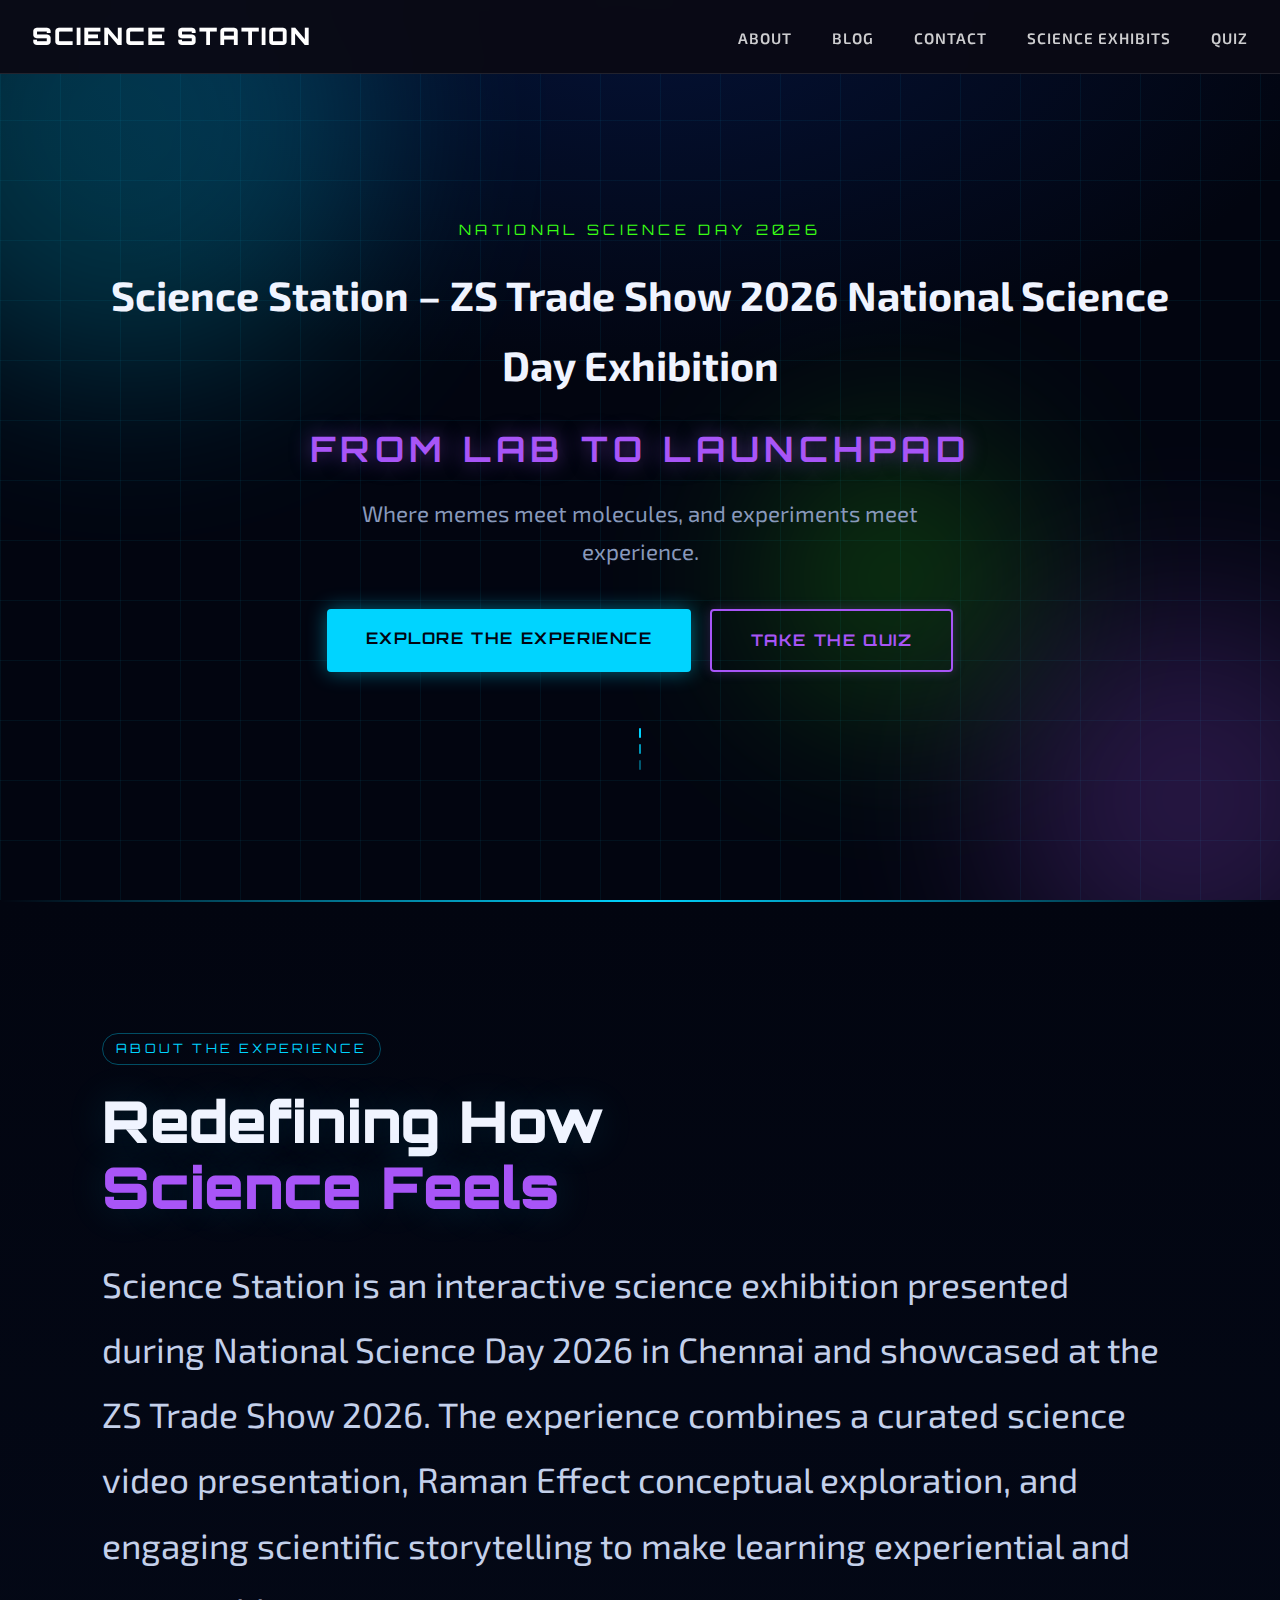
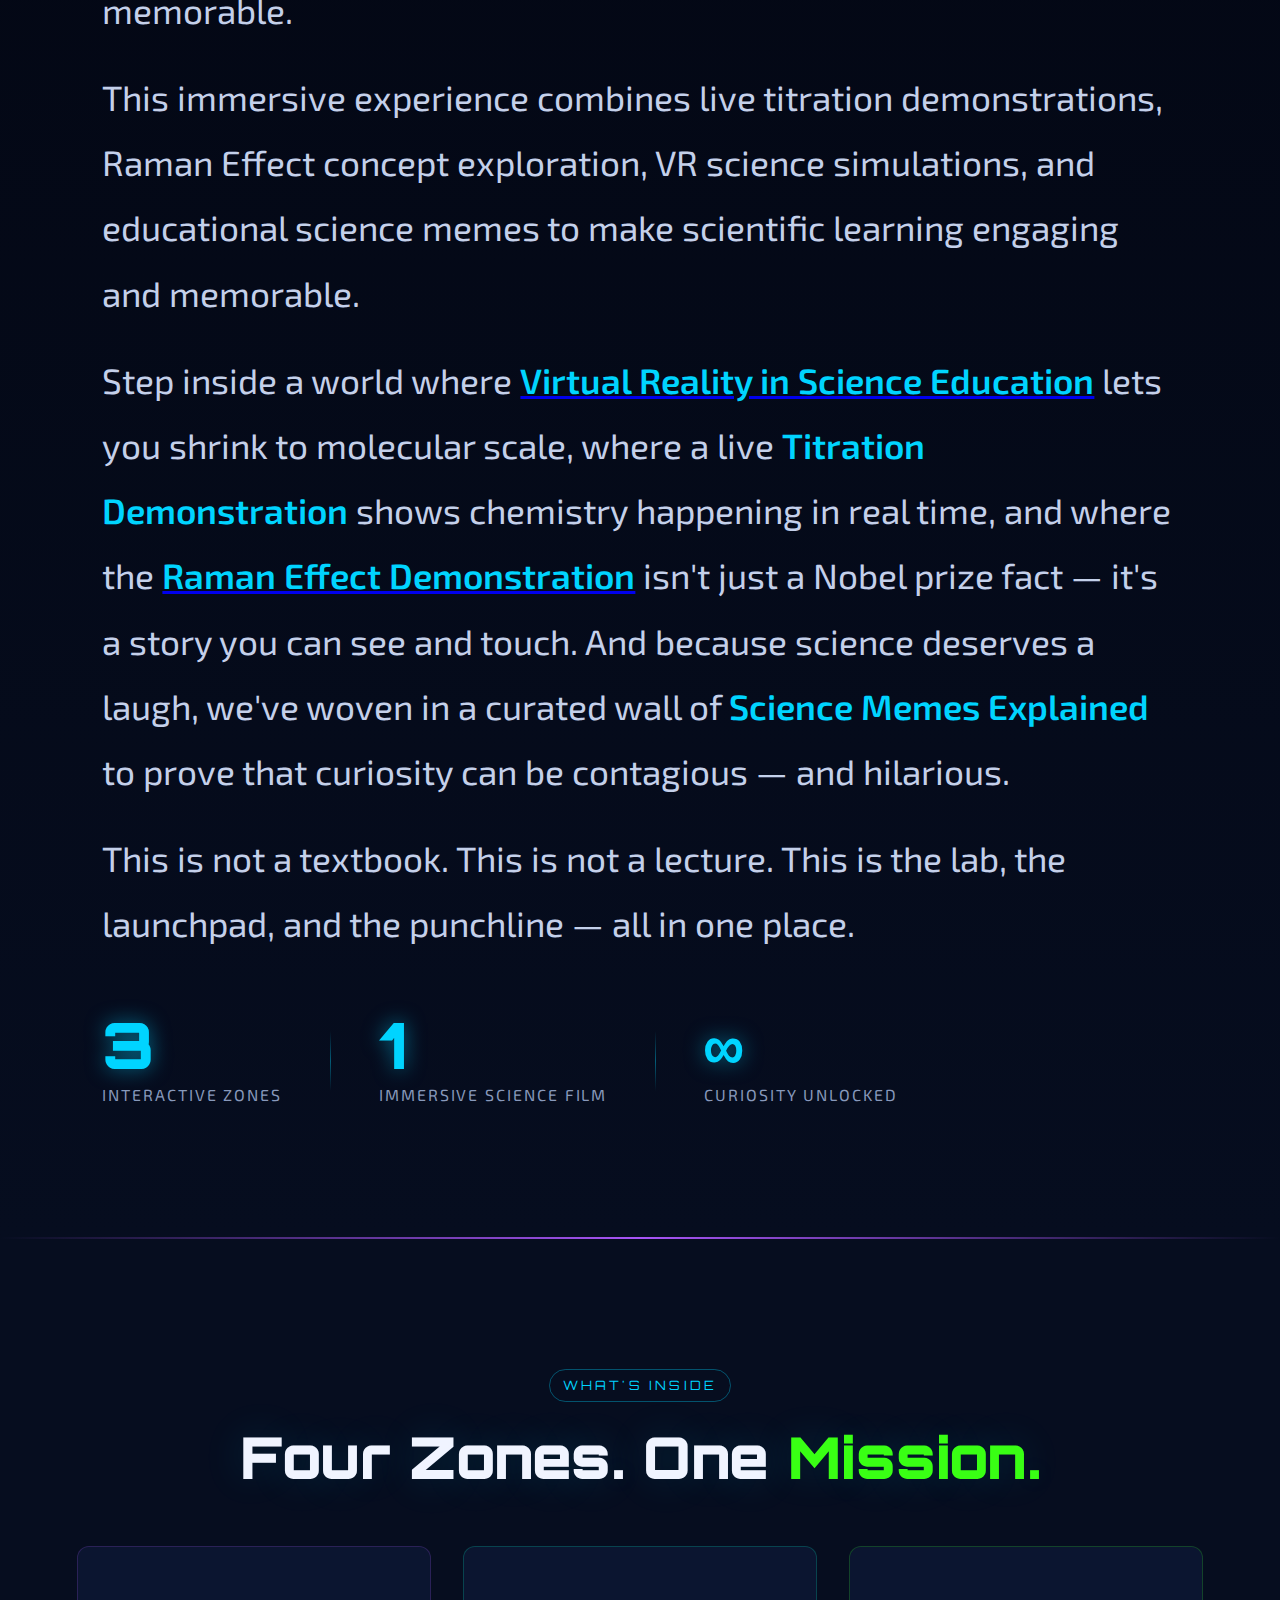
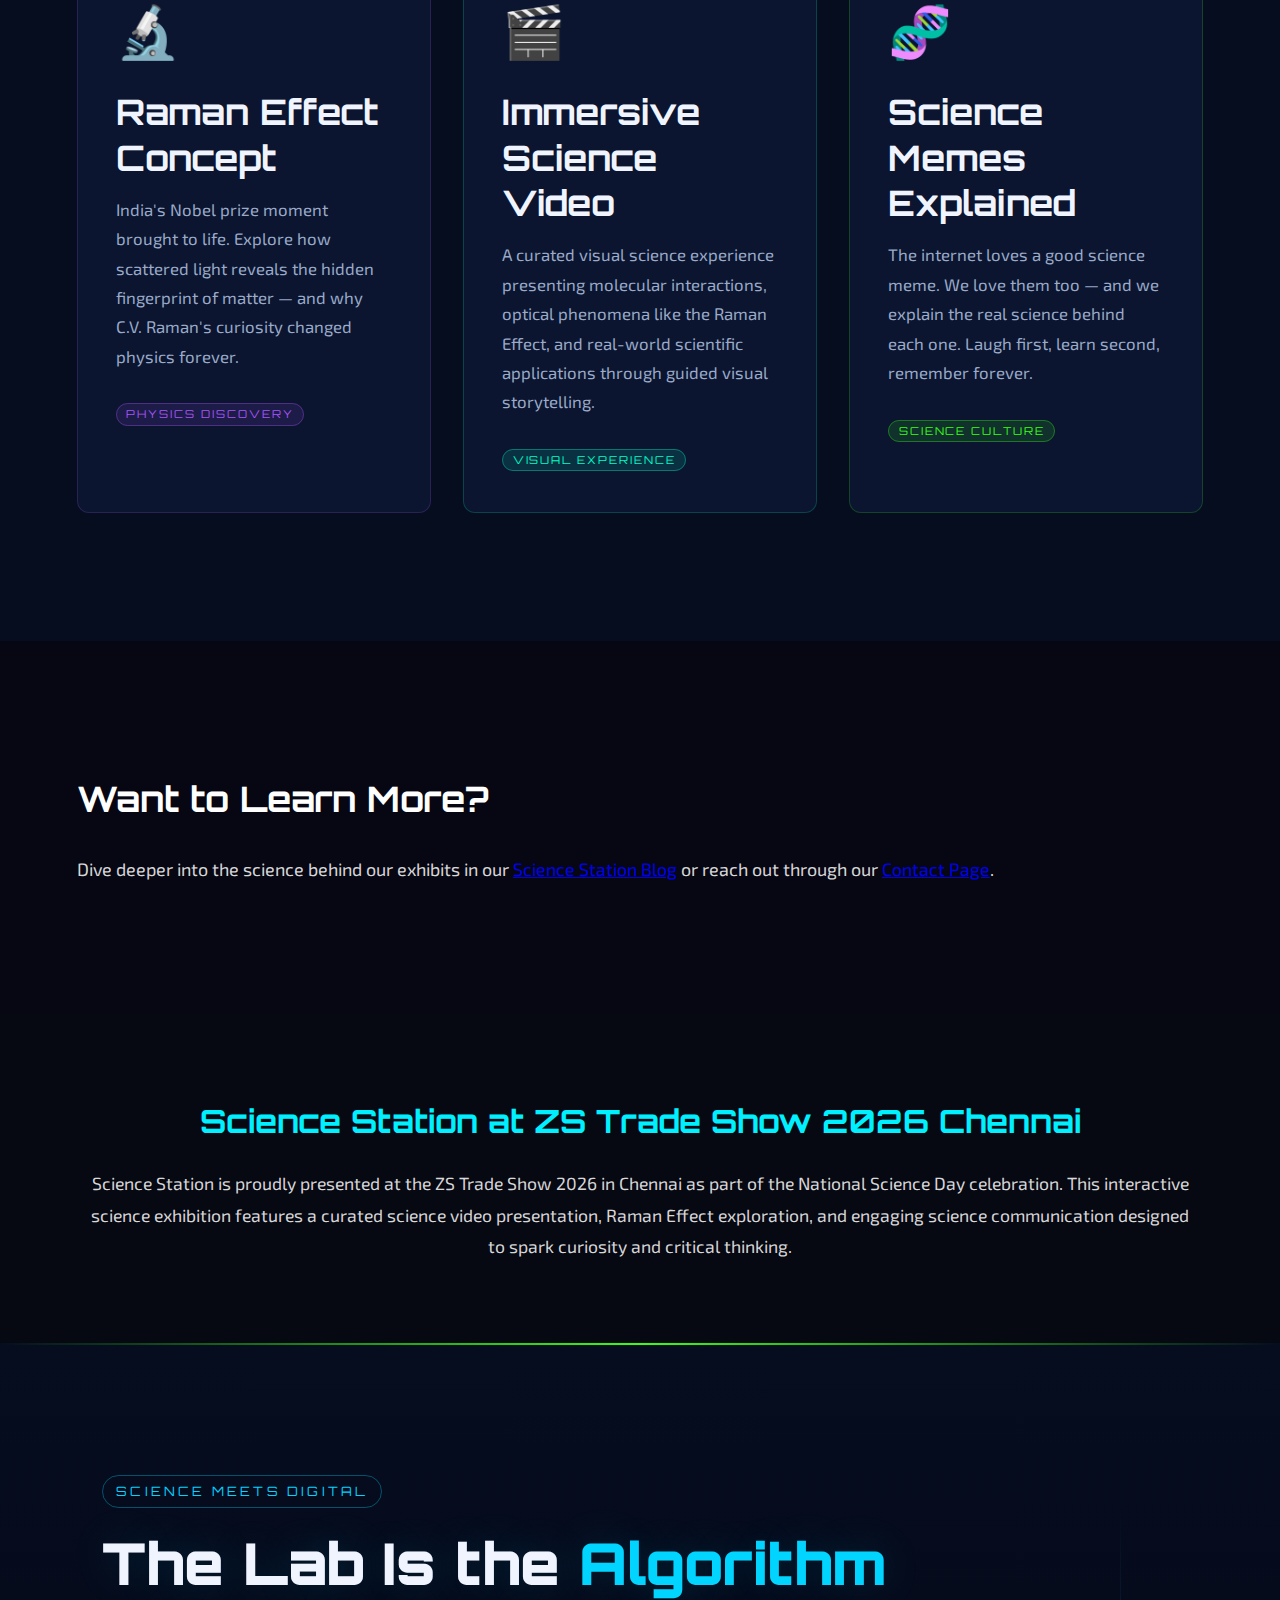
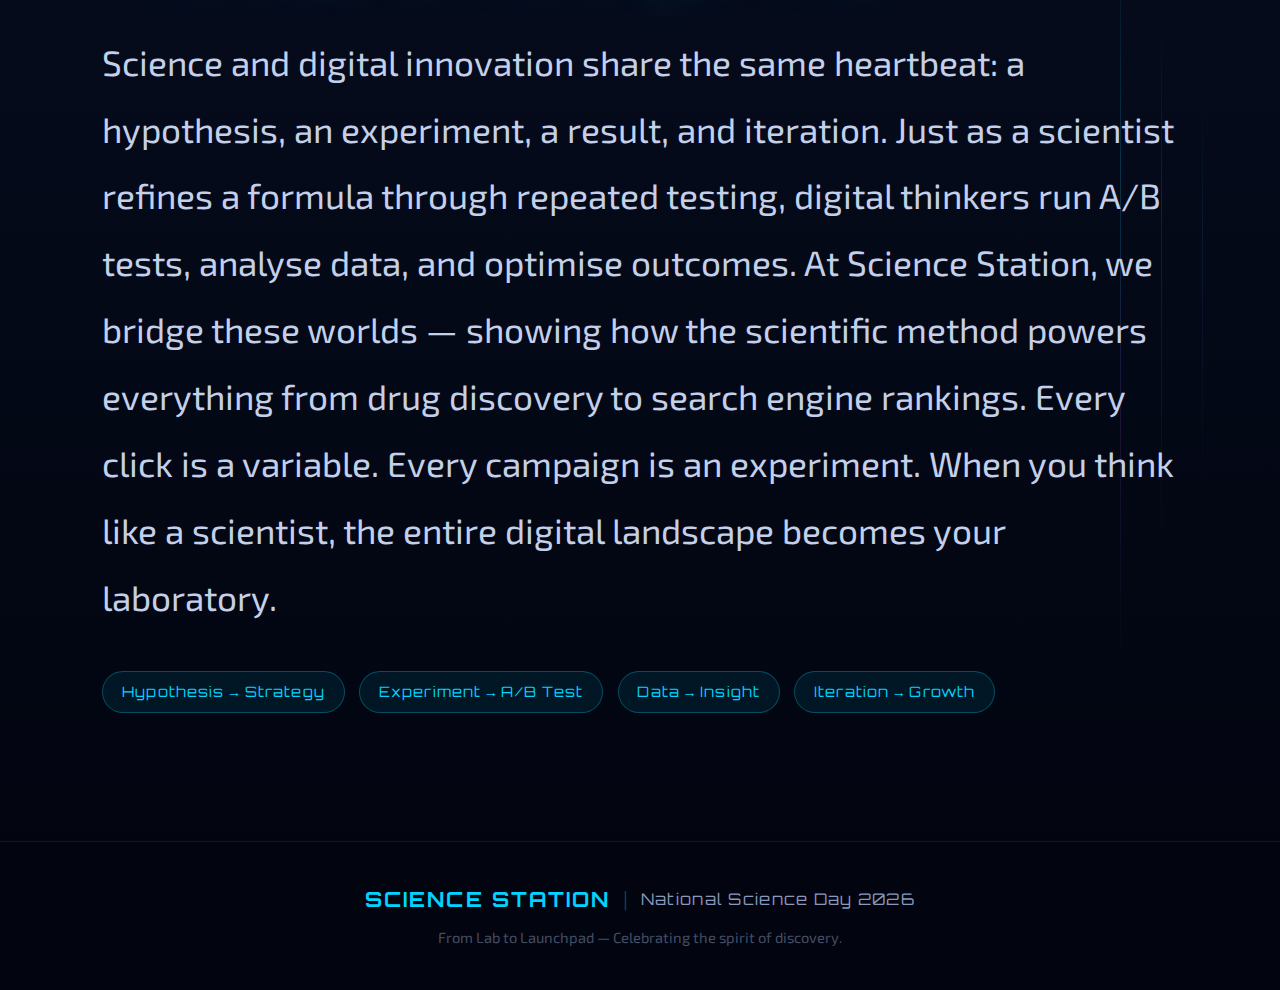
<file: index.html>
<!DOCTYPE html>
<html lang="en">
<head>
  <!-- =============================================
       Science Station | National Science Day 2026
       ============================================= -->
  <meta charset="UTF-8" />
  <meta name="viewport" content="width=device-width, initial-scale=1.0" />
 <title>
Science Station – National Science Day 2026 Chennai | ZS Trade Show 
</title>
 <meta name="description" content="Experience Science Station at National Science Day 2026 Chennai – an interactive
   science exhibition booth featuring a visual science experience, Raman Effect exploration, and educational science memes
   at ZS Trade Show 2026." />
  <meta name="google-site-verification" content="2whmG4C4TLPjBYQ-kxrLXzUNFqwLRfiEMMRJXEBq3P8" />
  <meta name="google-site-verification" content="wxtNDGMtQQc3NZcBytH3ipyzdHbHmURha-dZsEk5GqA" />

  <script type="application/ld+json">
{
  "@context": "https://schema.org",
  "@type": "Event",
  "name": "Science Station – National Science Day 2026",
  "description": ""An interactive science exhibition booth featuring a visual science experience,
    Raman Effect exploration and science communication displays."",
  "eventStatus": "https://schema.org/EventScheduled",
  "eventAttendanceMode": "https://schema.org/OfflineEventAttendanceMode"
}

</script>

 <script type="application/ld+json">
{
 "@context": "https://schema.org",
 "@type": "BreadcrumbList",
 "itemListElement": [{
   "@type": "ListItem",
   "position": 1,
   "name": "Science Station",
   "item": "https://science-station.vercel.app/"
 }]
}
</script>
  <!-- Preconnect for Google Fonts -->
  <link rel="preconnect" href="https://fonts.googleapis.com" />
  <link rel="preconnect" href="https://fonts.gstatic.com" crossorigin />
  <link href="https://fonts.googleapis.com/css2?family=Orbitron:wght@400;700;900&family=Exo+2:wght@300;400;600;700&display=swap" rel="stylesheet" />

  <link rel="stylesheet" href="index.css"/>
 <link rel="canonical" href="https://science-station.vercel.app/" />
  
  <meta property="og:title" content="Science Station – National Science Day 2026">
<meta property="og:description" content="Interactive science exhibition booth featuring a visual science experience,
  Raman Effect exploration, and science communication at ZS Trade Show 2026 Chennai.">
 <meta property="og:url" content="https://science-station.vercel.app/">
<meta property="og:image" content="https://science-station.vercel.app/favicon.png">
<meta property="og:type" content="website">

  <link rel="icon" type="image/png" href="favicon.png">

   <style>
    /* Navigation Styles */
    .navbar {
      position: fixed;
      top: 0;
      left: 0;
      right: 0;
      z-index: 9999;
      background: rgba(10, 10, 20, 0.95);
      backdrop-filter: blur(10px);
      border-bottom: 1px solid rgba(255, 255, 255, 0.1);
      padding: 1rem 2rem;
      transition: all 0.3s ease;
    }

    .navbar.scrolled {
      background: rgba(10, 10, 20, 0.98);
      box-shadow: 0 4px 20px rgba(0, 0, 0, 0.5);
    }

    .nav-container {
      max-width: 1400px;
      margin: 0 auto;
      display: flex;
      justify-content: space-between;
      align-items: center;
    }

    .nav-logo {
      font-family: 'Orbitron', sans-serif;
      font-size: 1.5rem;
      font-weight: 900;
      color: #fff;
      text-decoration: none;
      letter-spacing: 2px;
      transition: all 0.3s ease;
    }

    .nav-logo:hover {
      color: #00f0ff;
      text-shadow: 0 0 20px rgba(0, 240, 255, 0.5);
    }

    .nav-menu {
      display: flex;
      gap: 2.5rem;
      list-style: none;
      margin: 0;
      padding: 0;
    }

    .nav-link {
      color: rgba(255, 255, 255, 0.8);
      text-decoration: none;
      font-family: 'Exo 2', sans-serif;
      font-weight: 600;
      font-size: 0.95rem;
      text-transform: uppercase;
      letter-spacing: 1px;
      position: relative;
      transition: all 0.3s ease;
      padding: 0.5rem 0;
    }

    .nav-link::after {
      content: '';
      position: absolute;
      bottom: 0;
      left: 0;
      width: 0;
      height: 2px;
      background: linear-gradient(90deg, #00f0ff, #a855f7);
      transition: width 0.3s ease;
    }

    .nav-link:hover {
      color: #fff;
    }

    .nav-link:hover::after {
      width: 100%;
    }

    .nav-link.active {
      color: #00f0ff;
    }

    .nav-link.active::after {
      width: 100%;
    }

    /* Mobile Menu Toggle */
    .nav-toggle {
      display: none;
      flex-direction: column;
      gap: 5px;
      background: none;
      border: none;
      cursor: pointer;
      padding: 5px;
    }

    .nav-toggle span {
      width: 25px;
      height: 3px;
      background: #fff;
      border-radius: 2px;
      transition: all 0.3s ease;
    }

    .nav-toggle.active span:nth-child(1) {
      transform: rotate(45deg) translate(8px, 8px);
    }

    .nav-toggle.active span:nth-child(2) {
      opacity: 0;
    }

    .nav-toggle.active span:nth-child(3) {
      transform: rotate(-45deg) translate(7px, -7px);
    }

    /* Mobile Responsive */
    @media (max-width: 768px) {
      .nav-toggle {
        display: flex;
      }

      .nav-menu {
        position: fixed;
        top: 70px;
        left: -100%;
        width: 100%;
        height: calc(100vh - 70px);
        background: rgba(10, 10, 20, 0.98);
        flex-direction: column;
        gap: 0;
        padding: 2rem;
        transition: left 0.3s ease;
      }

      .nav-menu.active {
        left: 0;
      }

      .nav-menu li {
        width: 100%;
        border-bottom: 1px solid rgba(255, 255, 255, 0.1);
      }

      .nav-link {
        display: block;
        padding: 1rem 0;
        font-size: 1.1rem;
      }
    }

    /* Adjust hero section for navbar */
    .hero {
      padding-top: 80px;
    }

     .explore-more {
  padding: var(--section-pad) clamp(2rem, 6vw, 8rem);
  background: rgba(10, 10, 20, 0.5);
  text-align: left;
}

.explore-inner {
  max-width: 1200px;
  margin: 0 auto;
}

.explore-more h2 {
  font-family: var(--font-display);
  font-size: clamp(1.8rem, 3vw, 2.2rem);
  color: #fff;
  margin-bottom: 1.5rem;
  font-weight: 700;
}

.explore-more p {
  font-family: var(--font-body);
  font-size: clamp(1rem, 1.4vw, 1.15rem);
  color: rgba(255, 255, 255, 0.85);
  line-height: 1.8;
}

     /* Local SEO Section */
.local-seo {
  padding: 80px 20px;
  background: rgba(10, 10, 20, 0.6);
}

.local-seo-inner {
  max-width: 1100px;
  margin: 0 auto;
  text-align: center;
}

.local-seo h2 {
  font-family: 'Orbitron', sans-serif;
  font-size: clamp(1.6rem, 3vw, 2rem);
  color: #00f0ff;
  margin-bottom: 20px;
  font-weight: 700;
}

.local-seo p {
  font-family: 'Exo 2', sans-serif;
  font-size: clamp(1rem, 1.4vw, 1.1rem);
  color: rgba(255, 255, 255, 0.85);
  line-height: 1.8;
}
  </style>
  
</head>
<body>

  <!-- =============================================
       NAVIGATION MENU
       ============================================= -->
  <nav class="navbar" role="navigation">
    <div class="nav-container">
    <a href="/" class="nav-logo">SCIENCE STATION</a>
      
      <button class="nav-toggle" aria-label="Toggle navigation" onclick="toggleMenu()">
        <span></span>
        <span></span>
        <span></span>
      </button>

      <ul class="nav-menu" id="navMenu">
        <li><a href="about.html" class="nav-link">About</a></li>
        <li><a href="blog/." class="nav-link">Blog</a></li>
        <li><a href="contact.html" class="nav-link">Contact</a></li>
        <li><a href="#features" class="nav-link">Science Exhibits</a></li>
        <li><a href="#quiz" class="nav-link">Quiz</a></li>
      </ul>
    </div>
  </nav>

  <!-- =============================================
       HERO SECTION
       ============================================= -->
  <header class="hero" role="banner">
    <!-- Animated background grid -->
    <div class="hero-grid" aria-hidden="true"></div>
    <!-- Floating orbs for depth -->
    <div class="orb orb-1" aria-hidden="true"></div>
    <div class="orb orb-2" aria-hidden="true"></div>
    <div class="orb orb-3" aria-hidden="true"></div>

    <div class="hero-content">
      <!-- Eyebrow label -->
      <span class="hero-eyebrow">National Science Day 2026</span>

      <!-- ONE H1 on the entire page -->
   <!-- ONE H1 on the entire page -->
   <h1>
Science Station – ZS Trade Show 2026 National Science Day Exhibition
</h1>
      
      <p class="hero-sub">From Lab to Launchpad</p>
      <p class="hero-tagline">
        Where memes meet molecules, and experiments meet experience.
      </p>

      <div class="hero-cta">
        <a href="#features" class="btn btn-primary">Explore the Experience</a>
        <a href="#quiz" class="btn btn-outline">Take the Quiz</a>
      </div>



      <!-- Scroll indicator -->
      <div class="scroll-hint" aria-hidden="true">
        <span></span>
        <span></span>
        <span></span>
      </div>
    </div>
  </header>

  <!-- =============================================
       ABOUT SECTION
       ============================================= -->
  <section class="about" id="about" aria-labelledby="about-heading">
    <div class="about-inner">
      <div class="section-tag">About the Experience</div>
      <h2 id="about-heading" class="section-title">
        Redefining How<br /><span class="accent-purple">Science Feels</span>
      </h2>
     <p class="about-text">
Science Station is an interactive science exhibition presented during National Science Day 2026 in Chennai 
       and showcased at the ZS Trade Show 2026. The experience combines a curated science video presentation, Raman Effect
       conceptual exploration, and engaging scientific storytelling to make learning experiential and memorable.
</p>
        <p class="about-text">
 This immersive experience combines live titration demonstrations, 
          Raman Effect concept exploration, VR science simulations, and educational science memes to make scientific learning engaging and memorable.
</p>
       <p class="about-text">
        Step inside a world where <a href="blog.html#vr-science" class="inline-link"><strong>Virtual Reality in Science Education</strong></a> lets you shrink
        to molecular scale, where a live <strong>Titration Demonstration</strong>
        shows chemistry happening in real time, and where the
       <a href="blog.html#raman-effect" class="inline-link"><strong>Raman Effect Demonstration</strong></a>  isn't just a Nobel prize fact — it's a
        story you can see and touch. And because science deserves a laugh,
        we've woven in a curated wall of <strong>Science Memes Explained</strong>
        to prove that curiosity can be contagious — and hilarious.
      </p>
      <p class="about-text">
        This is not a textbook. This is not a lecture. This is the lab,
        the launchpad, and the punchline — all in one place.
      </p>

      <!-- Stats row -->
      <div class="stats-row">
        <div class="stat">
          <span class="stat-num">3</span>
          <span class="stat-label">Interactive Zones</span>
        </div>
        <div class="stat-divider" aria-hidden="true"></div>
        <div class="stat">
          <span class="stat-num">1</span>
          <span class="stat-label">Immersive Science Film</span>
        </div>
        <div class="stat-divider" aria-hidden="true"></div>
        <div class="stat">
          <span class="stat-num">∞</span>
          <span class="stat-label">Curiosity Unlocked</span>
        </div>
      </div>
    </div>
  </section>

  <!-- =============================================
       FEATURES SECTION
       ============================================= -->
  <section class="features" id="features" aria-labelledby="features-heading">
    <div class="section-tag">What's Inside</div>
    <h2 id="features-heading" class="section-title">
      Four Zones. One <span class="accent-green">Mission.</span>
    </h2>

    <div class="cards-grid">

      <!-- Card 1 -->
      <!-- Card 2 -->
      <article class="card card--purple">
        <div class="card-icon" aria-hidden="true">🔬</div>
        <h3 class="card-title">Raman Effect Concept</h3>
        <p class="card-desc">
          India's Nobel prize moment brought to life. Explore how scattered
          light reveals the hidden fingerprint of matter — and why C.V. Raman's
          curiosity changed physics forever.
        </p>
        <span class="card-tag">Physics Discovery</span>
      </article>

      <!-- Card 3 -->
      <article class="card card--teal">
  <div class="card-icon" aria-hidden="true">🎬</div>
  <h3 class="card-title">Immersive Science Video</h3>
  <p class="card-desc">
    A curated visual science experience presenting molecular interactions,
    optical phenomena like the Raman Effect, and real-world scientific
    applications through guided visual storytelling.
  </p>
  <span class="card-tag">Visual Experience</span>
</article>

      <!-- Card 4 -->
      <article class="card card--green">
        <div class="card-icon" aria-hidden="true">🧬</div>
        <h3 class="card-title">Science Memes Explained</h3>
        <p class="card-desc">
          The internet loves a good science meme. We love them too — and we
          explain the real science behind each one. Laugh first, learn second,
          remember forever.
        </p>
        <span class="card-tag">Science Culture</span>
      </article>

    </div>
  </section>

         <section class="explore-more">
  <div class="explore-inner">
    <h2>Want to Learn More?</h2>
    <p>
      Dive deeper into the science behind our exhibits in our 
      <a href="blog.html" class="inline-link">Science Station Blog</a> 
      or reach out through our 
      <a href="contact.html" class="inline-link">Contact Page</a>.
    </p>
  </div>
</section>
  
  <section class="local-seo">
  <div class="local-seo-inner">
    <h2>Science Station at ZS Trade Show 2026 Chennai</h2>
    <p>
  Science Station is proudly presented at the ZS Trade Show 2026 in Chennai as part of the National Science Day celebration. This interactive science exhibition features a curated science video presentation, Raman Effect exploration, and engaging science communication designed to spark curiosity and critical thinking.
</p>
  </div>
</section>
  <!-- =============================================
       SCIENCE + DIGITAL SECTION
       ============================================= -->
  <section class="digital" id="digital" aria-labelledby="digital-heading">
    <div class="digital-inner">
      <div class="section-tag">Science Meets Digital</div>
      <h2 id="digital-heading" class="section-title">
        The Lab Is the <span class="accent-neon">Algorithm</span>
      </h2>
      <p class="digital-text">
        Science and digital innovation share the same heartbeat: a hypothesis,
        an experiment, a result, and iteration. Just as a scientist refines a
        formula through repeated testing, digital thinkers run A/B tests,
        analyse data, and optimise outcomes. At Science Station, we bridge
        these worlds — showing how the scientific method powers everything from
        drug discovery to search engine rankings. Every click is a variable.
        Every campaign is an experiment. When you think like a scientist, the
        entire digital landscape becomes your laboratory.
      </p>
      <div class="digital-pills">
        <span class="pill">Hypothesis → Strategy</span>
        <span class="pill">Experiment → A/B Test</span>
        <span class="pill">Data → Insight</span>
        <span class="pill">Iteration → Growth</span>
      </div>
    </div>

    <!-- Decorative lines -->
    <div class="deco-lines" aria-hidden="true">
      <div class="dline"></div>
      <div class="dline"></div>
      <div class="dline"></div>
    </div>
  </section>

  <!-- =============================================
       FOOTER
       ============================================= -->
  <footer class="footer" role="contentinfo">
    <div class="footer-inner">
      <span class="footer-brand">Science Station</span>
      <span class="footer-sep" aria-hidden="true">|</span>
      <span class="footer-copy">National Science Day 2026</span>
    </div>
    <p class="footer-sub">From Lab to Launchpad — Celebrating the spirit of discovery.</p>
  </footer>

  <script defer>
    // Mobile menu toggle
    function toggleMenu() {
      const navMenu = document.getElementById('navMenu');
      const navToggle = document.querySelector('.nav-toggle');
      navMenu.classList.toggle('active');
      navToggle.classList.toggle('active');
    }

    // Navbar scroll effect
    window.addEventListener('scroll', function() {
      const navbar = document.querySelector('.navbar');
      if (window.scrollY > 50) {
        navbar.classList.add('scrolled');
      } else {
        navbar.classList.remove('scrolled');
      }
    });

    // Close mobile menu when clicking a link
    document.querySelectorAll('.nav-link').forEach(link => {
      link.addEventListener('click', function() {
        const navMenu = document.getElementById('navMenu');
        const navToggle = document.querySelector('.nav-toggle');
        navMenu.classList.remove('active');
        navToggle.classList.remove('active');
      });
    });

    // Active link on scroll
    window.addEventListener('scroll', function() {
      const sections = document.querySelectorAll('section[id]');
      const scrollY = window.pageYOffset;

      sections.forEach(section => {
        const sectionHeight = section.offsetHeight;
        const sectionTop = section.offsetTop - 100;
        const sectionId = section.getAttribute('id');
        const navLink = document.querySelector(`.nav-link[href="#${sectionId}"]`);

        if (scrollY > sectionTop && scrollY <= sectionTop + sectionHeight) {
          document.querySelectorAll('.nav-link').forEach(link => {
            link.classList.remove('active');
          });
          if (navLink) {
            navLink.classList.add('active');
          }
        }
      });
    });
  </script>

</body>
</html>
</file>
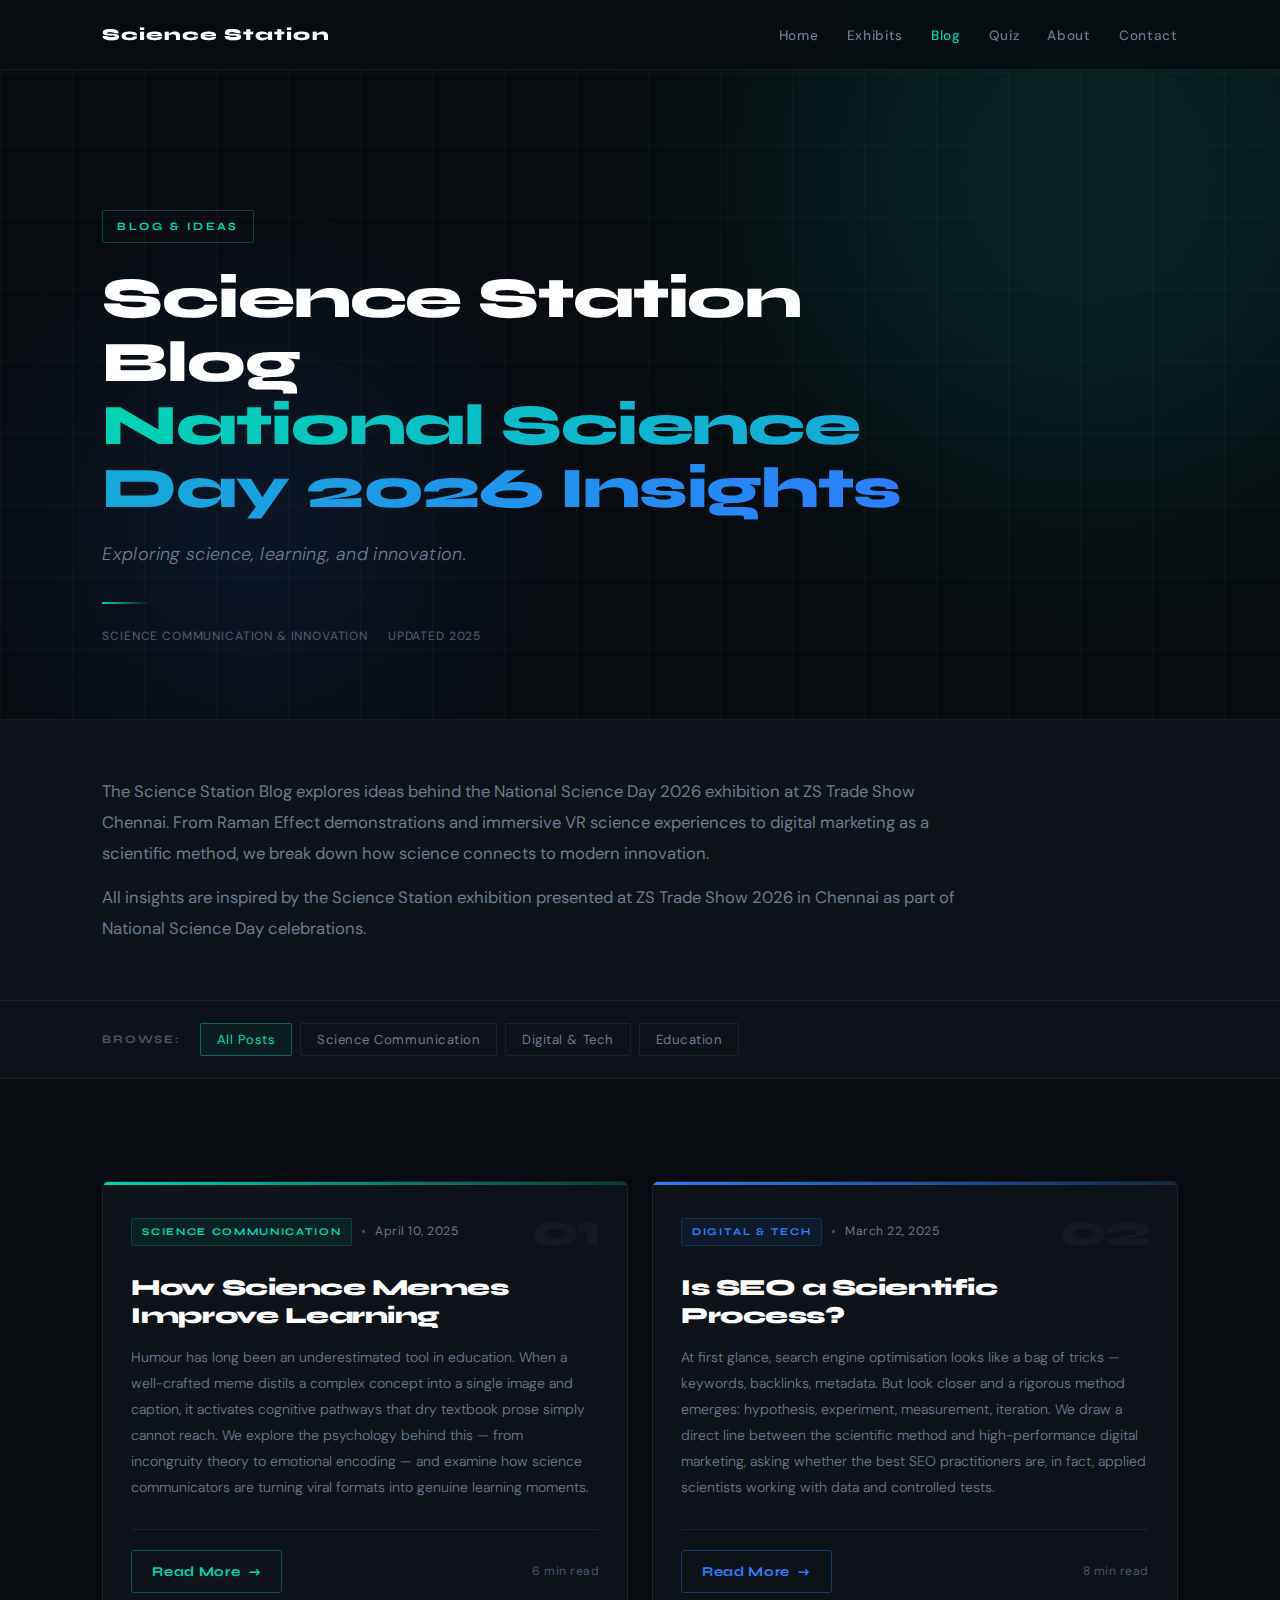
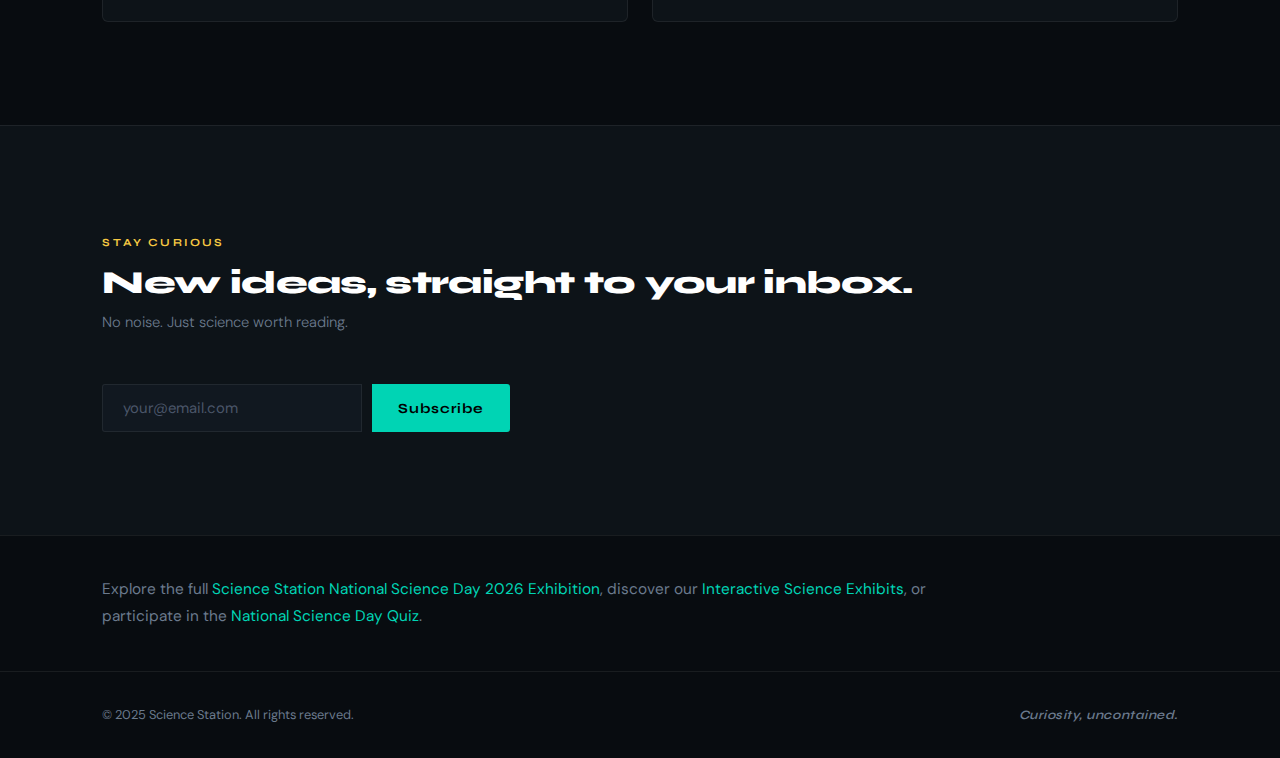
<file: blog/index.html>
<!DOCTYPE html>
<html lang="en">
<head>
  <meta charset="UTF-8" />
  <meta name="viewport" content="width=device-width, initial-scale=1.0" />
  <title>Science Station Blog | National Science Day 2026 Chennai – ZS Trade Show</title>

  <meta name="description" content="Explore Science Station blog articles on science communication, VR learning, Raman Effect demonstrations, SEO as a scientific process, and National Science Day 2026 insights from ZS Trade Show Chennai." />
  <link rel="canonical" href="https://science-station.vercel.app/blog.html" />
  <meta property="og:title" content="Science Station Blog – National Science Day 2026 Chennai">
  <meta property="og:description" content="Insights on science communication, VR education, Raman Effect, and digital innovation from Science Station at ZS Trade Show 2026 Chennai.">
  <meta property="og:type" content="website">
  <meta property="og:url" content="https://science-station.vercel.app/blog.html">
  <meta property="og:image" content="https://science-station.vercel.app/favicon.png">

  <link rel="preconnect" href="https://fonts.googleapis.com" />
  <link rel="preconnect" href="https://fonts.gstatic.com" crossorigin />
  <link href="https://fonts.googleapis.com/css2?family=Syne:wght@400;600;700;800&family=DM+Sans:ital,opsz,wght@0,9..40,300;0,9..40,400;0,9..40,500;1,9..40,300&display=swap" rel="stylesheet" />

  <script type="application/ld+json">
  {
    "@context": "https://schema.org",
    "@type": "Blog",
    "name": "Science Station Blog",
    "url": "https://science-station.vercel.app/blog.html",
    "description": "Insights on science communication, VR education, Raman Effect, and National Science Day 2026 exhibition at ZS Trade Show Chennai."
  }
  </script>

  <style>
    /* ── Reset ── */
    *, *::before, *::after { box-sizing: border-box; margin: 0; padding: 0; }

    :root {
      --bg:           #080c10;
      --surface:      #0d1318;
      --surface-2:    #111820;
      --surface-3:    #161e28;
      --border:       rgba(255,255,255,0.07);
      --border-hover: rgba(255,255,255,0.14);
      --text:         #e8edf2;
      --muted:        #6b7a8d;
      --muted-2:      #4a5568;

      --accent-teal:  #00d4b4;
      --accent-blue:  #2d7dff;
      --accent-gold:  #f5c842;

      --font-display: 'Syne', sans-serif;
      --font-body:    'DM Sans', sans-serif;

      --pad-x:        8vw;
      --section-pad:  clamp(60px, 8vw, 110px);
    }

    html { scroll-behavior: smooth; }

    body {
      background: var(--bg);
      color: var(--text);
      font-family: var(--font-body);
      font-size: clamp(15px, 1.05vw, 17px);
      line-height: 1.75;
      -webkit-font-smoothing: antialiased;
      overflow-x: hidden;
    }

    .sr-only {
      position: absolute;
      width: 1px; height: 1px;
      padding: 0; margin: -1px;
      overflow: hidden;
      clip: rect(0,0,0,0);
      white-space: nowrap;
      border: 0;
    }

    /* ── NAV ── */
    .nav {
      position: fixed;
      top: 0; left: 0; right: 0;
      z-index: 100;
      display: flex;
      align-items: center;
      justify-content: space-between;
      padding: 20px var(--pad-x);
      background: rgba(8,12,16,0.88);
      backdrop-filter: blur(16px);
      border-bottom: 1px solid var(--border);
    }

    .nav__logo {
      font-family: var(--font-display);
      font-weight: 800;
      font-size: 1.05rem;
      letter-spacing: 0.06em;
      color: #fff;
      text-decoration: none;
    }

    .nav__links {
      list-style: none;
      display: flex;
      gap: 28px;
    }
    .nav__links a {
      text-decoration: none;
      color: var(--muted);
      font-size: 0.85rem;
      letter-spacing: 0.05em;
      font-weight: 500;
      transition: color 0.2s;
    }
    .nav__links a:hover,
    .nav__links a.active { color: var(--accent-teal); }

    /* ── HERO ── */
    .hero {
      position: relative;
      min-height: 80vh;
      display: flex;
      align-items: flex-end;
      padding: 130px var(--pad-x) 72px;
      overflow: hidden;
      border-bottom: 1px solid var(--border);
    }

    .hero__bg-lines {
      position: absolute;
      inset: 0;
      background-image:
        linear-gradient(rgba(255,255,255,0.022) 1px, transparent 1px),
        linear-gradient(90deg, rgba(255,255,255,0.022) 1px, transparent 1px);
      background-size: 72px 72px;
      pointer-events: none;
    }

    .hero__orb {
      position: absolute;
      border-radius: 50%;
      filter: blur(110px);
      pointer-events: none;
    }
    .hero__orb--1 {
      width: 50vw; height: 50vw;
      background: var(--accent-teal);
      opacity: 0.10;
      top: -20%; right: -10%;
      animation: orb-float 16s ease-in-out infinite alternate;
    }
    .hero__orb--2 {
      width: 30vw; height: 30vw;
      background: var(--accent-blue);
      opacity: 0.10;
      bottom: 0; left: 5%;
      animation: orb-float 12s ease-in-out infinite alternate-reverse;
    }

    @keyframes orb-float {
      from { transform: translate(0, 0) scale(1); }
      to   { transform: translate(4%, 6%) scale(1.1); }
    }

    .hero__content {
      position: relative;
      z-index: 2;
      max-width: 820px;
    }

    .hero__eyebrow {
      display: inline-block;
      font-family: var(--font-display);
      font-size: 0.7rem;
      font-weight: 700;
      letter-spacing: 0.22em;
      text-transform: uppercase;
      color: var(--accent-teal);
      border: 1px solid rgba(0,212,180,0.3);
      padding: 6px 14px;
      border-radius: 2px;
      margin-bottom: 24px;
    }

    .hero__h1 {
      font-family: var(--font-display);
      font-size: clamp(2.2rem, 4.5vw, 4rem);
      font-weight: 800;
      line-height: 1.1;
      letter-spacing: -0.02em;
      color: #fff;
      margin-bottom: 18px;
    }
    .hero__h1 em {
      font-style: normal;
      background: linear-gradient(130deg, var(--accent-teal) 0%, var(--accent-blue) 100%);
      -webkit-background-clip: text;
      -webkit-text-fill-color: transparent;
      background-clip: text;
    }

    .hero__sub {
      font-size: clamp(0.95rem, 1.4vw, 1.15rem);
      color: var(--muted);
      font-weight: 300;
      font-style: italic;
      letter-spacing: 0.02em;
      margin-bottom: 32px;
    }

    .hero__divider {
      width: 48px;
      height: 2px;
      background: linear-gradient(90deg, var(--accent-teal), transparent);
      margin-bottom: 22px;
    }

    .hero__meta {
      display: flex;
      gap: 20px;
      flex-wrap: wrap;
    }
    .hero__meta span {
      font-size: 0.75rem;
      letter-spacing: 0.07em;
      text-transform: uppercase;
      color: var(--muted-2);
      font-weight: 500;
    }

    /* ── BLOG INTRO ── */
    .blog-intro {
      padding: 56px var(--pad-x);
      border-bottom: 1px solid var(--border);
      background: var(--surface);
      max-width: 100%;
    }

    .blog-intro p {
      max-width: 860px;
      font-size: clamp(0.95rem, 1.3vw, 1.1rem);
      color: var(--muted);
      line-height: 1.85;
      margin-bottom: 14px;
    }
    .blog-intro p:last-child { margin-bottom: 0; }

    /* ── FILTER BAR ── */
    .filter-bar {
      display: flex;
      align-items: center;
      gap: 20px;
      padding: 22px var(--pad-x);
      border-bottom: 1px solid var(--border);
      background: var(--surface);
      flex-wrap: wrap;
    }

    .filter-bar__label {
      font-family: var(--font-display);
      font-size: 0.72rem;
      font-weight: 700;
      letter-spacing: 0.15em;
      text-transform: uppercase;
      color: var(--muted-2);
      flex-shrink: 0;
    }

    .filter-bar__list {
      list-style: none;
      display: flex;
      gap: 8px;
      flex-wrap: wrap;
    }

    .filter-btn {
      background: transparent;
      border: 1px solid var(--border);
      color: var(--muted);
      font-family: var(--font-body);
      font-size: 0.82rem;
      letter-spacing: 0.04em;
      padding: 7px 16px;
      border-radius: 2px;
      cursor: pointer;
      transition: color 0.2s, border-color 0.2s, background 0.2s;
    }
    .filter-btn:hover {
      color: var(--text);
      border-color: var(--border-hover);
      background: rgba(255,255,255,0.04);
    }
    .filter-btn--active {
      color: var(--accent-teal);
      border-color: rgba(0,212,180,0.4);
      background: rgba(0,212,180,0.06);
    }

    /* ── POSTS GRID ── */
    .posts {
      padding: var(--section-pad) var(--pad-x);
    }

    .posts__grid {
      display: grid;
      grid-template-columns: repeat(2, 1fr);
      gap: 24px;
      max-width: 1200px;
    }

    /* ── BLOG CARD ── */
    .card {
      position: relative;
      background: var(--surface);
      border: 1px solid var(--border);
      border-radius: 6px;
      overflow: hidden;
      display: flex;
      flex-direction: column;
      transition: border-color 0.3s, transform 0.3s, box-shadow 0.3s;
    }
    .card:hover {
      border-color: var(--border-hover);
      transform: translateY(-5px);
      box-shadow: 0 20px 50px rgba(0,0,0,0.4);
    }

    .card__accent {
      height: 3px;
      width: 100%;
      flex-shrink: 0;
    }
    .card__accent--teal {
      background: linear-gradient(90deg, var(--accent-teal), rgba(0,212,180,0.2));
    }
    .card__accent--blue {
      background: linear-gradient(90deg, var(--accent-blue), rgba(45,125,255,0.2));
    }

    .card__header {
      display: flex;
      align-items: center;
      justify-content: space-between;
      padding: 24px 28px 0;
    }

    .card__meta {
      display: flex;
      align-items: center;
      gap: 10px;
      flex-wrap: wrap;
    }

    .card__tag {
      font-family: var(--font-display);
      font-size: 0.65rem;
      font-weight: 700;
      letter-spacing: 0.16em;
      text-transform: uppercase;
      color: var(--accent-teal);
      background: rgba(0,212,180,0.08);
      border: 1px solid rgba(0,212,180,0.2);
      padding: 4px 10px;
      border-radius: 2px;
    }
    .card__tag--blue {
      color: var(--accent-blue);
      background: rgba(45,125,255,0.08);
      border-color: rgba(45,125,255,0.2);
    }

    .card__dot {
      width: 3px; height: 3px;
      border-radius: 50%;
      background: var(--muted-2);
      flex-shrink: 0;
    }

    .card__date {
      font-size: 0.76rem;
      color: var(--muted);
      letter-spacing: 0.04em;
    }

    .card__num {
      font-family: var(--font-display);
      font-size: 2.8rem;
      font-weight: 800;
      color: rgba(255,255,255,0.04);
      line-height: 1;
      letter-spacing: -0.04em;
      user-select: none;
      flex-shrink: 0;
    }

    .card__body {
      padding: 20px 28px 28px;
      display: flex;
      flex-direction: column;
      flex: 1;
    }

    .card__title {
      font-family: var(--font-display);
      font-size: clamp(1.2rem, 1.8vw, 1.55rem);
      font-weight: 800;
      line-height: 1.22;
      letter-spacing: -0.02em;
      color: #fff;
      margin-bottom: 14px;
    }

    .card__desc {
      color: var(--muted);
      font-size: clamp(0.88rem, 1vw, 0.97rem);
      line-height: 1.85;
      font-weight: 300;
      flex: 1;
      margin-bottom: 28px;
    }

    .card__footer {
      display: flex;
      align-items: center;
      justify-content: space-between;
      border-top: 1px solid var(--border);
      padding-top: 20px;
      margin-top: auto;
    }

    .card__btn {
      display: inline-flex;
      align-items: center;
      gap: 8px;
      font-family: var(--font-display);
      font-weight: 700;
      font-size: 0.85rem;
      letter-spacing: 0.05em;
      text-decoration: none;
      color: var(--accent-teal);
      border: 1.5px solid rgba(0,212,180,0.35);
      padding: 9px 20px;
      border-radius: 3px;
      transition: background 0.25s, border-color 0.25s, transform 0.2s;
    }
    .card__btn:hover {
      background: rgba(0,212,180,0.1);
      border-color: rgba(0,212,180,0.7);
      transform: translateX(3px);
    }
    .card__btn--blue {
      color: var(--accent-blue);
      border-color: rgba(45,125,255,0.35);
    }
    .card__btn--blue:hover {
      background: rgba(45,125,255,0.1);
      border-color: rgba(45,125,255,0.7);
    }

    .card__btn-arrow {
      transition: transform 0.2s;
      display: inline-block;
    }
    .card__btn:hover .card__btn-arrow { transform: translateX(4px); }

    .card__read-time {
      font-size: 0.76rem;
      color: var(--muted-2);
      letter-spacing: 0.04em;
    }

    /* ── NEWSLETTER ── */
    .newsletter {
      padding: var(--section-pad) var(--pad-x);
      border-top: 1px solid var(--border);
      background: var(--surface);
    }

    .newsletter__inner {
      display: flex;
      align-items: center;
      justify-content: space-between;
      gap: 48px;
      flex-wrap: wrap;
      max-width: 1200px;
    }

    .newsletter__eyebrow {
      display: inline-block;
      font-family: var(--font-display);
      font-size: 0.68rem;
      font-weight: 700;
      letter-spacing: 0.2em;
      text-transform: uppercase;
      color: var(--accent-gold);
      margin-bottom: 12px;
    }

    .newsletter__title {
      font-family: var(--font-display);
      font-size: clamp(1.4rem, 2.5vw, 2.1rem);
      font-weight: 800;
      line-height: 1.2;
      letter-spacing: -0.02em;
      color: #fff;
      margin-bottom: 8px;
    }

    .newsletter__sub {
      color: var(--muted);
      font-size: 0.92rem;
      font-weight: 300;
    }

    .newsletter__form {
      display: flex;
      gap: 0;
      flex-shrink: 0;
      flex-wrap: wrap;
      gap: 10px;
    }

    .newsletter__input {
      background: var(--surface-2);
      border: 1px solid var(--border);
      color: var(--text);
      font-family: var(--font-body);
      font-size: 0.93rem;
      padding: 13px 20px;
      border-radius: 3px 0 0 3px;
      outline: none;
      width: 260px;
      transition: border-color 0.2s;
    }
    .newsletter__input::placeholder { color: var(--muted-2); }
    .newsletter__input:focus { border-color: rgba(0,212,180,0.5); }

    .newsletter__btn {
      background: var(--accent-teal);
      color: #000;
      font-family: var(--font-display);
      font-weight: 700;
      font-size: 0.88rem;
      letter-spacing: 0.06em;
      padding: 13px 26px;
      border: none;
      border-radius: 0 3px 3px 0;
      cursor: pointer;
      transition: background 0.25s, transform 0.2s;
      white-space: nowrap;
    }
    .newsletter__btn:hover {
      background: #00ffe6;
      transform: translateX(2px);
    }

    /* ── BLOG LINKS ── */
    .blog-links {
      padding: 40px var(--pad-x);
      border-top: 1px solid var(--border);
      background: var(--bg);
    }

    .blog-links p {
      max-width: 860px;
      font-size: clamp(0.9rem, 1.2vw, 1rem);
      color: var(--muted);
      line-height: 1.8;
    }

    .blog-links a {
      color: var(--accent-teal);
      text-decoration: none;
      transition: opacity 0.2s;
    }
    .blog-links a:hover {
      opacity: 0.75;
      text-decoration: underline;
    }

    /* ── FOOTER ── */
    .footer {
      padding: 32px var(--pad-x);
      border-top: 1px solid var(--border);
      display: flex;
      align-items: center;
      justify-content: space-between;
      flex-wrap: wrap;
      gap: 8px;
      font-size: 0.8rem;
      color: var(--muted);
    }
    .footer__tagline {
      font-family: var(--font-display);
      font-style: italic;
      font-weight: 600;
      letter-spacing: 0.04em;
    }

    /* ── RESPONSIVE ── */
    @media (max-width: 860px) {
      .posts__grid { grid-template-columns: 1fr; }
      .newsletter__inner { flex-direction: column; align-items: flex-start; }
      .newsletter__input { width: 100%; border-radius: 3px; }
      .newsletter__btn { border-radius: 3px; }
      .newsletter__form { width: 100%; flex-direction: column; }
    }

    @media (max-width: 600px) {
      :root { --pad-x: 6vw; }
      .nav__links { display: none; }
      .hero { min-height: 60vh; }
      .card__header { padding: 20px 20px 0; }
      .card__body { padding: 18px 20px 24px; }
      .footer { flex-direction: column; text-align: center; }
    }
  </style>
</head>
<body>

  <!-- ── NAV ── -->
  <nav class="nav" aria-label="Site navigation">
    <div class="nav__logo">Science Station</div>
    <ul class="nav__links">
      <li><a href="index.html">Home</a></li>
      <li><a href="exhibits.html">Exhibits</a></li>
      <li><a href="blog.html" class="active">Blog</a></li>
      <li><a href="quiz.html">Quiz</a></li>
      <li><a href="about.html">About</a></li>
      <li><a href="contact.html">Contact</a></li>
    </ul>
  </nav>

  <main>

    <!-- ── HERO ── -->
    <section class="hero" aria-labelledby="blog-hero-heading">
      <div class="hero__bg-lines" aria-hidden="true"></div>
      <div class="hero__content">
        <span class="hero__eyebrow">Blog &amp; Ideas</span>
        <h1 id="blog-hero-heading" class="hero__h1">
          Science Station Blog<br />
          <em>National Science Day 2026 Insights</em>
        </h1>
        <p class="hero__sub">Exploring science, learning, and innovation.</p>
        <div class="hero__divider" aria-hidden="true"></div>
        <div class="hero__meta">
          <span>Science Communication & Innovation</span>
          <span>Updated 2025</span>
        </div>
      </div>
      <div class="hero__orb hero__orb--1" aria-hidden="true"></div>
      <div class="hero__orb hero__orb--2" aria-hidden="true"></div>
    </section>

    <!-- ── BLOG INTRO ── -->
    <section class="blog-intro">
      <p>
        The Science Station Blog explores ideas behind the National Science Day 2026 exhibition at
        ZS Trade Show Chennai. From Raman Effect demonstrations and immersive VR science experiences
        to digital marketing as a scientific method, we break down how science connects to modern innovation.
      </p>
      <p>
        All insights are inspired by the Science Station exhibition presented at ZS Trade Show 2026 in Chennai
        as part of National Science Day celebrations.
      </p>
    </section>

    <!-- ── FILTER BAR ── -->
    <div class="filter-bar" role="navigation" aria-label="Blog categories">
      <span class="filter-bar__label">Browse:</span>
      <ul class="filter-bar__list">
        <li><button class="filter-btn filter-btn--active">All Posts</button></li>
        <li><button class="filter-btn">Science Communication</button></li>
        <li><button class="filter-btn">Digital &amp; Tech</button></li>
        <li><button class="filter-btn">Education</button></li>
      </ul>
    </div>

    <!-- ── BLOG CARDS ── -->
    <section class="posts" aria-labelledby="posts-heading">
      <h2 id="posts-heading" class="sr-only">Blog Posts</h2>
      <div class="posts__grid">

        <!-- Card 1 -->
        <article class="card" aria-labelledby="post1-title">
          <div class="card__accent card__accent--teal" aria-hidden="true"></div>
          <div class="card__header">
            <div class="card__meta">
              <span class="card__tag">Science Communication</span>
              <span class="card__dot" aria-hidden="true"></span>
              <time class="card__date" datetime="2025-04-10">April 10, 2025</time>
            </div>
            <div class="card__num" aria-hidden="true">01</div>
          </div>
          <div class="card__body">
            <h3 id="post1-title" class="card__title">
              How Science Memes Improve Learning
            </h3>
            <p class="card__desc">
              Humour has long been an underestimated tool in education. When a well-crafted meme
              distils a complex concept into a single image and caption, it activates cognitive
              pathways that dry textbook prose simply cannot reach. We explore the psychology
              behind this — from incongruity theory to emotional encoding — and examine how
              science communicators are turning viral formats into genuine learning moments.
            </p>
            <div class="card__footer">
              <a href="blog/how-science-memes-improve-learning.html" class="card__btn" aria-label="Read more about How Science Memes Improve Learning">
                Read More
                <span class="card__btn-arrow" aria-hidden="true">→</span>
              </a>
              <div class="card__read-time">6 min read</div>
            </div>
          </div>
        </article>

        <!-- Card 2 -->
        <article class="card" aria-labelledby="post2-title">
          <div class="card__accent card__accent--blue" aria-hidden="true"></div>
          <div class="card__header">
            <div class="card__meta">
              <span class="card__tag card__tag--blue">Digital &amp; Tech</span>
              <span class="card__dot" aria-hidden="true"></span>
              <time class="card__date" datetime="2025-03-22">March 22, 2025</time>
            </div>
            <div class="card__num" aria-hidden="true">02</div>
          </div>
          <div class="card__body">
            <h3 id="post2-title" class="card__title">
              Is SEO a Scientific Process?
            </h3>
            <p class="card__desc">
              At first glance, search engine optimisation looks like a bag of tricks — keywords,
              backlinks, metadata. But look closer and a rigorous method emerges: hypothesis,
              experiment, measurement, iteration. We draw a direct line between the scientific
              method and high-performance digital marketing, asking whether the best SEO
              practitioners are, in fact, applied scientists working with data and controlled tests.
            </p>
            <div class="card__footer">
              <a href="blog/is-seo-a-scientific-process.html" class="card__btn card__btn--blue" aria-label="Read more about Is SEO a Scientific Process?">
                Read More
                <span class="card__btn-arrow" aria-hidden="true">→</span>
              </a>
              <div class="card__read-time">8 min read</div>
            </div>
          </div>
        </article>

      </div>
    </section>

    <!-- ── NEWSLETTER ── -->
    <section class="newsletter" aria-labelledby="newsletter-heading">
      <div class="newsletter__inner">
        <div class="newsletter__text">
          <span class="newsletter__eyebrow">Stay Curious</span>
          <h2 id="newsletter-heading" class="newsletter__title">New ideas, straight to your inbox.</h2>
          <p class="newsletter__sub">No noise. Just science worth reading.</p>
        </div>
        <form action="#" method="post" class="newsletter__form" role="form" aria-label="Newsletter signup">
          <label for="email-input" class="sr-only">Email address</label>
          <input
            id="email-input"
            class="newsletter__input"
            type="email"
            placeholder="your@email.com"
            autocomplete="email"
            required
          />
          <button type="submit" class="newsletter__btn">Subscribe</button>
        </form>
      </div>
    </section>

    <!-- ── BLOG LINKS ── -->
    <section class="blog-links">
      <p>
        Explore the full <a href="index.html">Science Station National Science Day 2026 Exhibition</a>, 
        discover our <a href="exhibits.html">Interactive Science Exhibits</a>, 
        or participate in the <a href="quiz.html">National Science Day Quiz</a>.
      </p>
    </section>

  </main>

  <!-- ── FOOTER ── -->
  <footer class="footer">
    <p>© 2025 Science Station. All rights reserved.</p>
    <p class="footer__tagline">Curiosity, uncontained.</p>
  </footer>

</body>
</html>
</file>
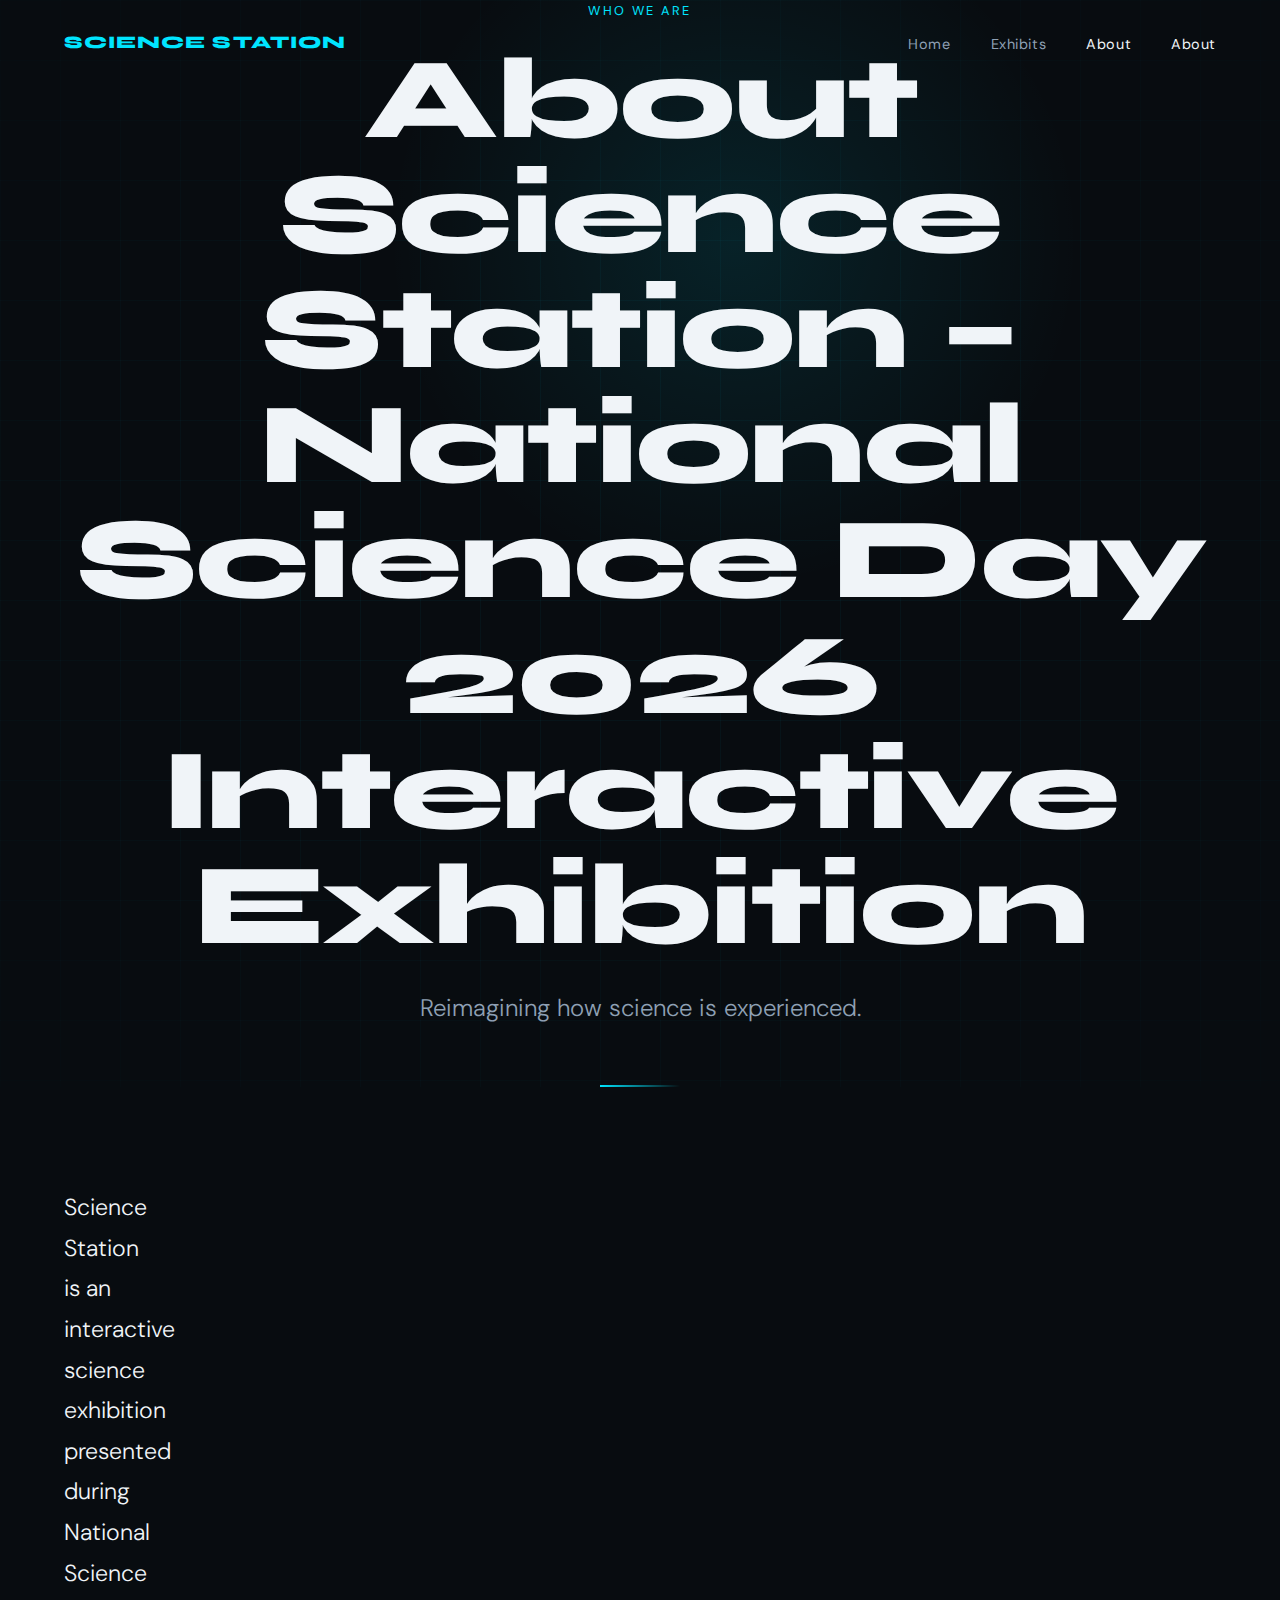
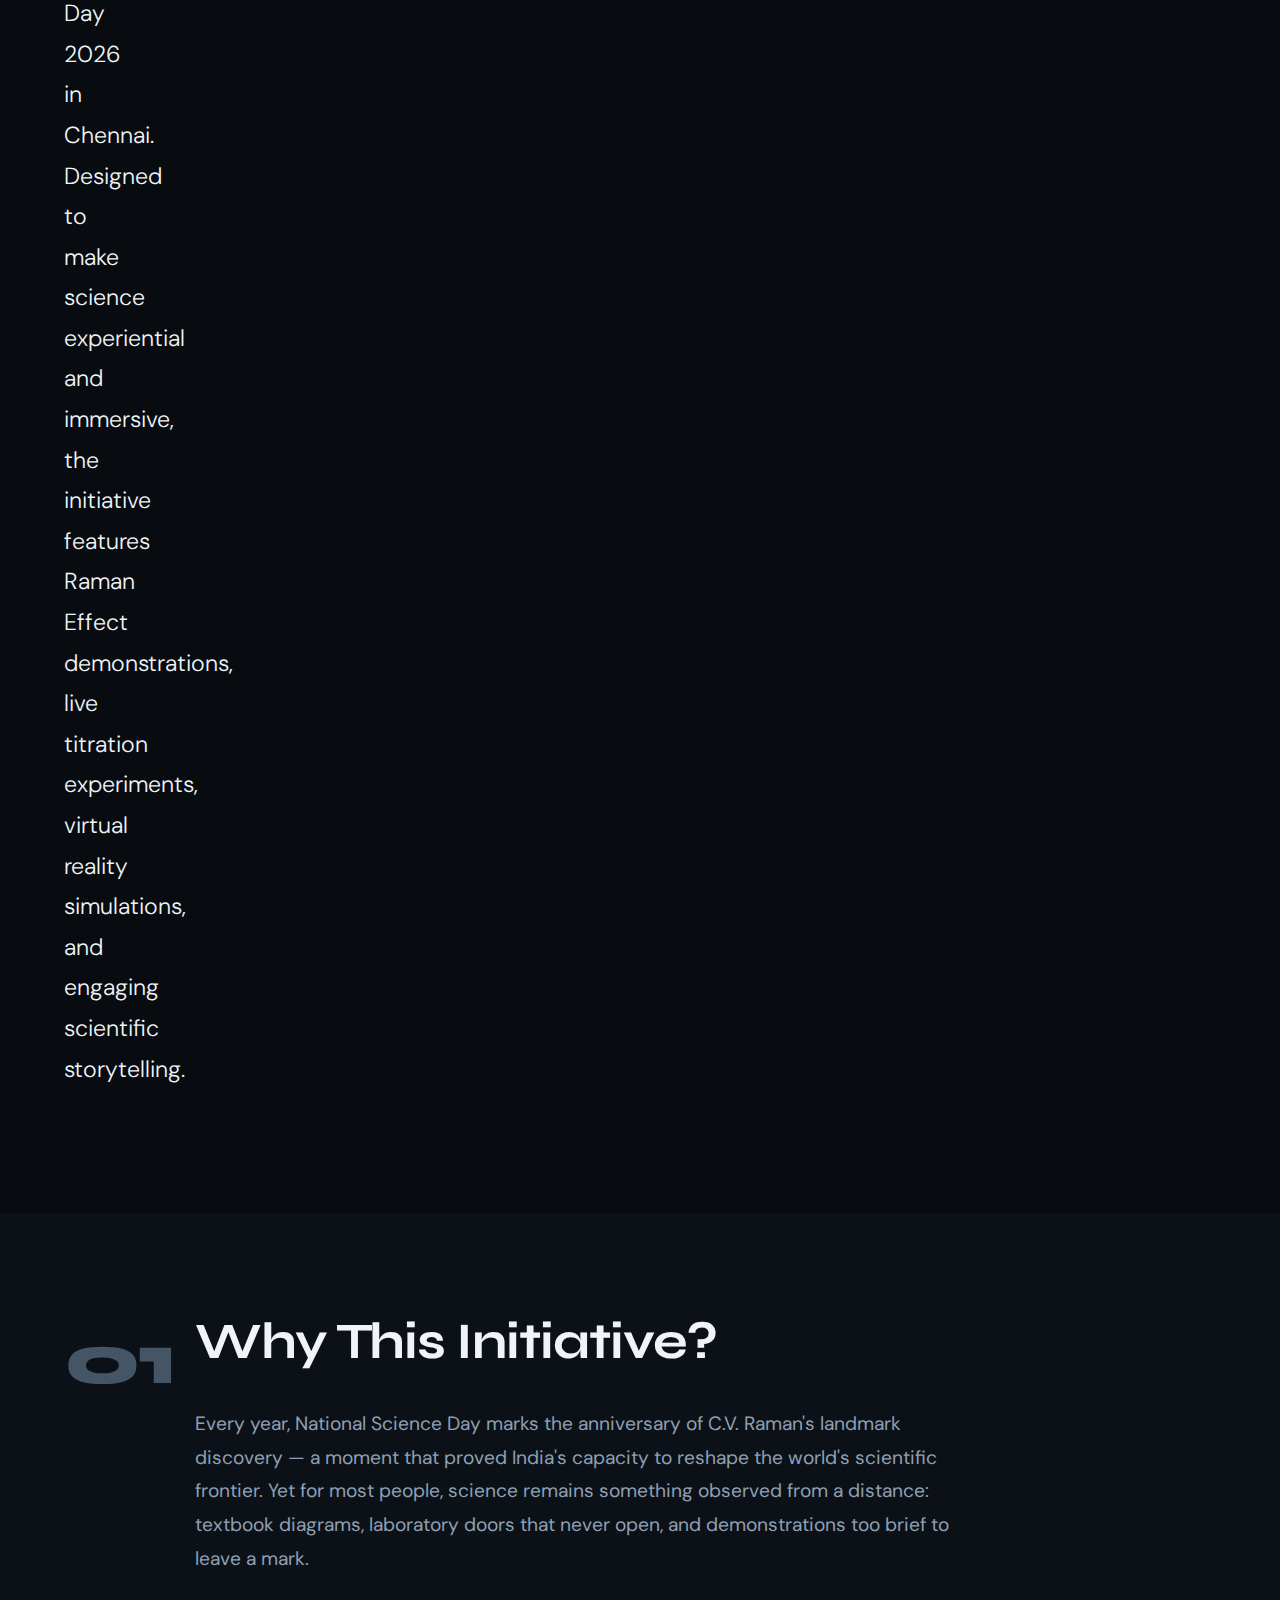
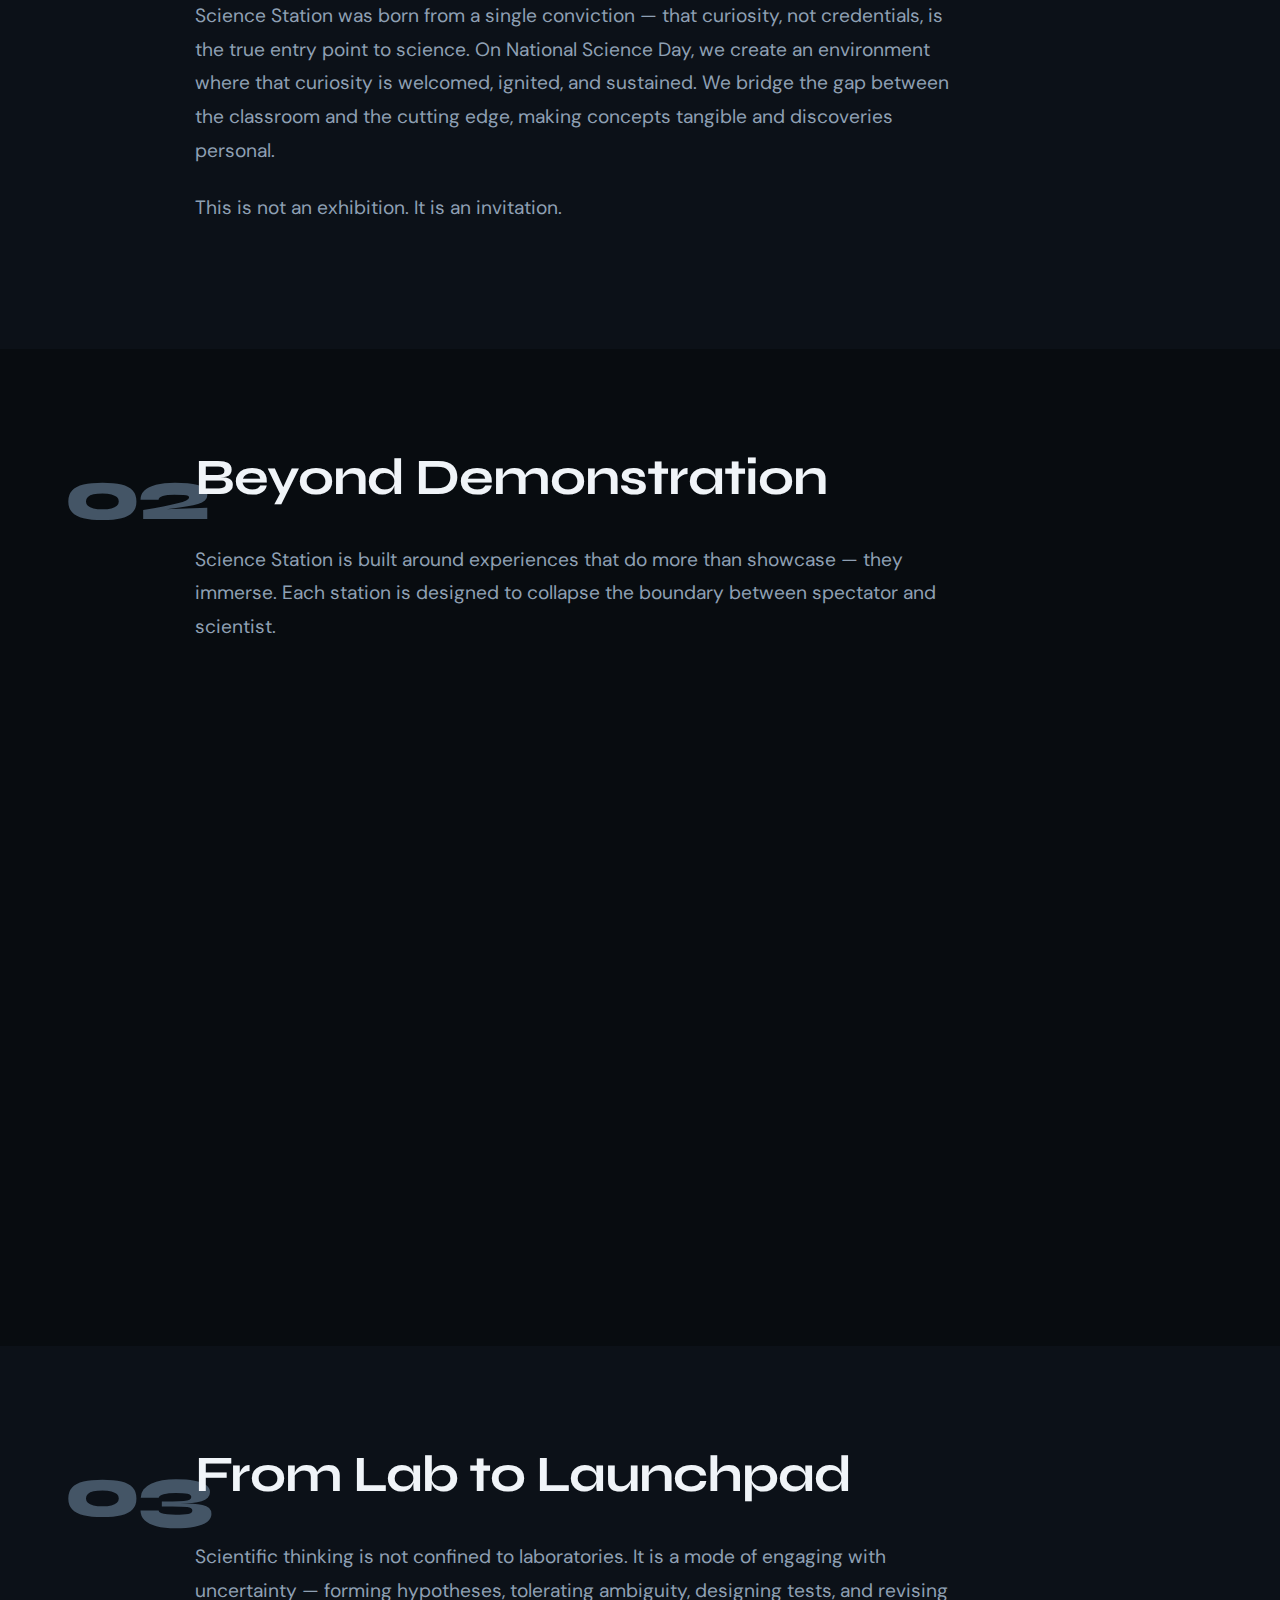
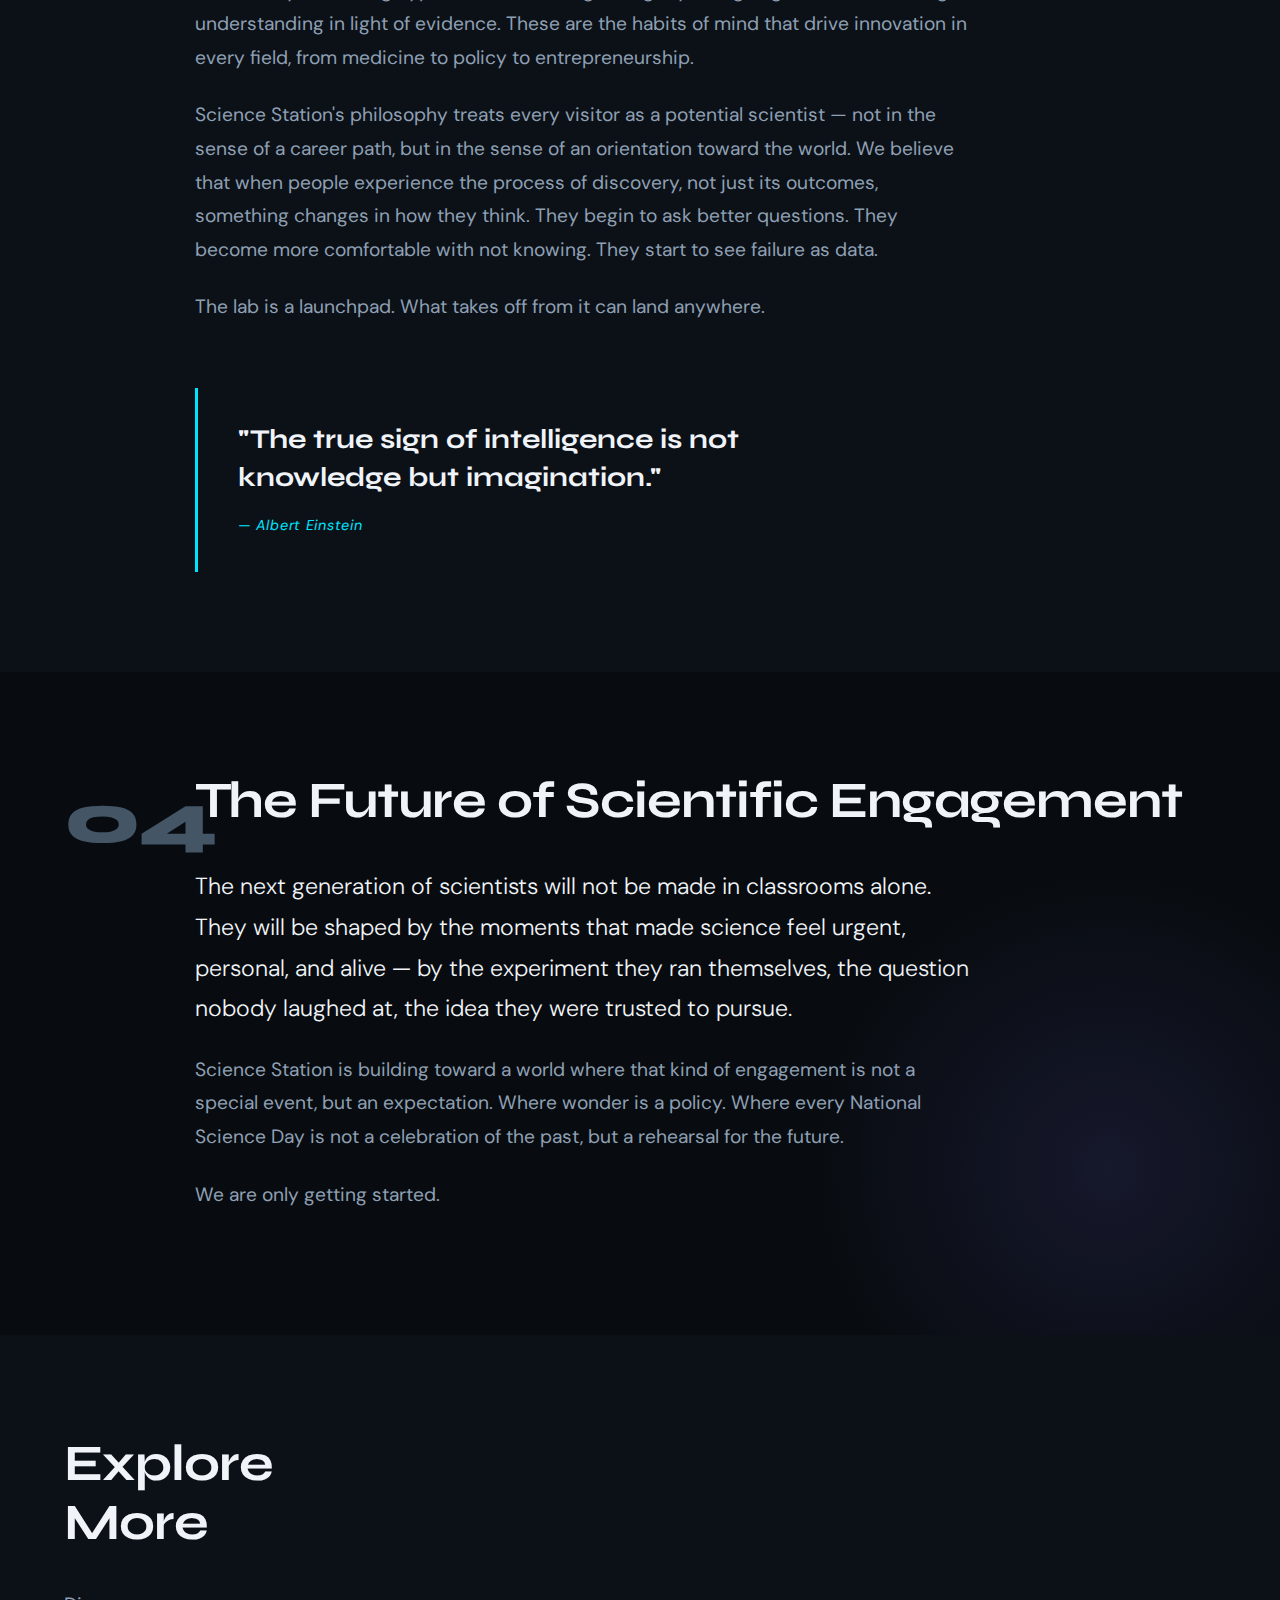
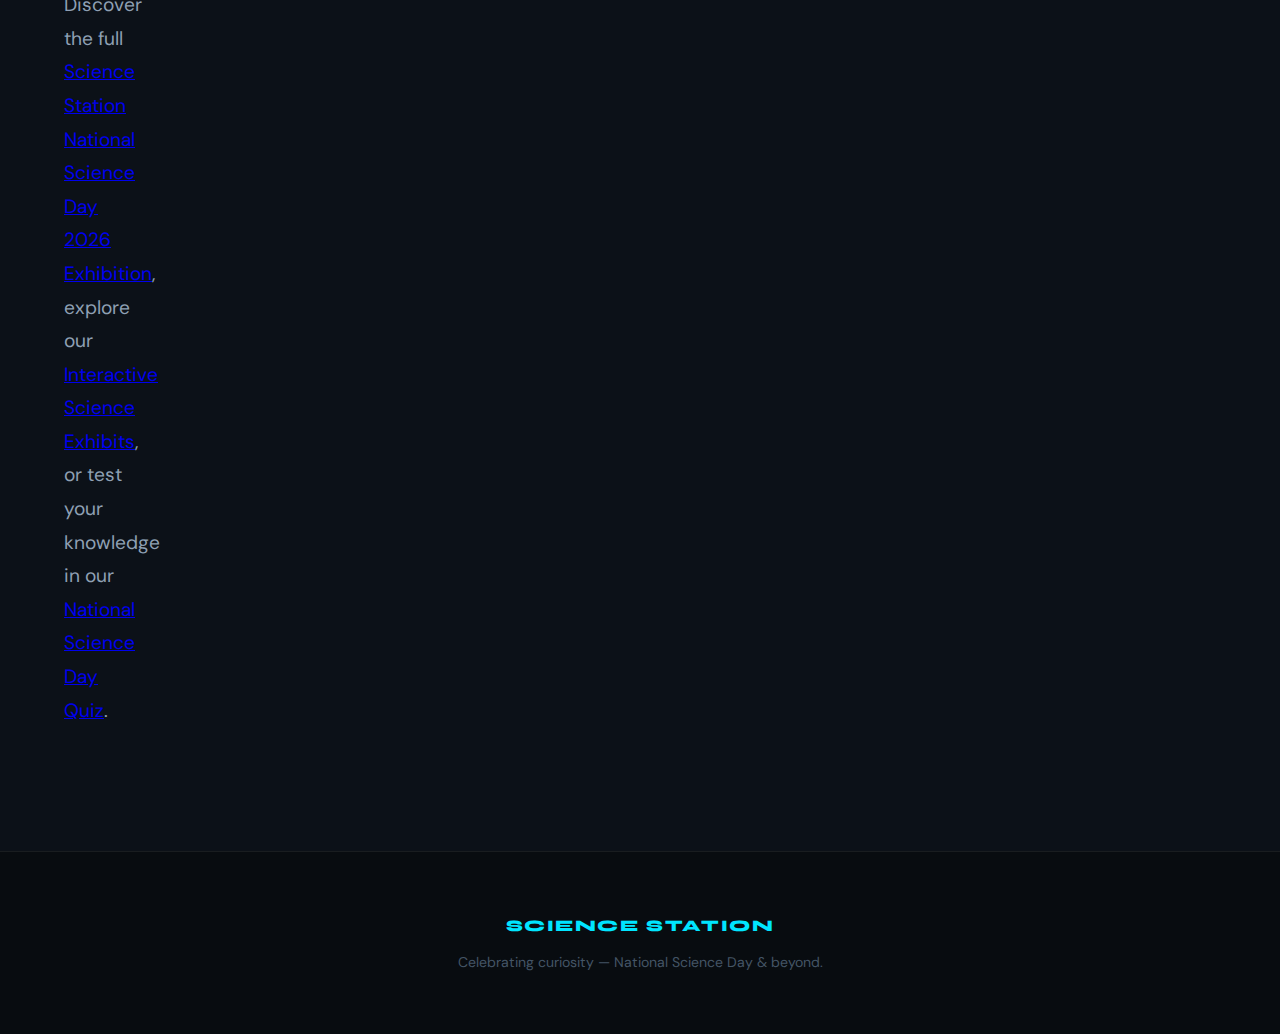
<file: about.html>
<!DOCTYPE html>
<html lang="en">
<head>
  <meta charset="UTF-8" />
  <meta name="viewport" content="width=device-width, initial-scale=1.0" />
  <title>About Science Station | National Science Day 2026 Interactive Science Exhibition Chennai</title>

  <meta name="description" content="Learn about Science Station, an interactive science exhibition presented at National Science Day 2026 in Chennai.
    Featuring Raman Effect demonstrations, live titration experiments, VR science experiences, and hands-on exhibits.">
  
  <link rel="stylesheet" href="about.css" />
  <link rel="preconnect" href="https://fonts.googleapis.com" />
  <link href="https://fonts.googleapis.com/css2?family=Syne:wght@400;700;800&family=DM+Sans:ital,wght@0,300;0,400;1,300&display=swap" rel="stylesheet" />
  <link rel="canonical" href="https://science-station.vercel.app/about.html" />
</head>
<body>

  <!-- ═══════════════════════════════════════════
       HERO
  ════════════════════════════════════════════════ -->
  <header class="hero">
    <div class="hero__grid-overlay" aria-hidden="true"></div>
    <div class="hero__glow" aria-hidden="true"></div>

    <nav class="nav">
      <span class="nav__brand">Science Station</span>
      <ul class="nav__links">
       <li><a href="index.html">Home</a></li>
       <li><a href="exhibits.html">Exhibits</a></li>
        <li><a href="about.html" class="nav__active">About</a></li>
        <li><a href="#" class="nav__active">About</a></li>
      </ul>
    </nav>

    <div class="hero__content">
      <p class="hero__eyebrow">Who We Are</p>
      <h1 class="hero__title">
About Science Station – National Science Day 2026 Interactive Exhibition
</h1>
      <p class="hero__sub">Reimagining how science is experienced.</p>
      <div class="hero__line" aria-hidden="true"></div>
    </div>

  </header>

  <main>

    <!-- ═══════════════════════════════════════════
         WHY THIS INITIATIVE?
    ════════════════════════════════════════════════ -->

    <section class="section">
  <div class="section__inner">
    <div class="section__body">
      <p class="section__text section__text--large">
        Science Station is an interactive science exhibition presented during National Science Day 2026 in Chennai. Designed to make science experiential and immersive, the initiative features Raman Effect demonstrations, live titration experiments, virtual reality simulations, and engaging scientific storytelling.
      </p>
    </div>
  </div>
</section>
    
    <section class="section section--alt" id="why">
      <div class="section__inner">
        <div class="section__label">01</div>
        <div class="section__body">
          <h2 class="section__title">Why This Initiative?</h2>
          <p class="section__text">
            Every year, National Science Day marks the anniversary of C.V. Raman's landmark discovery — a moment that proved India's capacity to reshape the world's scientific frontier. Yet for most people, science remains something observed from a distance: textbook diagrams, laboratory doors that never open, and demonstrations too brief to leave a mark.
          </p>
          <p class="section__text">
            Science Station was born from a single conviction — that curiosity, not credentials, is the true entry point to science. On National Science Day, we create an environment where that curiosity is welcomed, ignited, and sustained. We bridge the gap between the classroom and the cutting edge, making concepts tangible and discoveries personal.
          </p>
          <p class="section__text">
            This is not an exhibition. It is an invitation.
          </p>
        </div>
      </div>
    </section>

    <!-- ═══════════════════════════════════════════
         BEYOND DEMONSTRATION
    ════════════════════════════════════════════════ -->
    <section class="section" id="beyond">
      <div class="section__inner">
        <div class="section__label">02</div>
        <div class="section__body">
          <h2 class="section__title">Beyond Demonstration</h2>
          <p class="section__text">
            Science Station is built around experiences that do more than showcase — they immerse. Each station is designed to collapse the boundary between spectator and scientist.
          </p>

          <div class="cards">

            <article class="card fade-in">
              <div class="card__icon">⚗</div>
              <h3 class="card__title">Titration Live</h3>
              <p class="card__desc">Visitors take control of a real burette, watching a colour change unfold in real time as acid meets base. The moment of equivalence — that precise, irreversible shift — teaches equilibrium better than any equation.</p>
            </article>

            <article class="card fade-in" style="animation-delay:.12s">
              <div class="card__icon">🔬</div>
              <h3 class="card__title">Raman Setup</h3>
              <p class="card__desc">A live demonstration of Raman spectroscopy honours the discovery it is named for. Visitors scatter light through samples and witness how molecular fingerprints are revealed — the same technique now used to identify cancer cells and authenticate gemstones.</p>
            </article>

            <article class="card fade-in" style="animation-delay:.24s">
              <div class="card__icon">🥽</div>
              <h3 class="card__title">VR Experience</h3>
              <p class="card__desc">Step inside a virtual laboratory without walls. Our VR environments transport participants to the surface of Mars, the nucleus of a cell, or the interior of a particle accelerator — places where conventional physics education cannot reach.</p>
            </article>

            <article class="card fade-in" style="animation-delay:.36s">
              <div class="card__icon">🧠</div>
              <h3 class="card__title">Meme Breakdown</h3>
              <p class="card__desc">Science communicates through culture too. We deconstruct viral science memes and pop-science myths, separating accurate intuition from entertaining exaggeration — and showing how humour can be a surprisingly precise pedagogical tool.</p>
            </article>

          </div>
        </div>
      </div>
    </section>

    <!-- ═══════════════════════════════════════════
         FROM LAB TO LAUNCHPAD
    ════════════════════════════════════════════════ -->
    <section class="section section--alt" id="philosophy">
      <div class="section__inner">
        <div class="section__label">03</div>
        <div class="section__body">
          <h2 class="section__title">From Lab to Launchpad</h2>
          <p class="section__text">
            Scientific thinking is not confined to laboratories. It is a mode of engaging with uncertainty — forming hypotheses, tolerating ambiguity, designing tests, and revising understanding in light of evidence. These are the habits of mind that drive innovation in every field, from medicine to policy to entrepreneurship.
          </p>
          <p class="section__text">
            Science Station's philosophy treats every visitor as a potential scientist — not in the sense of a career path, but in the sense of an orientation toward the world. We believe that when people experience the process of discovery, not just its outcomes, something changes in how they think. They begin to ask better questions. They become more comfortable with not knowing. They start to see failure as data.
          </p>
          <p class="section__text">
            The lab is a launchpad. What takes off from it can land anywhere.
          </p>

          <div class="pull-quote">
            <blockquote>"The true sign of intelligence is not knowledge but imagination."</blockquote>
            <cite>— Albert Einstein</cite>
          </div>
        </div>
      </div>
    </section>

    <!-- ═══════════════════════════════════════════
         THE FUTURE OF SCIENTIFIC ENGAGEMENT
    ════════════════════════════════════════════════ -->
    <section class="section section--vision" id="future">
      <div class="vision__glow" aria-hidden="true"></div>
      <div class="section__inner">
        <div class="section__label">04</div>
        <div class="section__body">
          <h2 class="section__title">The Future of Scientific Engagement</h2>
          <p class="section__text section__text--large">
            The next generation of scientists will not be made in classrooms alone. They will be shaped by the moments that made science feel urgent, personal, and alive — by the experiment they ran themselves, the question nobody laughed at, the idea they were trusted to pursue.
          </p>
          <p class="section__text">
            Science Station is building toward a world where that kind of engagement is not a special event, but an expectation. Where wonder is a policy. Where every National Science Day is not a celebration of the past, but a rehearsal for the future.
          </p>
          <p class="section__text">
            We are only getting started.
          </p>
        </div>
      </div>
    </section>
    <!-- Explore More Section -->
  <section class="section section--alt">
    <div class="section__inner">
      <div class="section__body">
        <h2 class="section__title">Explore More</h2>
        <p class="section__text">
          Discover the full <a href="index.html">Science Station National Science Day 2026 Exhibition</a>, explore our <a href="exhibits.html">Interactive Science Exhibits</a>, or test your knowledge in our <a href="quiz.html">National Science Day Quiz</a>.
        </p>
      </div>
    </div>
  </section>

  </main>
  

  <!-- ═══════════════════════════════════════════
       FOOTER
  ════════════════════════════════════════════════ -->
  <footer class="footer">
    <p class="footer__brand">Science Station</p>
    <p class="footer__copy">Celebrating curiosity — National Science Day &amp; beyond.</p>
  </footer>

</body>
</html>
</file>
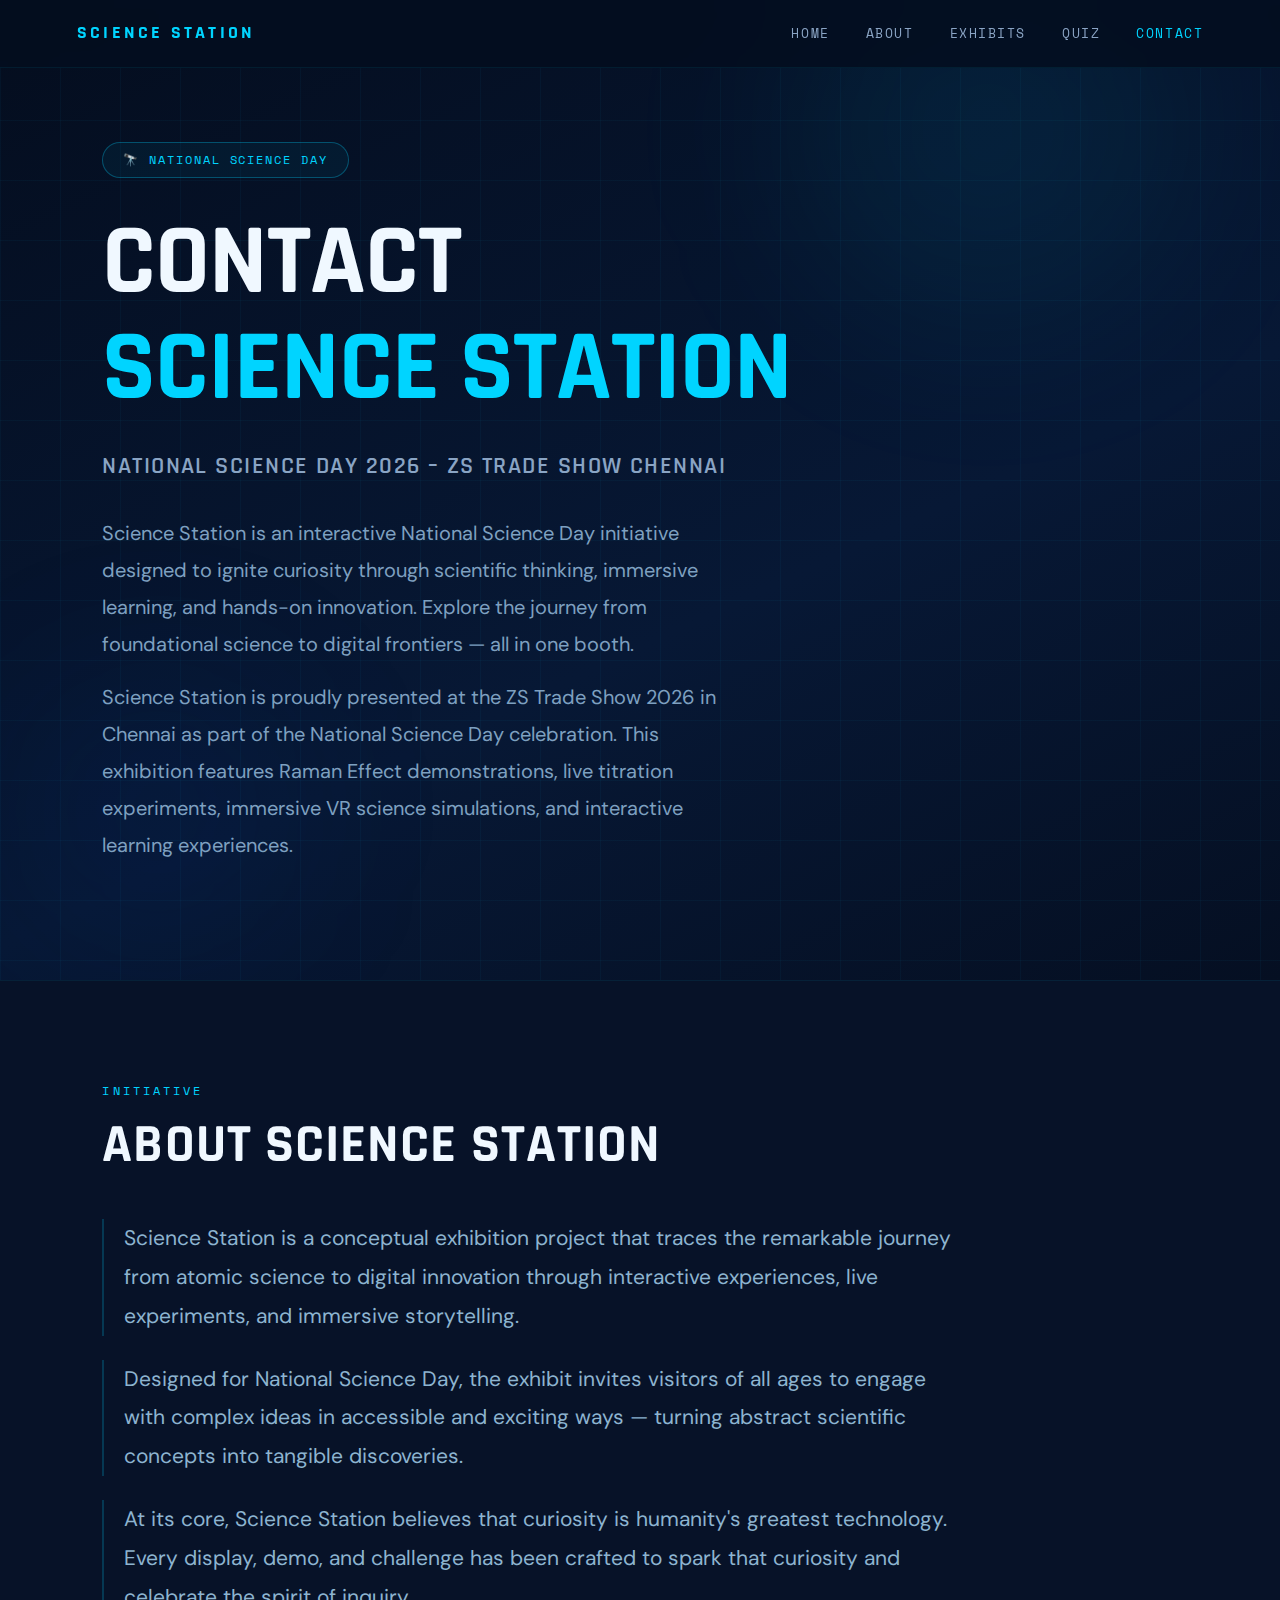
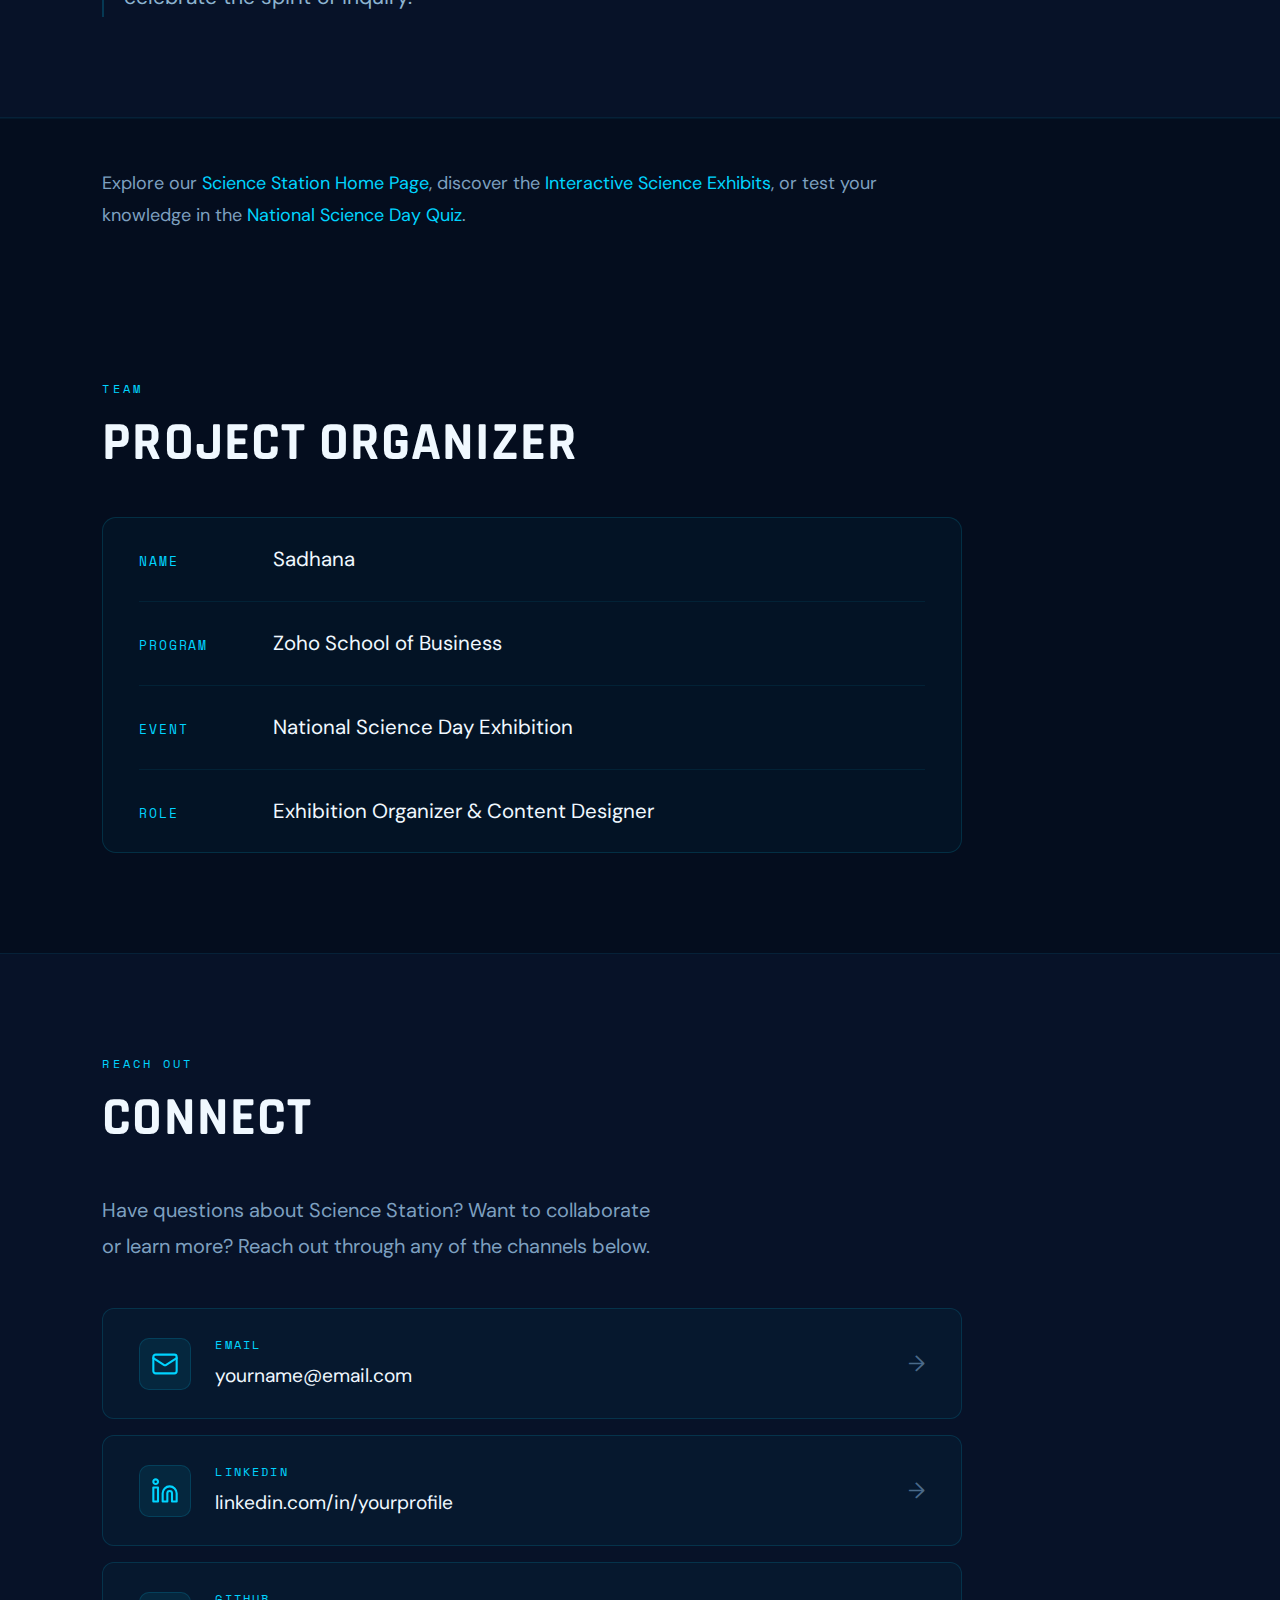
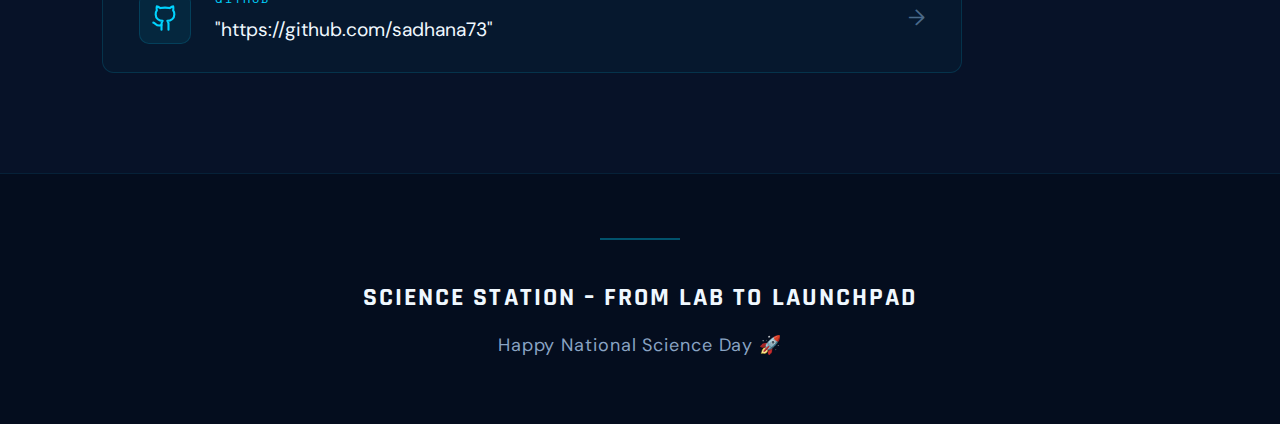
<file: contact.html>
<!DOCTYPE html>
<html lang="en">
<head>
  <meta charset="UTF-8" />
  <meta name="viewport" content="width=device-width, initial-scale=1.0" />
  <title>
Contact Science Station | ZS Trade Show 2026 Chennai – National Science Day Exhibition
</title>

  <meta name="description" content="Contact Science Station regarding the National Science Day 2026
    interactive science exhibition at ZS Trade Show 2026 Chennai. Inquiries about Raman Effect demonstrations,
    VR science experiences, and live titration experiments are welcome." />
    <link rel="canonical" href="https://science-station.vercel.app/contact.html" />

  <meta property="og:title" content="Contact Science Station – National Science Day 2026 Chennai">
<meta property="og:description" content="Reach out regarding Science Station at ZS Trade Show 2026 Chennai. Interactive science exhibition with Raman Effect, VR, and live experiments.">
<meta property="og:type" content="website">
<meta property="og:url" content="https://science-station.vercel.app/contact.html">
<meta property="og:image" content="https://science-station.vercel.app/favicon.png">

  
  <link rel="preconnect" href="https://fonts.googleapis.com" />
  <link rel="preconnect" href="https://fonts.gstatic.com" crossorigin />
  <link href="https://fonts.googleapis.com/css2?family=Rajdhani:wght@400;600;700&family=Space+Mono:wght@400;700&family=DM+Sans:wght@300;400;500&display=swap" rel="stylesheet" />

  <script type="application/ld+json">
{
 "@context": "https://schema.org",
 "@type": "Organization",
 "name": "Science Station",
 "url": "https://science-station.vercel.app/",
 "contactPoint": {
   "@type": "ContactPoint",
   "contactType": "Exhibition Inquiry",
   "email": "yourname@email.com"
 }
}
</script>
  <style>
    /* ===========================
       RESET & BASE
       =========================== */
    *, *::before, *::after {
      box-sizing: border-box;
      margin: 0;
      padding: 0;
    }

    :root {
      --navy:    #040d1e;
      --navy2:   #071228;
      --cyan:    #00d4ff;
      --cyan2:   #0ff0ff;
      --white:   #f0f8ff;
      --grey:    #8aa4c4;
      --grey2:   #4a6a8a;
      --font-display: 'Rajdhani', sans-serif;
      --font-mono:    'Space Mono', monospace;
      --font-body:    'DM Sans', sans-serif;
    }

    html { scroll-behavior: smooth; }

    body {
      background: var(--navy);
      color: var(--white);
      font-family: var(--font-body);
      font-size: 21px;
      line-height: 1.7;
      overflow-x: hidden;
    }

    /* ===========================
       NAV
       =========================== */
    .nav {
      position: fixed;
      top: 0; left: 0; right: 0;
      z-index: 100;
      display: flex;
      align-items: center;
      justify-content: space-between;
      padding: 18px 6vw;
      background: rgba(4, 13, 30, 0.85);
      backdrop-filter: blur(12px);
      border-bottom: 1px solid rgba(0,212,255,0.08);
    }

    .nav-brand {
      font-family: var(--font-display);
      font-size: 18px;
      font-weight: 700;
      letter-spacing: 0.18em;
      color: var(--cyan);
      text-transform: uppercase;
    }

    .nav-links {
      display: flex;
      gap: 36px;
    }

    .nav-links a {
      font-family: var(--font-mono);
      font-size: 13px;
      letter-spacing: 0.12em;
      color: var(--grey);
      text-decoration: none;
      text-transform: uppercase;
      transition: color 0.2s;
    }

    .nav-links a:hover,
    .nav-links a.nav-active {
      color: var(--cyan);
    }

    /* ===========================
       HERO
       =========================== */
    .hero {
      position: relative;
      width: 100%;
      min-height: 100vh;
      display: flex;
      align-items: center;
      padding: 140px 8vw 100px;
      overflow: hidden;
      background: linear-gradient(155deg, #040d1e 0%, #071835 60%, #050f22 100%);
    }

    .hero-grid {
      position: absolute;
      inset: 0;
      background-image:
        linear-gradient(rgba(0,212,255,0.04) 1px, transparent 1px),
        linear-gradient(90deg, rgba(0,212,255,0.04) 1px, transparent 1px);
      background-size: 60px 60px;
      pointer-events: none;
    }

    .orb {
      position: absolute;
      border-radius: 50%;
      filter: blur(90px);
      pointer-events: none;
    }
    .orb1 {
      width: 380px; height: 380px;
      background: rgba(0,212,255,0.07);
      top: -60px; right: 8%;
    }
    .orb2 {
      width: 240px; height: 240px;
      background: rgba(0,60,180,0.1);
      bottom: 5%; left: 3%;
    }

    .hero-content {
      position: relative;
      z-index: 2;
      max-width: 820px;
    }

    .badge {
      display: inline-block;
      font-family: var(--font-mono);
      font-size: 12px;
      letter-spacing: 0.16em;
      color: var(--cyan);
      border: 1px solid rgba(0,212,255,0.3);
      border-radius: 40px;
      padding: 7px 20px;
      margin-bottom: 32px;
      background: rgba(0,212,255,0.05);
      text-transform: uppercase;
    }

    .hero h1 {
      font-family: var(--font-display);
      font-size: clamp(46px, 8vw, 100px);
      font-weight: 700;
      line-height: 1.06;
      letter-spacing: -0.01em;
      text-transform: uppercase;
      margin-bottom: 24px;
    }

    .accent {
      color: var(--cyan);
      display: block;
    }

    .hero-sub {
      font-family: var(--font-display);
      font-size: clamp(18px, 2.2vw, 24px);
      font-weight: 600;
      letter-spacing: 0.06em;
      color: var(--grey);
      text-transform: uppercase;
      margin-bottom: 28px;
    }

    .hero-body {
      font-size: clamp(17px, 1.6vw, 20px);
      color: #7ea0c0;
      line-height: 1.85;
      max-width: 640px;
      margin-bottom: 16px;
    }

    /* ===========================
       SECTIONS
       =========================== */
    .section {
      width: 100%;
      padding: 100px 8vw;
    }

    .section--alt {
      background: var(--navy2);
      border-top: 1px solid rgba(0,212,255,0.08);
      border-bottom: 1px solid rgba(0,212,255,0.08);
    }

    .section-inner {
      max-width: 860px;
    }

    .section-label {
      font-family: var(--font-mono);
      font-size: 12px;
      letter-spacing: 0.26em;
      color: var(--cyan);
      text-transform: uppercase;
      margin-bottom: 14px;
    }

    h2 {
      font-family: var(--font-display);
      font-size: clamp(32px, 4.5vw, 54px);
      font-weight: 700;
      text-transform: uppercase;
      letter-spacing: 0.02em;
      margin-bottom: 44px;
      line-height: 1.1;
    }

    /* ===========================
       ABOUT
       =========================== */
    .about-block {
      display: flex;
      flex-direction: column;
      gap: 24px;
    }

    .about-block p {
      font-size: clamp(18px, 1.7vw, 21px);
      color: #8db4d0;
      line-height: 1.85;
      padding-left: 20px;
      border-left: 2px solid rgba(0,212,255,0.2);
    }

    /* ===========================
       INTERNAL LINKS
       =========================== */
    .internal-links-section {
      width: 100%;
      padding: 48px 8vw;
      background: var(--navy);
      border-top: 1px solid rgba(0,212,255,0.06);
    }

    .internal-links-section p {
      max-width: 860px;
      font-size: clamp(16px, 1.5vw, 18px);
      color: #7ea0c0;
      line-height: 1.8;
    }

    .internal-links-section a {
      color: var(--cyan);
      text-decoration: none;
      transition: opacity 0.2s;
    }

    .internal-links-section a:hover {
      opacity: 0.75;
      text-decoration: underline;
    }

    /* ===========================
       INFO CARD
       =========================== */
    .info-card {
      border: 1px solid rgba(0,212,255,0.15);
      border-radius: 14px;
      background: rgba(0,212,255,0.03);
      overflow: hidden;
    }

    .info-row {
      display: flex;
      align-items: baseline;
      gap: 24px;
      padding: 24px 36px;
    }

    .info-key {
      font-family: var(--font-mono);
      font-size: 13px;
      letter-spacing: 0.14em;
      color: var(--cyan);
      text-transform: uppercase;
      min-width: 110px;
      flex-shrink: 0;
    }

    .info-val {
      font-size: clamp(18px, 1.6vw, 21px);
      color: var(--white);
    }

    .info-divider {
      height: 1px;
      background: rgba(0,212,255,0.08);
      margin: 0 36px;
    }

    /* ===========================
       CONNECT
       =========================== */
    .connect-intro {
      font-size: clamp(17px, 1.6vw, 20px);
      color: #7ea0c0;
      margin-bottom: 44px;
      max-width: 560px;
      line-height: 1.8;
    }

    .connect-grid {
      display: flex;
      flex-direction: column;
      gap: 16px;
    }

    .connect-card {
      display: flex;
      align-items: center;
      gap: 24px;
      padding: 26px 36px;
      border: 1px solid rgba(0,212,255,0.14);
      border-radius: 12px;
      background: rgba(0,212,255,0.03);
      text-decoration: none;
      color: var(--white);
      transition: border-color 0.22s, background 0.22s, transform 0.18s;
    }

    .connect-card:hover {
      border-color: rgba(0,212,255,0.45);
      background: rgba(0,212,255,0.07);
      transform: translateX(6px);
    }

    .connect-icon {
      width: 52px;
      height: 52px;
      display: flex;
      align-items: center;
      justify-content: center;
      border-radius: 10px;
      background: rgba(0,212,255,0.08);
      border: 1px solid rgba(0,212,255,0.15);
      color: var(--cyan);
      flex-shrink: 0;
    }

    .connect-info { flex: 1; }

    .connect-type {
      font-family: var(--font-mono);
      font-size: 12px;
      letter-spacing: 0.18em;
      color: var(--cyan);
      text-transform: uppercase;
      margin-bottom: 4px;
    }

    .connect-val {
      font-size: clamp(17px, 1.5vw, 20px);
      color: var(--white);
    }

    .connect-arrow {
      font-size: 22px;
      color: var(--grey2);
      flex-shrink: 0;
      transition: color 0.2s, transform 0.2s;
    }

    .connect-card:hover .connect-arrow {
      color: var(--cyan);
      transform: translateX(4px);
    }

    /* ===========================
       FOOTER
       =========================== */
    .footer {
      width: 100%;
      padding: 64px 6vw;
      text-align: center;
      background: var(--navy);
    }

    .footer-line {
      width: 80px;
      height: 2px;
      background: var(--cyan);
      margin: 0 auto 36px;
      opacity: 0.35;
    }

    .footer-title {
      font-family: var(--font-display);
      font-size: clamp(19px, 2vw, 26px);
      font-weight: 700;
      letter-spacing: 0.08em;
      text-transform: uppercase;
      color: var(--white);
      margin-bottom: 10px;
    }

    .footer-sub {
      font-size: 18px;
      color: var(--grey);
      letter-spacing: 0.05em;
    }

    /* ===========================
       RESPONSIVE
       =========================== */
    @media (max-width: 768px) {
      body { font-size: 18px; }
      .nav { padding: 16px 5vw; }
      .nav-brand { font-size: 15px; }
      .nav-links { gap: 20px; }
      .hero { padding: 120px 5vw 80px; }
      .section { padding: 70px 5vw; }
      .internal-links-section { padding: 40px 5vw; }
      .info-row { padding: 20px 22px; gap: 16px; }
      .info-divider { margin: 0 22px; }
      .info-key { min-width: 86px; }
      .connect-card { padding: 20px 22px; gap: 18px; }
    }

    @media (max-width: 480px) {
      .nav-links { gap: 14px; }
      .nav-links a { font-size: 11px; }
      .info-row { flex-direction: column; gap: 4px; }
      .connect-card { flex-wrap: wrap; }
      .connect-arrow { display: none; }
    }
  </style>
</head>
<body>

  <!-- NAV -->
  <nav class="nav">
    <div class="nav-brand">SCIENCE STATION</div>
    <div class="nav-links">
      <a href="index.html">Home</a>
      <a href="about.html">About</a>
      <a href="exhibits.html">Exhibits</a>
      <a href="quiz.html">Quiz</a>
      <a href="contact.html" class="nav-active">Contact</a>
    </div>
  </nav>

  <!-- HERO -->
  <section class="hero">
    <div class="hero-grid"></div>
    <div class="orb orb1"></div>
    <div class="orb orb2"></div>
    <div class="hero-content">
      <div class="badge">🔭 National Science Day</div>
      <h1>
        Contact<br>
        <span class="accent">Science Station</span>
      </h1>
      <p class="hero-sub">
        National Science Day 2026 – ZS Trade Show Chennai
      </p>
      <p class="hero-body">
        Science Station is an interactive National Science Day initiative designed to ignite curiosity through scientific thinking, immersive learning, and hands-on innovation. Explore the journey from foundational science to digital frontiers — all in one booth.
      </p>
      <p class="hero-body">
        Science Station is proudly presented at the ZS Trade Show 2026 in Chennai as part of the National Science Day celebration. This exhibition features Raman Effect demonstrations, live titration experiments, immersive VR science simulations, and interactive learning experiences.
      </p>
    </div>
  </section>

  <!-- ABOUT -->
  <section class="section section--alt">
    <div class="section-inner">
      <div class="section-label">INITIATIVE</div>
      <h2>About Science Station</h2>
      <div class="about-block">
        <p>Science Station is a conceptual exhibition project that traces the remarkable journey from atomic science to digital innovation through interactive experiences, live experiments, and immersive storytelling.</p>
        <p>Designed for National Science Day, the exhibit invites visitors of all ages to engage with complex ideas in accessible and exciting ways — turning abstract scientific concepts into tangible discoveries.</p>
        <p>At its core, Science Station believes that curiosity is humanity's greatest technology. Every display, demo, and challenge has been crafted to spark that curiosity and celebrate the spirit of inquiry.</p>
      </div>
    </div>
  </section>

  <!-- INTERNAL LINKS -->
  <div class="internal-links-section">
    <p>
      Explore our <a href="index.html">Science Station Home Page</a>, 
      discover the <a href="exhibits.html">Interactive Science Exhibits</a>, 
      or test your knowledge in the <a href="quiz.html">National Science Day Quiz</a>.
    </p>
  </div>

  <!-- ORGANIZER -->
  <section class="section">
    <div class="section-inner">
      <div class="section-label">TEAM</div>
      <h2>Project Organizer</h2>
      <div class="info-card">
        <div class="info-row">
          <span class="info-key">Name</span>
          <span class="info-val">Sadhana</span>
        </div>
        <div class="info-divider"></div>
        <div class="info-row">
          <span class="info-key">Program</span>
          <span class="info-val">Zoho School of Business</span>
        </div>
        <div class="info-divider"></div>
        <div class="info-row">
          <span class="info-key">Event</span>
          <span class="info-val">National Science Day Exhibition</span>
        </div>
        <div class="info-divider"></div>
        <div class="info-row">
          <span class="info-key">Role</span>
          <span class="info-val">Exhibition Organizer &amp; Content Designer</span>
        </div>
      </div>
    </div>
  </section>

  <!-- CONNECT -->
  <section class="section section--alt">
    <div class="section-inner">
      <div class="section-label">REACH OUT</div>
      <h2>Connect</h2>
      <p class="connect-intro">Have questions about Science Station? Want to collaborate or learn more? Reach out through any of the channels below.</p>
      <div class="connect-grid">

        <a href="mailto:sadhana@email.com" class="connect-card">
          <div class="connect-icon">
            <svg width="28" height="28" viewBox="0 0 24 24" fill="none" stroke="currentColor" stroke-width="1.8" stroke-linecap="round" stroke-linejoin="round">
              <rect x="2" y="4" width="20" height="16" rx="2"/>
              <path d="m22 7-8.97 5.7a1.94 1.94 0 0 1-2.06 0L2 7"/>
            </svg>
          </div>
          <div class="connect-info">
            <div class="connect-type">Email</div>
            <div class="connect-val">yourname@email.com</div>
          </div>
          <div class="connect-arrow">→</div>
        </a>

        <a href="https://linkedin.com" target="_blank" rel="noopener" class="connect-card">
          <div class="connect-icon">
            <svg width="28" height="28" viewBox="0 0 24 24" fill="none" stroke="currentColor" stroke-width="1.8" stroke-linecap="round" stroke-linejoin="round">
              <path d="M16 8a6 6 0 0 1 6 6v7h-4v-7a2 2 0 0 0-2-2 2 2 0 0 0-2 2v7h-4v-7a6 6 0 0 1 6-6z"/>
              <rect x="2" y="9" width="4" height="12"/>
              <circle cx="4" cy="4" r="2"/>
            </svg>
          </div>
          <div class="connect-info">
            <div class="connect-type">LinkedIn</div>
            <div class="connect-val">linkedin.com/in/yourprofile</div>
          </div>
          <div class="connect-arrow">→</div>
        </a>

        <a href="https://github.com" target="_blank" rel="noopener" class="connect-card">
          <div class="connect-icon">
            <svg width="28" height="28" viewBox="0 0 24 24" fill="none" stroke="currentColor" stroke-width="1.8" stroke-linecap="round" stroke-linejoin="round">
              <path d="M15 22v-4a4.8 4.8 0 0 0-1-3.5c3 0 6-2 6-5.5.08-1.25-.27-2.48-1-3.5.28-1.15.28-2.35 0-3.5 0 0-1 0-3 1.5-2.64-.5-5.36-.5-8 0C6 2 5 2 5 2c-.3 1.15-.3 2.35 0 3.5A5.403 5.403 0 0 0 4 9c0 3.5 3 5.5 6 5.5-.39.49-.68 1.05-.85 1.65S9.09 17.33 9 18v4"/>
              <path d="M9 18c-4.51 2-5-2-7-2"/>
            </svg>
          </div>
          <div class="connect-info">
            <div class="connect-type">GitHub</div>
            <div class="connect-val">"https://github.com/sadhana73"</div>
          </div>
          <div class="connect-arrow">→</div>
        </a>

      </div>
    </div>
  </section>

  <!-- FOOTER -->
  <footer class="footer">
    <div class="footer-line"></div>
    <p class="footer-title">Science Station – From Lab to Launchpad</p>
    <p class="footer-sub">Happy National Science Day 🚀</p>
  </footer>

</body>
</html>
</file>
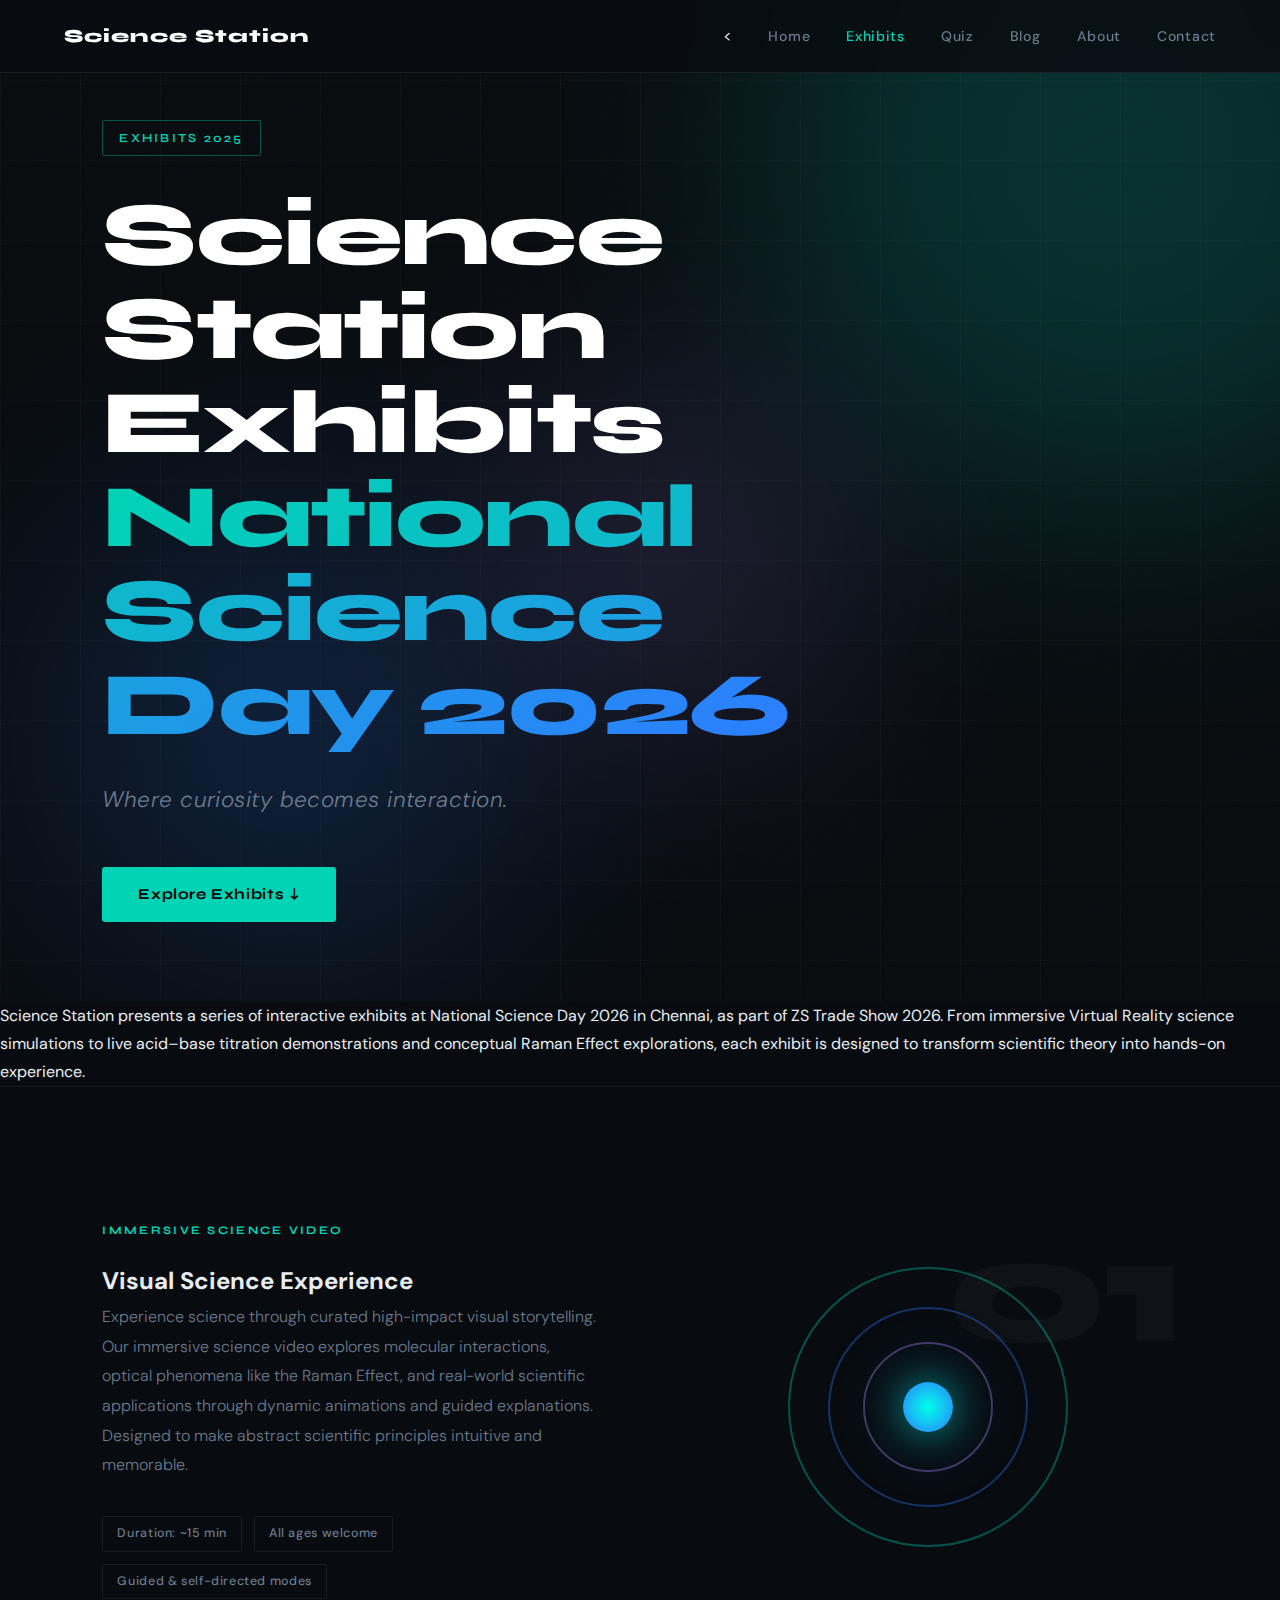
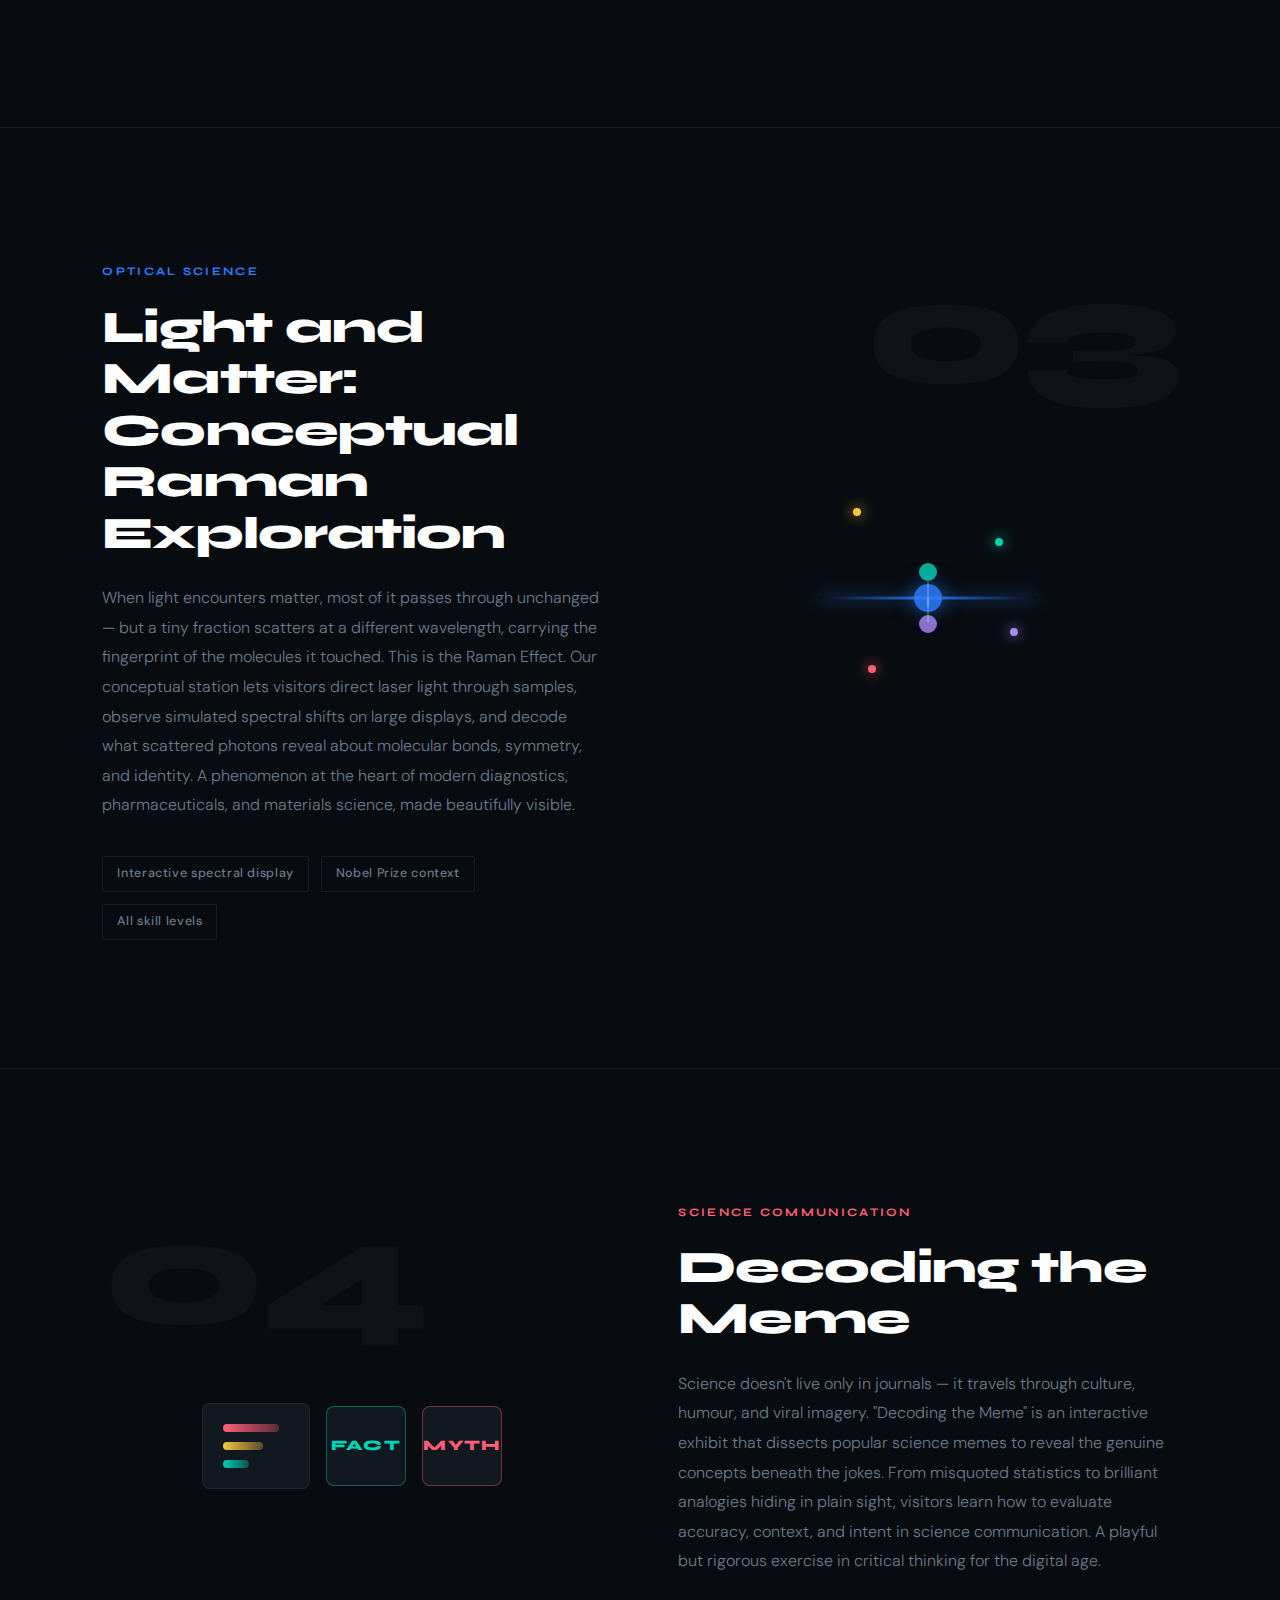
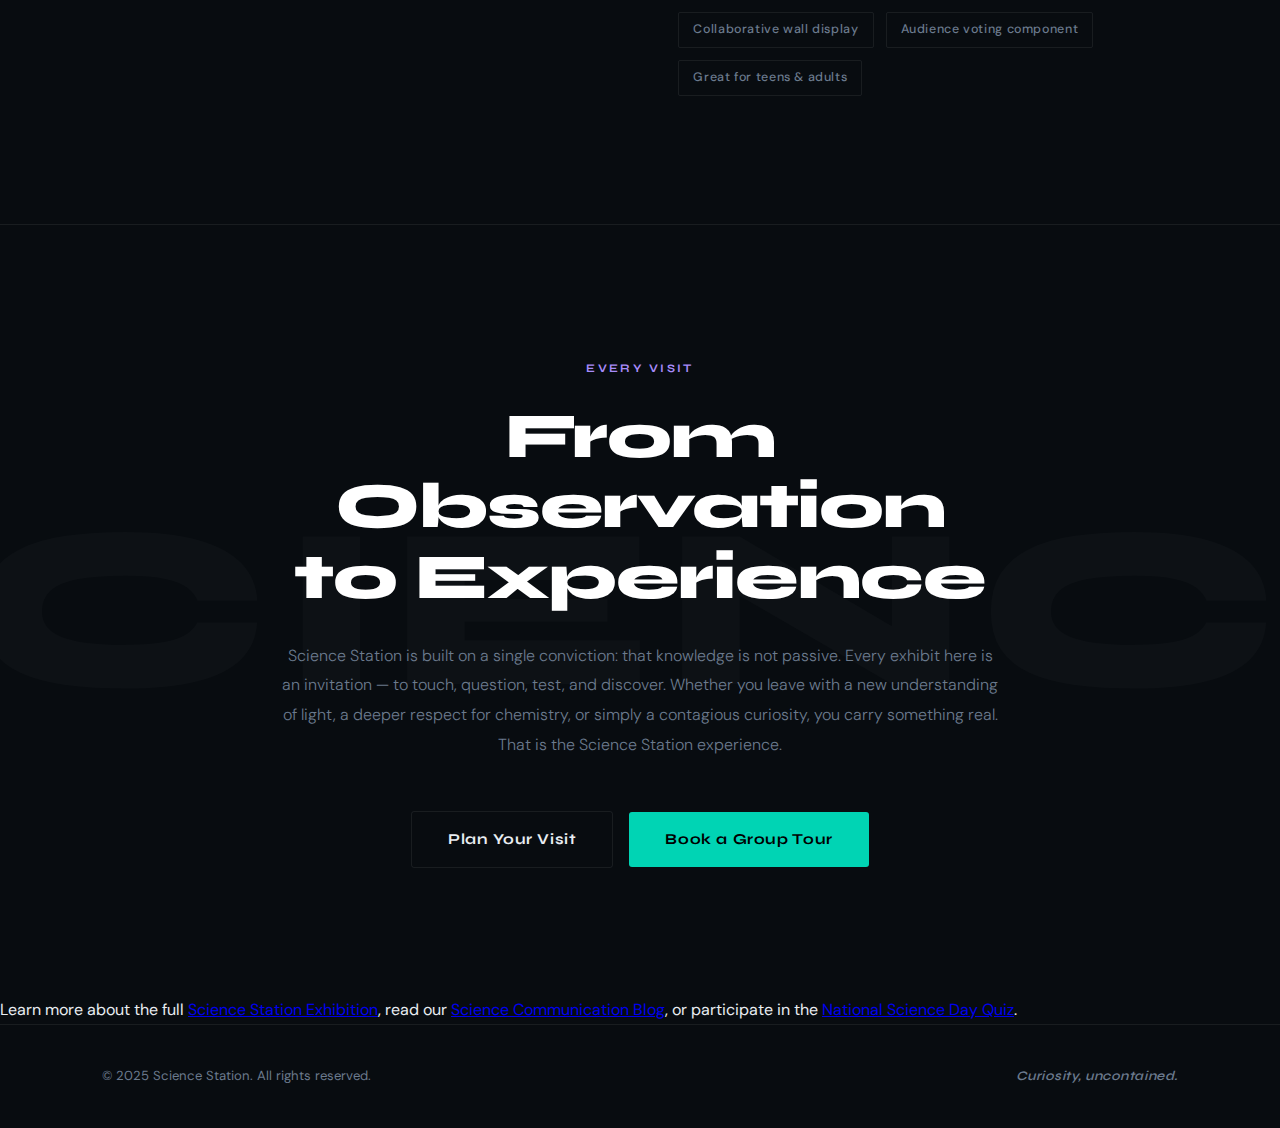
<file: exhibits.html>
<!DOCTYPE html>
<html lang="en">
<head>
  <meta charset="UTF-8" />
  <meta name="viewport" content="width=device-width, initial-scale=1.0" />
  <title>
Science Station Exhibits | National Science Day 2026 Chennai – ZS Trade Show
</title>

  <meta name="description" content="Explore Science Station exhibits at National Science Day 2026 in Chennai, presented at ZS Trade Show 2026.
    Featuring Raman Effect demonstrations, immersive science video experience, Raman Effect conceptual exploration,
    and science communication exhibits." />

<link rel="canonical" href="https://science-station.vercel.app/exhibits.html" />

<meta property="og:title" content="Science Station Exhibits – National Science Day 2026 Chennai">
<meta property="og:description" content="Raman Effect, VR science, titration experiments and interactive exhibits at ZS Trade Show 2026 Chennai.">
<meta property="og:type" content="website">
<meta property="og:url" content="https://science-station.vercel.app/exhibits.html">
<meta property="og:image" content="https://science-station.vercel.app/favicon.png">
  
  <link rel="stylesheet" href="exhibits.css" />
  <link rel="preconnect" href="https://fonts.googleapis.com" />
  <link rel="preconnect" href="https://fonts.gstatic.com" crossorigin />
  <link href="https://fonts.googleapis.com/css2?family=Syne:wght@400;600;700;800&family=DM+Sans:ital,opsz,wght@0,9..40,300;0,9..40,400;0,9..40,500;1,9..40,300&display=swap" rel="stylesheet" />
<script type="application/ld+json">
{
 "@context": "https://schema.org",
 "@type": "Event",
 "name": "Science Station Exhibits",
 "description": "Interactive exhibits including Raman Effect demonstration, VR science experiences, and live titration experiments at National Science Day 2026 in Chennai.",
 "eventAttendanceMode": "https://schema.org/OfflineEventAttendanceMode",
 "location": {
   "@type": "Place",
   "name": "ZS Trade Show 2026",
   "address": {
     "@type": "PostalAddress",
     "addressLocality": "Chennai",
     "addressCountry": "India"
   }
 }
}
</script>
</head>
<body>

  <!-- ─────────── NAV ─────────── -->
  <nav class="nav" aria-label="Site navigation">
    <div class="nav__logo">Science Station</div>
    <ul class="nav__links">
      <<li><a href="index.html">Home</a></li>
<li><a href="exhibits.html" class="active">Exhibits</a></li>
<li><a href="quiz.html">Quiz</a></li>
<li><a href="blog.html">Blog</a></li>
<li><a href="about.html">About</a></li>
<li><a href="contact.html">Contact</a></li>
    </ul>
  </nav>

  <main>

    <!-- ─────────── 1. HERO ─────────── -->
    <section class="hero" aria-labelledby="hero-heading">
      <div class="hero__noise"></div>
      <div class="hero__grid-lines"></div>

      <div class="hero__content">
        <span class="hero__label">Exhibits 2025</span>
        <h1 id="hero-heading" class="hero__h1">
Science Station Exhibits<br />
<em>National Science Day 2026</em>
</h1>
        <p class="hero__sub">Where curiosity becomes interaction.</p>
        <a href="#vr" class="btn">Explore Exhibits ↓</a>
      </div>

      <div class="hero__orbs" aria-hidden="true">
        <div class="orb orb--1"></div>
        <div class="orb orb--2"></div>
        <div class="orb orb--3"></div>
      </div>
    </section>

    <section class="exhibits-intro">
  <p>
    Science Station presents a series of interactive exhibits at National Science Day 2026 in Chennai,
    as part of ZS Trade Show 2026. From immersive Virtual Reality science simulations to live acid–base titration
    demonstrations and conceptual Raman Effect explorations, each exhibit is designed to transform scientific theory
    into hands-on experience.
  </p>
</section>

    <!-- ─────────── 2.  vdo  ─────────── -->
    <section class="exhibit exhibit--vr" id="vr" aria-labelledby="vr-heading">
      <div class="exhibit__number" aria-hidden="true">01</div>
      <div class="exhibit__inner">
        <div class="exhibit__tag">Immersive Science Video</div>
              <h2>Visual Science Experience</h2>
        <p class="exhibit__desc">
          Experience science through curated high-impact visual storytelling. Our immersive
          science video explores molecular interactions, optical phenomena like the Raman Effect, and real-world 
          scientific applications through dynamic animations and guided explanations. Designed to make abstract scientific 
          principles intuitive and memorable.
</p>
        <div class="exhibit__meta">
          <span>Duration: ~15 min</span>
          <span>All ages welcome</span>
          <span>Guided & self-directed modes</span>
        </div>
      </div>
      <div class="exhibit__visual" aria-hidden="true">
        <div class="viz viz--vr">
          <div class="vr-ring vr-ring--1"></div>
          <div class="vr-ring vr-ring--2"></div>
          <div class="vr-ring vr-ring--3"></div>
          <div class="vr-core"></div>
        </div>
      </div>
    </section>

   

    <!-- ─────────── 3. RAMAN ─────────── -->
    <section class="exhibit exhibit--raman" id="raman" aria-labelledby="raman-heading">
      <div class="exhibit__number" aria-hidden="true">03</div>
      <div class="exhibit__inner">
        <div class="exhibit__tag">Optical Science</div>
        <h2 id="raman-heading" class="exhibit__title">Light and Matter:<br />Conceptual Raman Exploration</h2>
        <p class="exhibit__desc">
          When light encounters matter, most of it passes through unchanged — but a tiny fraction
          scatters at a different wavelength, carrying the fingerprint of the molecules it touched.
          This is the Raman Effect. Our conceptual station lets visitors direct laser light through
          samples, observe simulated spectral shifts on large displays, and decode what scattered
          photons reveal about molecular bonds, symmetry, and identity. A phenomenon at the heart
          of modern diagnostics, pharmaceuticals, and materials science, made beautifully visible.
        </p>
        <div class="exhibit__meta">
          <span>Interactive spectral display</span>
          <span>Nobel Prize context</span>
          <span>All skill levels</span>
        </div>
      </div>
      <div class="exhibit__visual" aria-hidden="true">
        <div class="viz viz--raman">
          <div class="laser-beam"></div>
          <div class="scatter-dot scatter-dot--1"></div>
          <div class="scatter-dot scatter-dot--2"></div>
          <div class="scatter-dot scatter-dot--3"></div>
          <div class="scatter-dot scatter-dot--4"></div>
          <div class="molecule">
            <div class="mol-atom mol-atom--c"></div>
            <div class="mol-atom mol-atom--a"></div>
            <div class="mol-atom mol-atom--b"></div>
            <div class="mol-bond mol-bond--1"></div>
            <div class="mol-bond mol-bond--2"></div>
          </div>
        </div>
      </div>
    </section>

    <!-- ─────────── 5. MEME ─────────── -->
    <section class="exhibit exhibit--meme exhibit--alt" id="meme" aria-labelledby="meme-heading">
      <div class="exhibit__number" aria-hidden="true">04</div>
      <div class="exhibit__inner">
        <div class="exhibit__tag">Science Communication</div>
        <h2 id="meme-heading" class="exhibit__title">Decoding the Meme</h2>
        <p class="exhibit__desc">
          Science doesn't live only in journals — it travels through culture, humour, and viral
          imagery. "Decoding the Meme" is an interactive exhibit that dissects popular science
          memes to reveal the genuine concepts beneath the jokes. From misquoted statistics to
          brilliant analogies hiding in plain sight, visitors learn how to evaluate accuracy,
          context, and intent in science communication. A playful but rigorous exercise in
          critical thinking for the digital age.
        </p>
        <div class="exhibit__meta">
          <span>Collaborative wall display</span>
          <span>Audience voting component</span>
          <span>Great for teens & adults</span>
        </div>
      </div>
      <div class="exhibit__visual" aria-hidden="true">
        <div class="viz viz--meme">
          <div class="meme-card meme-card--1">
            <div class="meme-card__bar" style="width:85%"></div>
            <div class="meme-card__bar" style="width:60%"></div>
            <div class="meme-card__bar" style="width:40%"></div>
          </div>
          <div class="meme-card meme-card--2">
            <div class="meme-card__label">FACT</div>
          </div>
          <div class="meme-card meme-card--3">
            <div class="meme-card__label">MYTH</div>
          </div>
        </div>
      </div>
    </section>

    <!-- ─────────── 6. CLOSING ─────────── -->
    <section class="closing" id="closing" aria-labelledby="closing-heading">
      <div class="closing__bg-text" aria-hidden="true">SCIENCE</div>
      <div class="closing__content">
        <div class="closing__tag">Every Visit</div>
        <h2 id="closing-heading" class="closing__title">From Observation<br />to Experience</h2>
        <p class="closing__desc">
          Science Station is built on a single conviction: that knowledge is not passive. Every
          exhibit here is an invitation — to touch, question, test, and discover. Whether you
          leave with a new understanding of light, a deeper respect for chemistry, or simply a
          contagious curiosity, you carry something real. That is the Science Station experience.
        </p>
        <div class="closing__actions">
          <a href="contact.html" class="btn btn--ghost">Plan Your Visit</a>
          <a href="contact.html" class="btn">Book a Group Tour</a>
        </div>
      </div>
    </section>

    <section class="exhibits-links">
  <p>
    Learn more about the full <a href="index.html">Science Station Exhibition</a>, 
    read our <a href="blog.html">Science Communication Blog</a>, 
    or participate in the <a href="quiz.html">National Science Day Quiz</a>.
  </p>
</section>

  </main>

  <!-- ─────────── FOOTER ─────────── -->
  <footer class="footer">
    <p>© 2025 Science Station. All rights reserved.</p>
    <p class="footer__tagline">Curiosity, uncontained.</p>
  </footer>

</body>
</html>
</file>
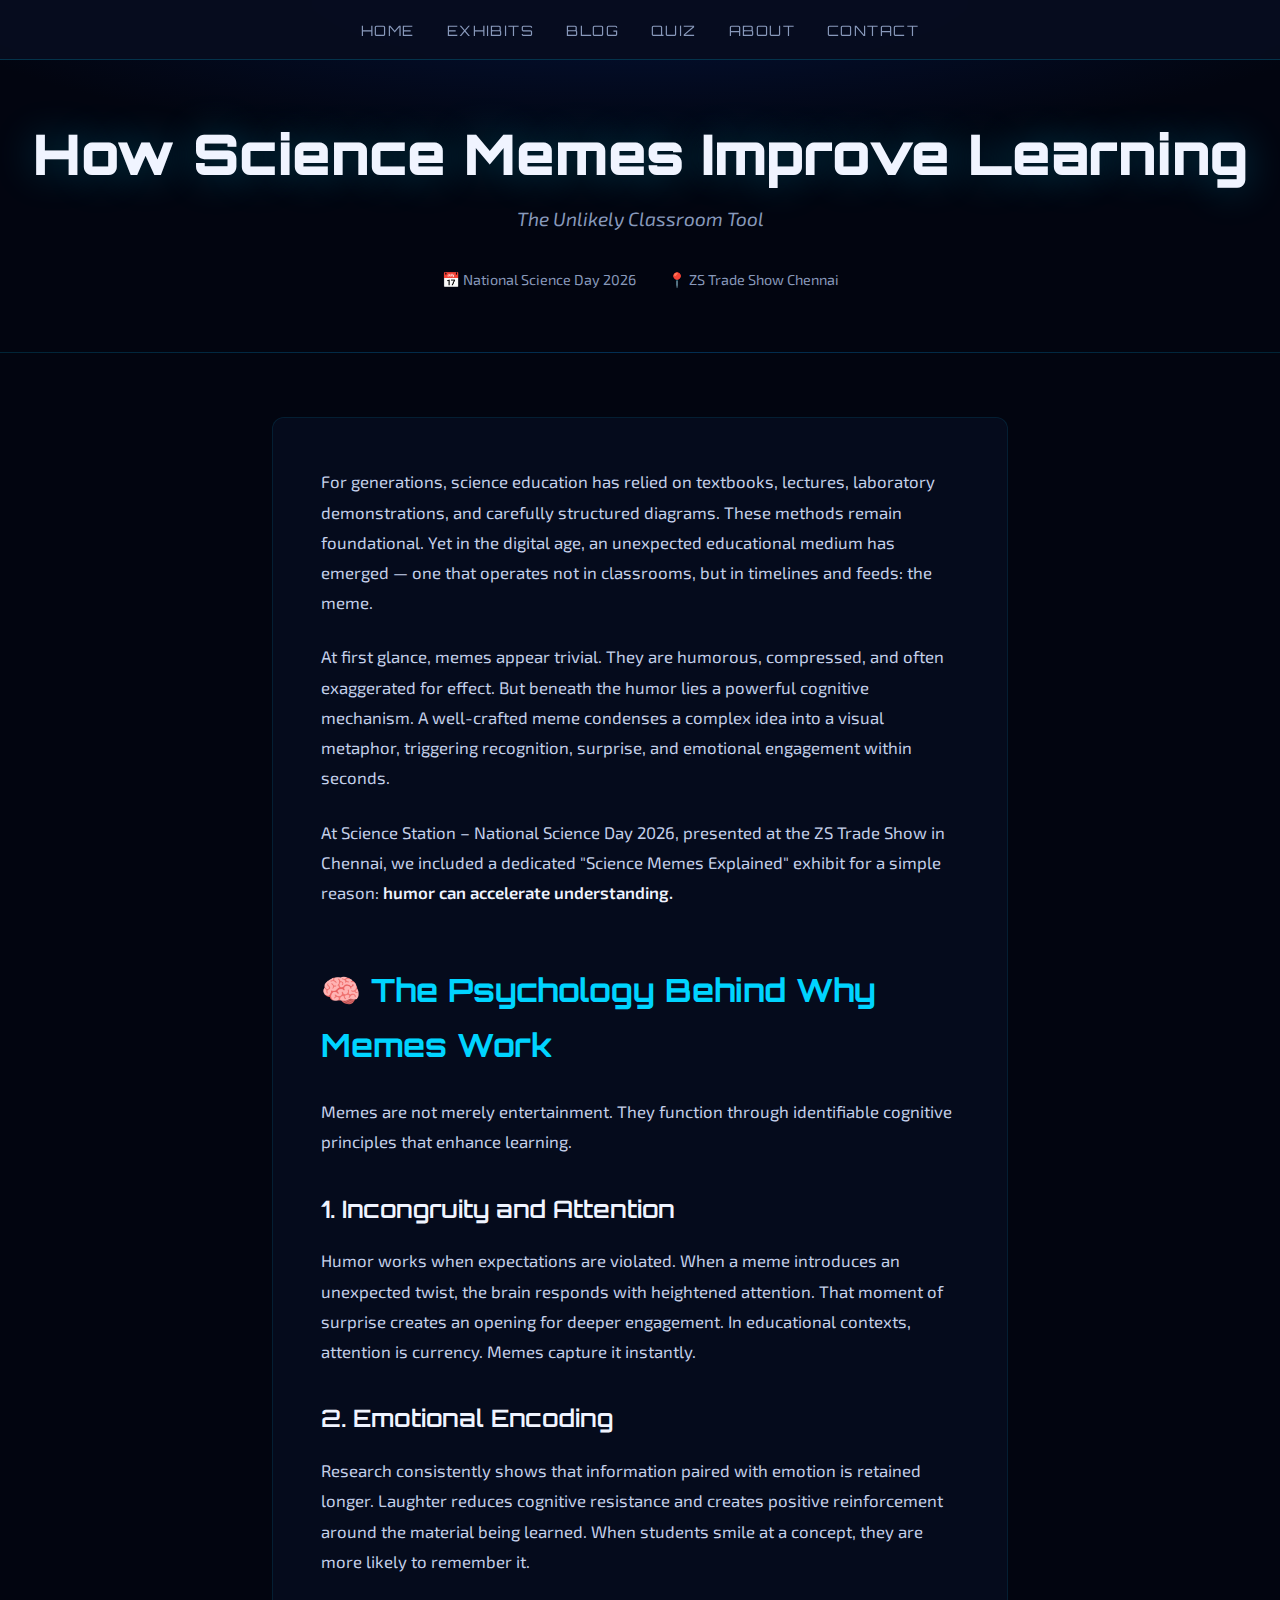
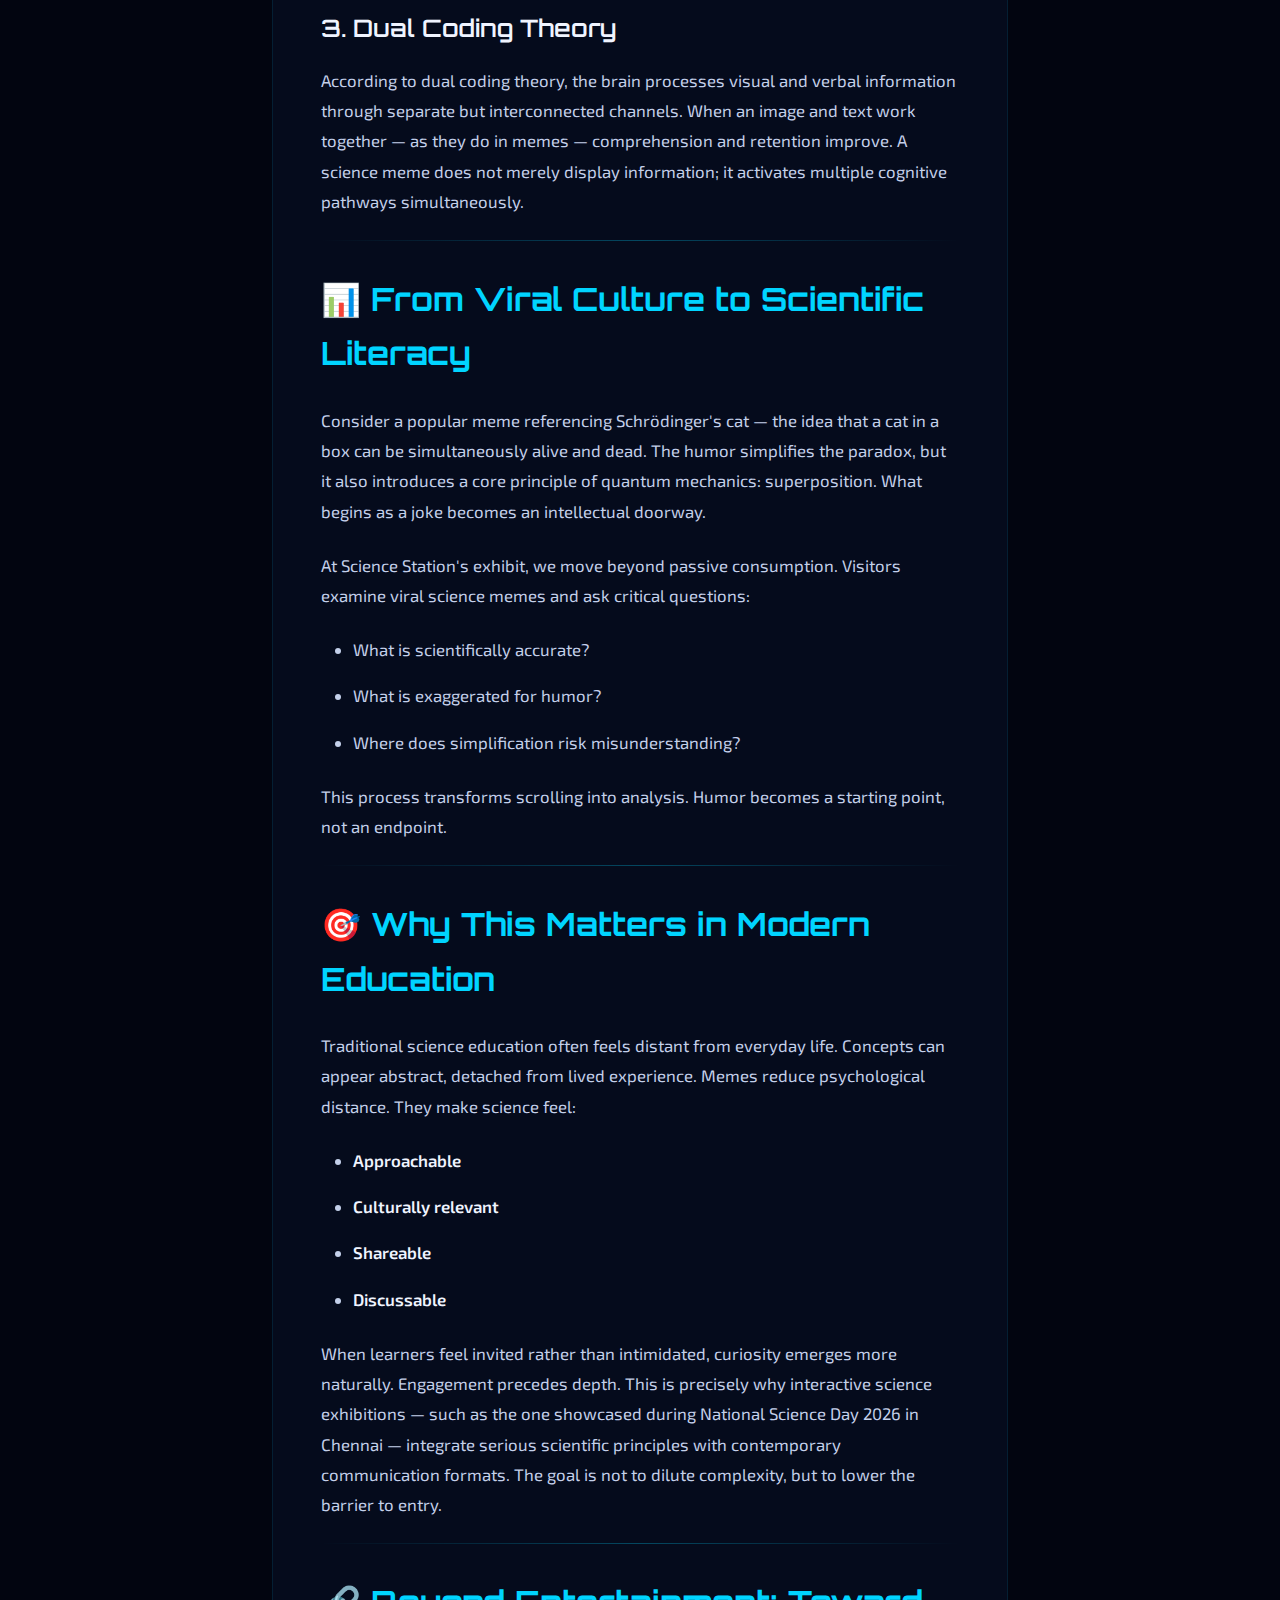
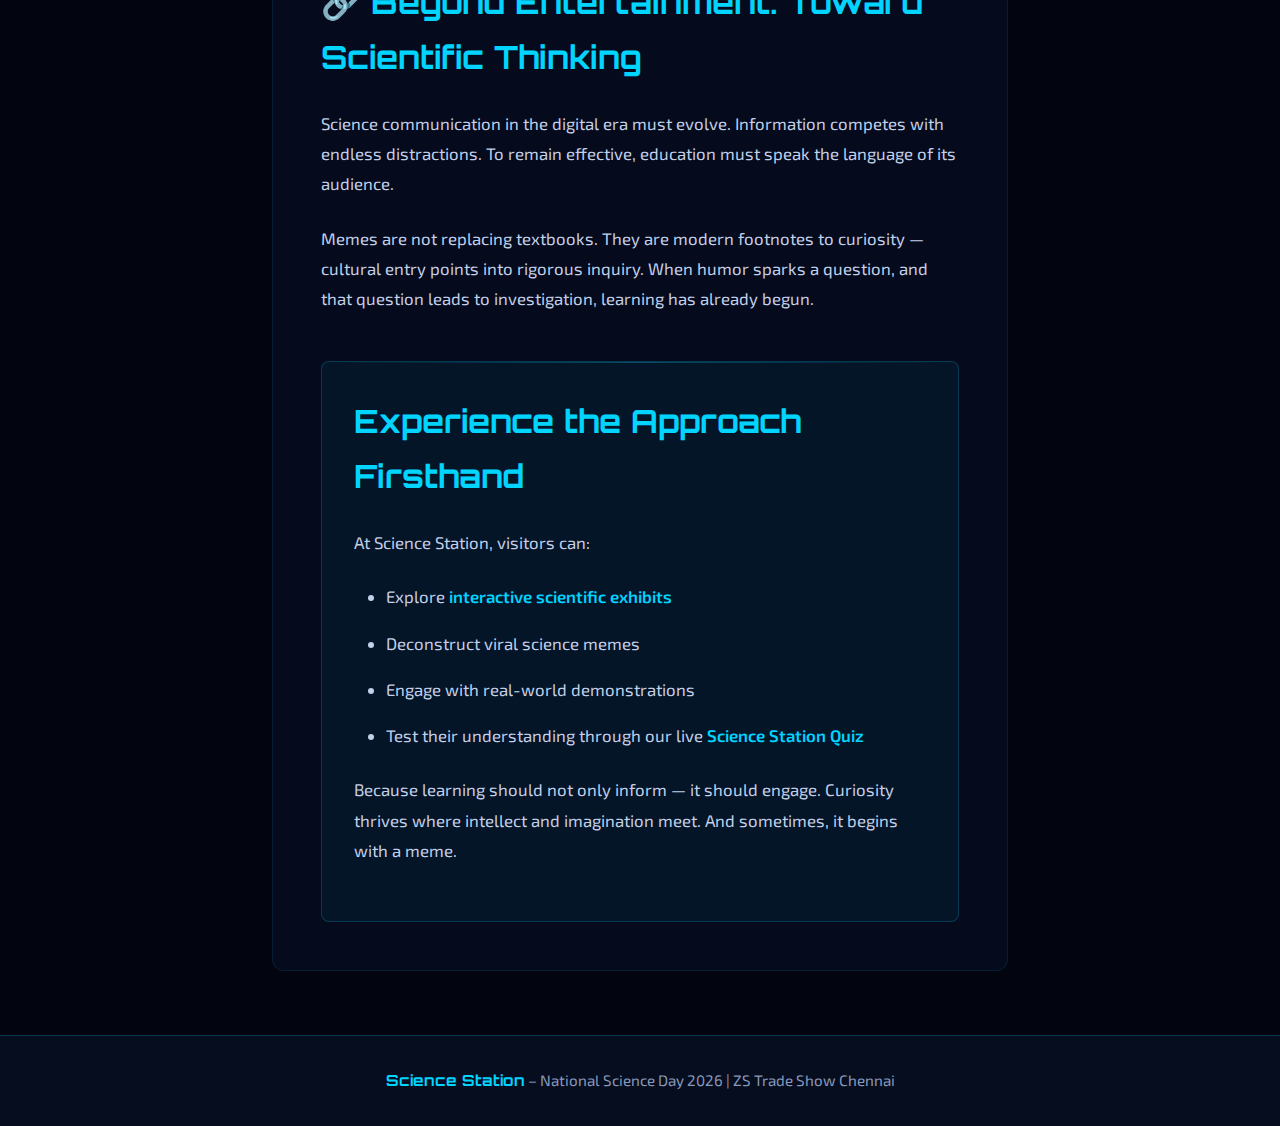
<file: how-science-memes-improve-learning.html>
<!DOCTYPE html>
<html lang="en">
<head>
    <meta charset="UTF-8">
    <meta name="viewport" content="width=device-width, initial-scale=1.0">
    <title>How Science Memes Improve Learning | Science Station Blog</title>
    <meta name="description" content="Discover how science memes enhance learning through humor and cognitive psychology. Explore the unexpected educational power of viral scientific content.">
    <link rel="canonical" href="https://science-station.vercel.app/science-memes-learning.html">
    
    <!-- Open Graph Tags -->
    <meta property="og:title" content="How Science Memes Improve Learning | Science Station Blog">
    <meta property="og:description" content="Discover how science memes enhance learning through humor and cognitive psychology at Science Station – National Science Day 2026.">
    <meta property="og:type" content="article">
    <meta property="og:url" content="https://science-station.vercel.app/science-memes-learning.html">
    
    <!-- Google Fonts -->
    <link rel="preconnect" href="https://fonts.googleapis.com">
    <link rel="preconnect" href="https://fonts.gstatic.com" crossorigin>
    <link href="https://fonts.googleapis.com/css2?family=Orbitron:wght@400;700;900&family=Exo+2:wght@300;400;600;700&display=swap" rel="stylesheet">
    
    <style>
        * {
            margin: 0;
            padding: 0;
            box-sizing: border-box;
        }
        
        :root {
            --bg-black: #020510;
            --bg-navy: #060d1f;
            --bg-card: #0b1530;
            --neon-blue: #00d4ff;
            --text-white: #f0f4ff;
            --text-muted: #8899bb;
            --font-display: 'Orbitron', monospace;
            --font-body: 'Exo 2', sans-serif;
        }
        
        html {
            scroll-behavior: smooth;
        }
        
        body {
            background-color: var(--bg-black);
            color: var(--text-white);
            font-family: var(--font-body);
            font-size: 16px;
            line-height: 1.7;
            overflow-x: hidden;
        }
        
        /* Navigation */
        nav {
            position: fixed;
            top: 0;
            left: 0;
            right: 0;
            z-index: 1000;
            background: rgba(6, 13, 31, 0.95);
            backdrop-filter: blur(10px);
            border-bottom: 1px solid rgba(0, 212, 255, 0.2);
            padding: 1rem 2rem;
        }
        
        nav ul {
            display: flex;
            justify-content: center;
            align-items: center;
            gap: 2rem;
            list-style: none;
            flex-wrap: wrap;
        }
        
        nav a {
            font-family: var(--font-display);
            font-size: 0.9rem;
            letter-spacing: 0.1em;
            text-transform: uppercase;
            color: var(--text-muted);
            text-decoration: none;
            transition: color 0.3s ease;
        }
        
        nav a:hover {
            color: var(--neon-blue);
        }
        
        /* Blog Header */
        header {
            padding: 120px 2rem 60px;
            text-align: center;
            background: radial-gradient(ellipse 80% 60% at 50% 0%, #041236 0%, var(--bg-black) 70%);
            border-bottom: 1px solid rgba(0, 212, 255, 0.15);
        }
        
        header h1 {
            font-family: var(--font-display);
            font-size: clamp(2rem, 5vw, 3.5rem);
            font-weight: 900;
            line-height: 1.2;
            margin-bottom: 1rem;
            color: var(--text-white);
            text-shadow: 0 0 40px rgba(0, 212, 255, 0.3);
        }
        
        .subtitle {
            font-size: clamp(1rem, 1.5vw, 1.2rem);
            color: var(--text-muted);
            font-style: italic;
            margin-bottom: 2rem;
        }
        
        .blog-meta {
            display: flex;
            justify-content: center;
            gap: 2rem;
            font-size: 0.9rem;
            color: var(--text-muted);
            flex-wrap: wrap;
        }
        
        .blog-meta span {
            display: flex;
            align-items: center;
            gap: 0.5rem;
        }
        
        /* Main Content */
        main {
            max-width: 800px;
            margin: 0 auto;
            padding: 4rem 2rem;
        }
        
        article {
            background: rgba(11, 21, 48, 0.4);
            border: 1px solid rgba(0, 212, 255, 0.1);
            border-radius: 12px;
            padding: 3rem clamp(1.5rem, 4vw, 3rem);
        }
        
        article h2 {
            font-family: var(--font-display);
            font-size: clamp(1.5rem, 3vw, 2rem);
            font-weight: 700;
            margin-top: 3rem;
            margin-bottom: 1.5rem;
            color: var(--neon-blue);
            display: flex;
            align-items: center;
            gap: 0.75rem;
        }
        
        article h2:first-of-type {
            margin-top: 0;
        }
        
        article h3 {
            font-family: var(--font-display);
            font-size: clamp(1.2rem, 2vw, 1.5rem);
            font-weight: 600;
            margin-top: 2rem;
            margin-bottom: 1rem;
            color: var(--text-white);
        }
        
        article p {
            font-size: 1.05rem;
            line-height: 1.8;
            color: #c4d0ea;
            margin-bottom: 1.5rem;
        }
        
        article strong {
            color: var(--text-white);
            font-weight: 600;
        }
        
        article ul {
            margin: 1.5rem 0;
            padding-left: 2rem;
        }
        
        article li {
            font-size: 1.05rem;
            line-height: 1.8;
            color: #c4d0ea;
            margin-bottom: 1rem;
        }
        
        article a {
            color: var(--neon-blue);
            text-decoration: none;
            font-weight: 600;
            transition: color 0.3s ease;
            border-bottom: 1px solid transparent;
        }
        
        article a:hover {
            color: #a855f7;
            border-bottom: 1px solid #a855f7;
        }
        
        /* Section Dividers */
        section {
            position: relative;
            padding-top: 2rem;
        }
        
        section::before {
            content: '';
            position: absolute;
            top: 0;
            left: 0;
            right: 0;
            height: 1px;
            background: linear-gradient(90deg, transparent, rgba(0, 212, 255, 0.3), transparent);
        }
        
        section:first-of-type::before {
            display: none;
        }
        
        /* Call to Action Section */
        .cta-section {
            background: rgba(0, 212, 255, 0.05);
            border: 1px solid rgba(0, 212, 255, 0.2);
            border-radius: 8px;
            padding: 2rem;
            margin-top: 3rem;
        }
        
        .cta-section h2 {
            margin-top: 0;
        }
        
        /* Footer */
        footer {
            background: var(--bg-navy);
            border-top: 1px solid rgba(0, 212, 255, 0.2);
            padding: 2rem;
            text-align: center;
        }
        
        footer p {
            font-size: 0.95rem;
            color: var(--text-muted);
        }
        
        footer .brand {
            font-family: var(--font-display);
            color: var(--neon-blue);
            font-weight: 700;
        }
        
        /* Responsive */
        @media (max-width: 768px) {
            nav {
                padding: 1rem;
            }
            
            nav ul {
                gap: 1rem;
            }
            
            nav a {
                font-size: 0.8rem;
            }
            
            header {
                padding: 100px 1.5rem 40px;
            }
            
            main {
                padding: 3rem 1rem;
            }
            
            article {
                padding: 2rem 1.5rem;
            }
        }
    </style>
</head>
<body>
    <!-- Navigation -->
    <nav role="navigation">
        <ul>
            <li><a href="index.html">Home</a></li>
            <li><a href="exhibits.html">Exhibits</a></li>
            <li><a href="blog.html">Blog</a></li>
            <li><a href="quiz.html">Quiz</a></li>
            <li><a href="about.html">About</a></li>
            <li><a href="contact.html">Contact</a></li>
        </ul>
    </nav>

    <!-- Blog Header -->
    <header>
        <h1>How Science Memes Improve Learning</h1>
        <p class="subtitle">The Unlikely Classroom Tool</p>
        <div class="blog-meta">
            <span>📅 National Science Day 2026</span>
            <span>📍 ZS Trade Show Chennai</span>
        </div>
    </header>

    <!-- Main Content -->
    <main>
        <article>
            <p>For generations, science education has relied on textbooks, lectures, laboratory demonstrations, and carefully structured diagrams. These methods remain foundational. Yet in the digital age, an unexpected educational medium has emerged — one that operates not in classrooms, but in timelines and feeds: the meme.</p>

            <p>At first glance, memes appear trivial. They are humorous, compressed, and often exaggerated for effect. But beneath the humor lies a powerful cognitive mechanism. A well-crafted meme condenses a complex idea into a visual metaphor, triggering recognition, surprise, and emotional engagement within seconds.</p>

            <p>At Science Station – National Science Day 2026, presented at the ZS Trade Show in Chennai, we included a dedicated "Science Memes Explained" exhibit for a simple reason: <strong>humor can accelerate understanding.</strong></p>

            <section>
                <h2>🧠 The Psychology Behind Why Memes Work</h2>
                <p>Memes are not merely entertainment. They function through identifiable cognitive principles that enhance learning.</p>

                <h3>1. Incongruity and Attention</h3>
                <p>Humor works when expectations are violated. When a meme introduces an unexpected twist, the brain responds with heightened attention. That moment of surprise creates an opening for deeper engagement. In educational contexts, attention is currency. Memes capture it instantly.</p>

                <h3>2. Emotional Encoding</h3>
                <p>Research consistently shows that information paired with emotion is retained longer. Laughter reduces cognitive resistance and creates positive reinforcement around the material being learned. When students smile at a concept, they are more likely to remember it.</p>

                <h3>3. Dual Coding Theory</h3>
                <p>According to dual coding theory, the brain processes visual and verbal information through separate but interconnected channels. When an image and text work together — as they do in memes — comprehension and retention improve. A science meme does not merely display information; it activates multiple cognitive pathways simultaneously.</p>
            </section>

            <section>
                <h2>📊 From Viral Culture to Scientific Literacy</h2>
                <p>Consider a popular meme referencing Schrödinger's cat — the idea that a cat in a box can be simultaneously alive and dead. The humor simplifies the paradox, but it also introduces a core principle of quantum mechanics: superposition. What begins as a joke becomes an intellectual doorway.</p>

                <p>At Science Station's exhibit, we move beyond passive consumption. Visitors examine viral science memes and ask critical questions:</p>
                <ul>
                    <li>What is scientifically accurate?</li>
                    <li>What is exaggerated for humor?</li>
                    <li>Where does simplification risk misunderstanding?</li>
                </ul>

                <p>This process transforms scrolling into analysis. Humor becomes a starting point, not an endpoint.</p>
            </section>

            <section>
                <h2>🎯 Why This Matters in Modern Education</h2>
                <p>Traditional science education often feels distant from everyday life. Concepts can appear abstract, detached from lived experience. Memes reduce psychological distance. They make science feel:</p>
                <ul>
                    <li><strong>Approachable</strong></li>
                    <li><strong>Culturally relevant</strong></li>
                    <li><strong>Shareable</strong></li>
                    <li><strong>Discussable</strong></li>
                </ul>

                <p>When learners feel invited rather than intimidated, curiosity emerges more naturally. Engagement precedes depth. This is precisely why interactive science exhibitions — such as the one showcased during National Science Day 2026 in Chennai — integrate serious scientific principles with contemporary communication formats. The goal is not to dilute complexity, but to lower the barrier to entry.</p>
            </section>

            <section>
                <h2>🔗 Beyond Entertainment: Toward Scientific Thinking</h2>
                <p>Science communication in the digital era must evolve. Information competes with endless distractions. To remain effective, education must speak the language of its audience.</p>

                <p>Memes are not replacing textbooks. They are modern footnotes to curiosity — cultural entry points into rigorous inquiry. When humor sparks a question, and that question leads to investigation, learning has already begun.</p>
            </section>

            <section class="cta-section">
                <h2>Experience the Approach Firsthand</h2>
                <p>At Science Station, visitors can:</p>
                <ul>
                    <li>Explore <a href="exhibits.html">interactive scientific exhibits</a></li>
                    <li>Deconstruct viral science memes</li>
                    <li>Engage with real-world demonstrations</li>
                    <li>Test their understanding through our live <a href="quiz.html">Science Station Quiz</a></li>
                </ul>

                <p>Because learning should not only inform — it should engage. Curiosity thrives where intellect and imagination meet. And sometimes, it begins with a meme.</p>
            </section>
        </article>
    </main>

    <!-- Footer -->
    <footer role="contentinfo">
        <p><span class="brand">Science Station</span> – National Science Day 2026 | ZS Trade Show Chennai</p>
    </footer>
</body>
</html>
</file>
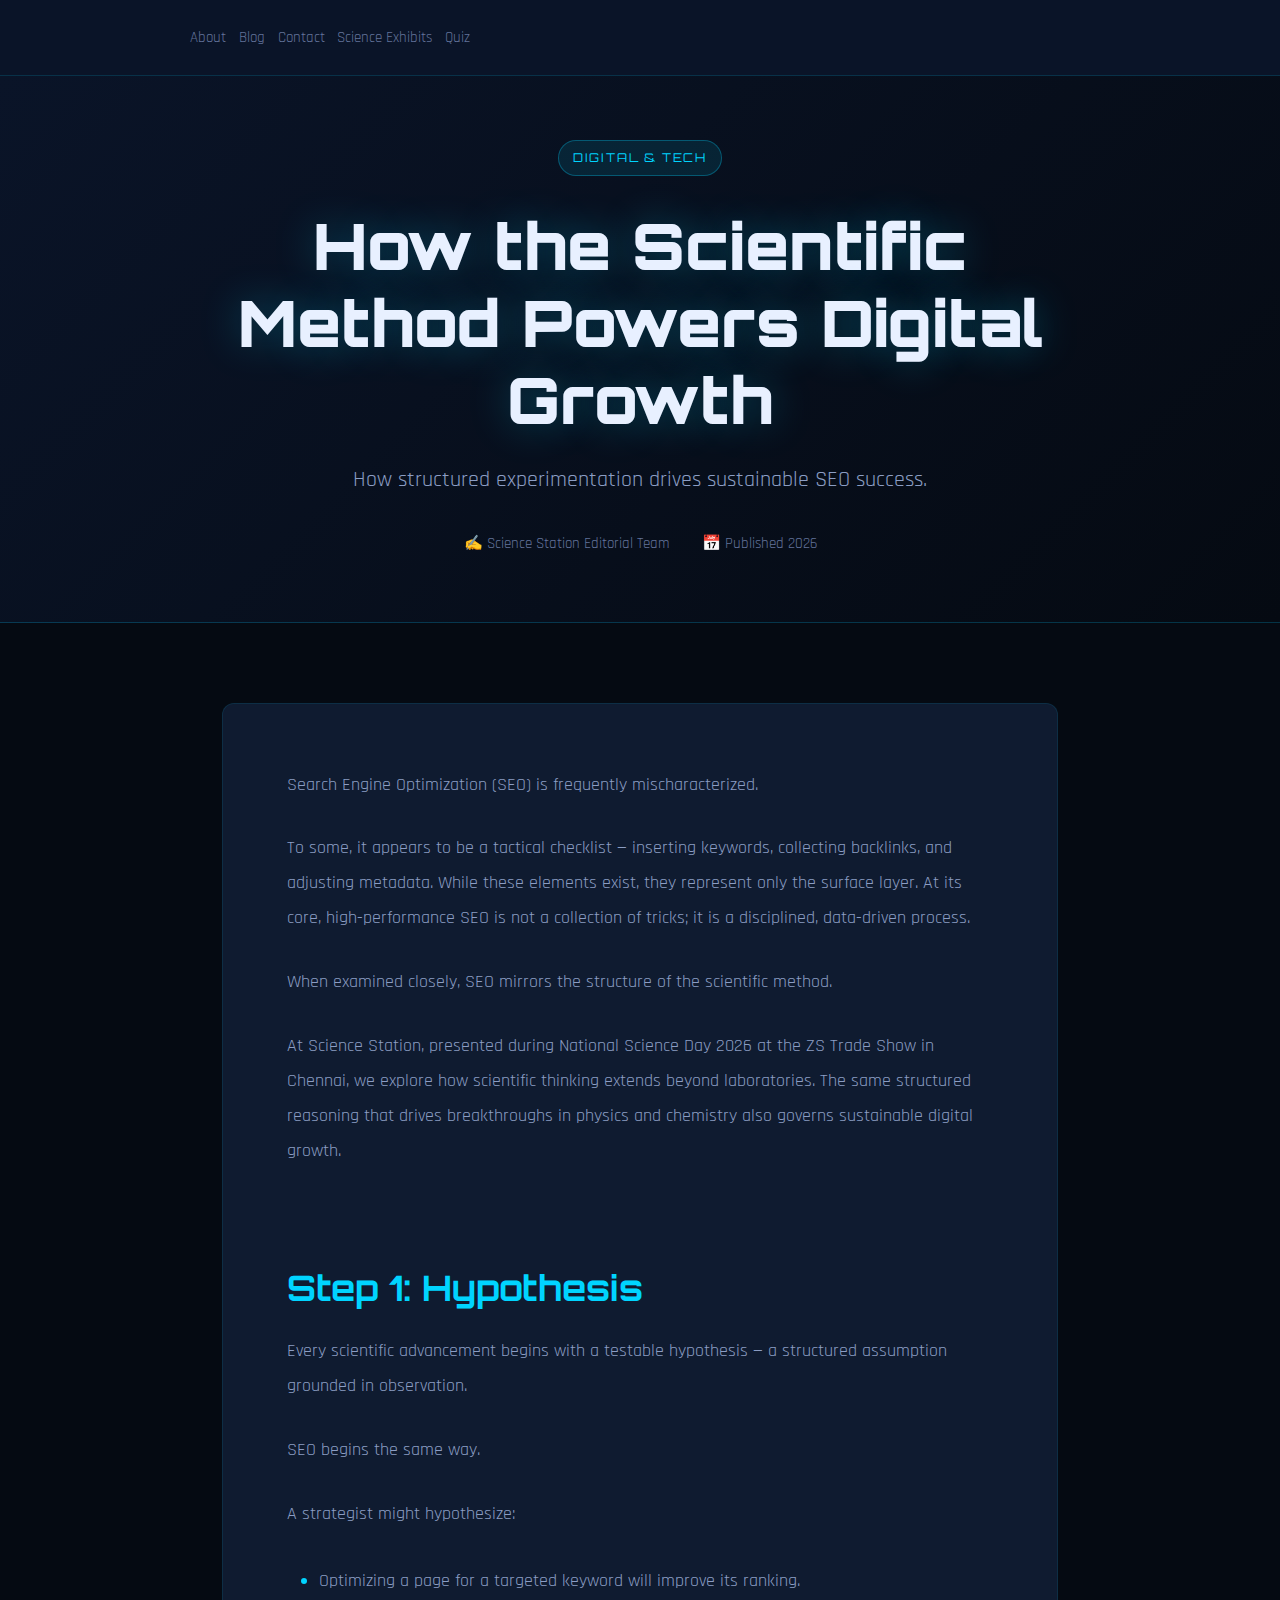
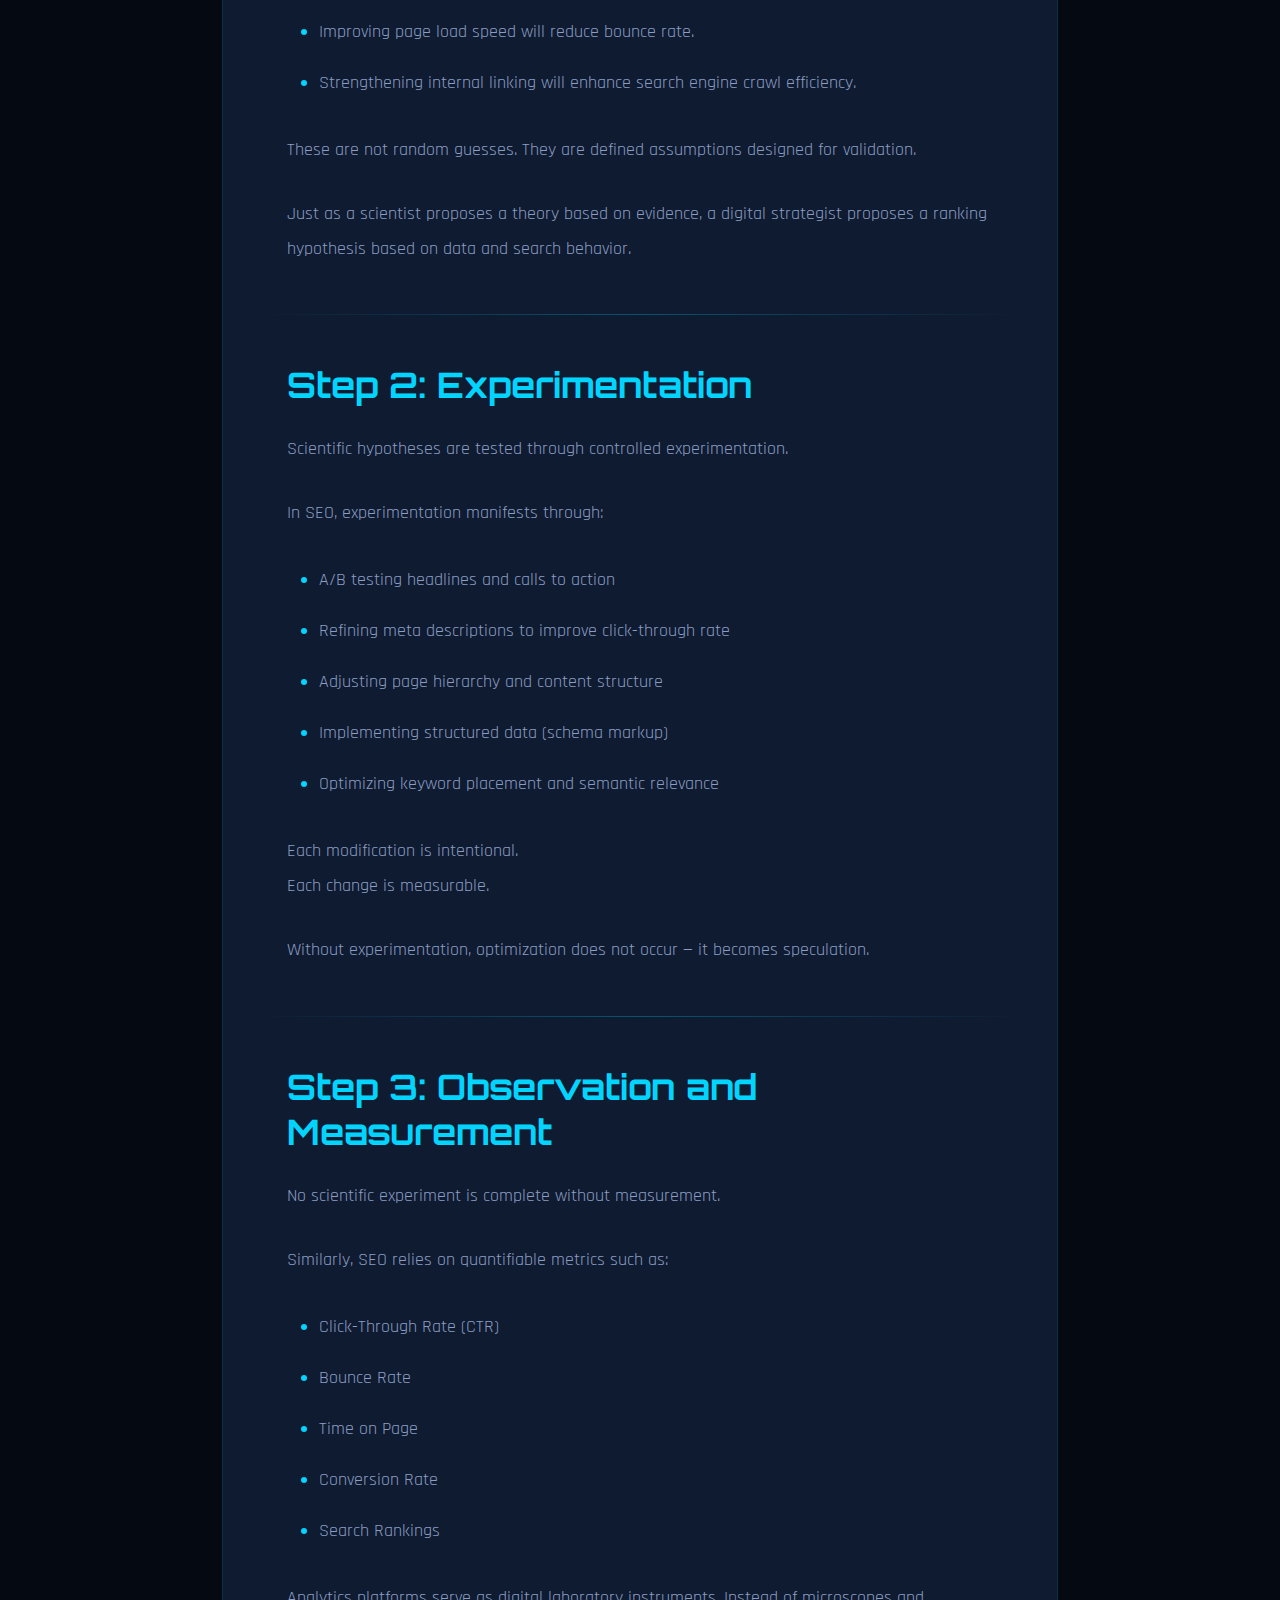
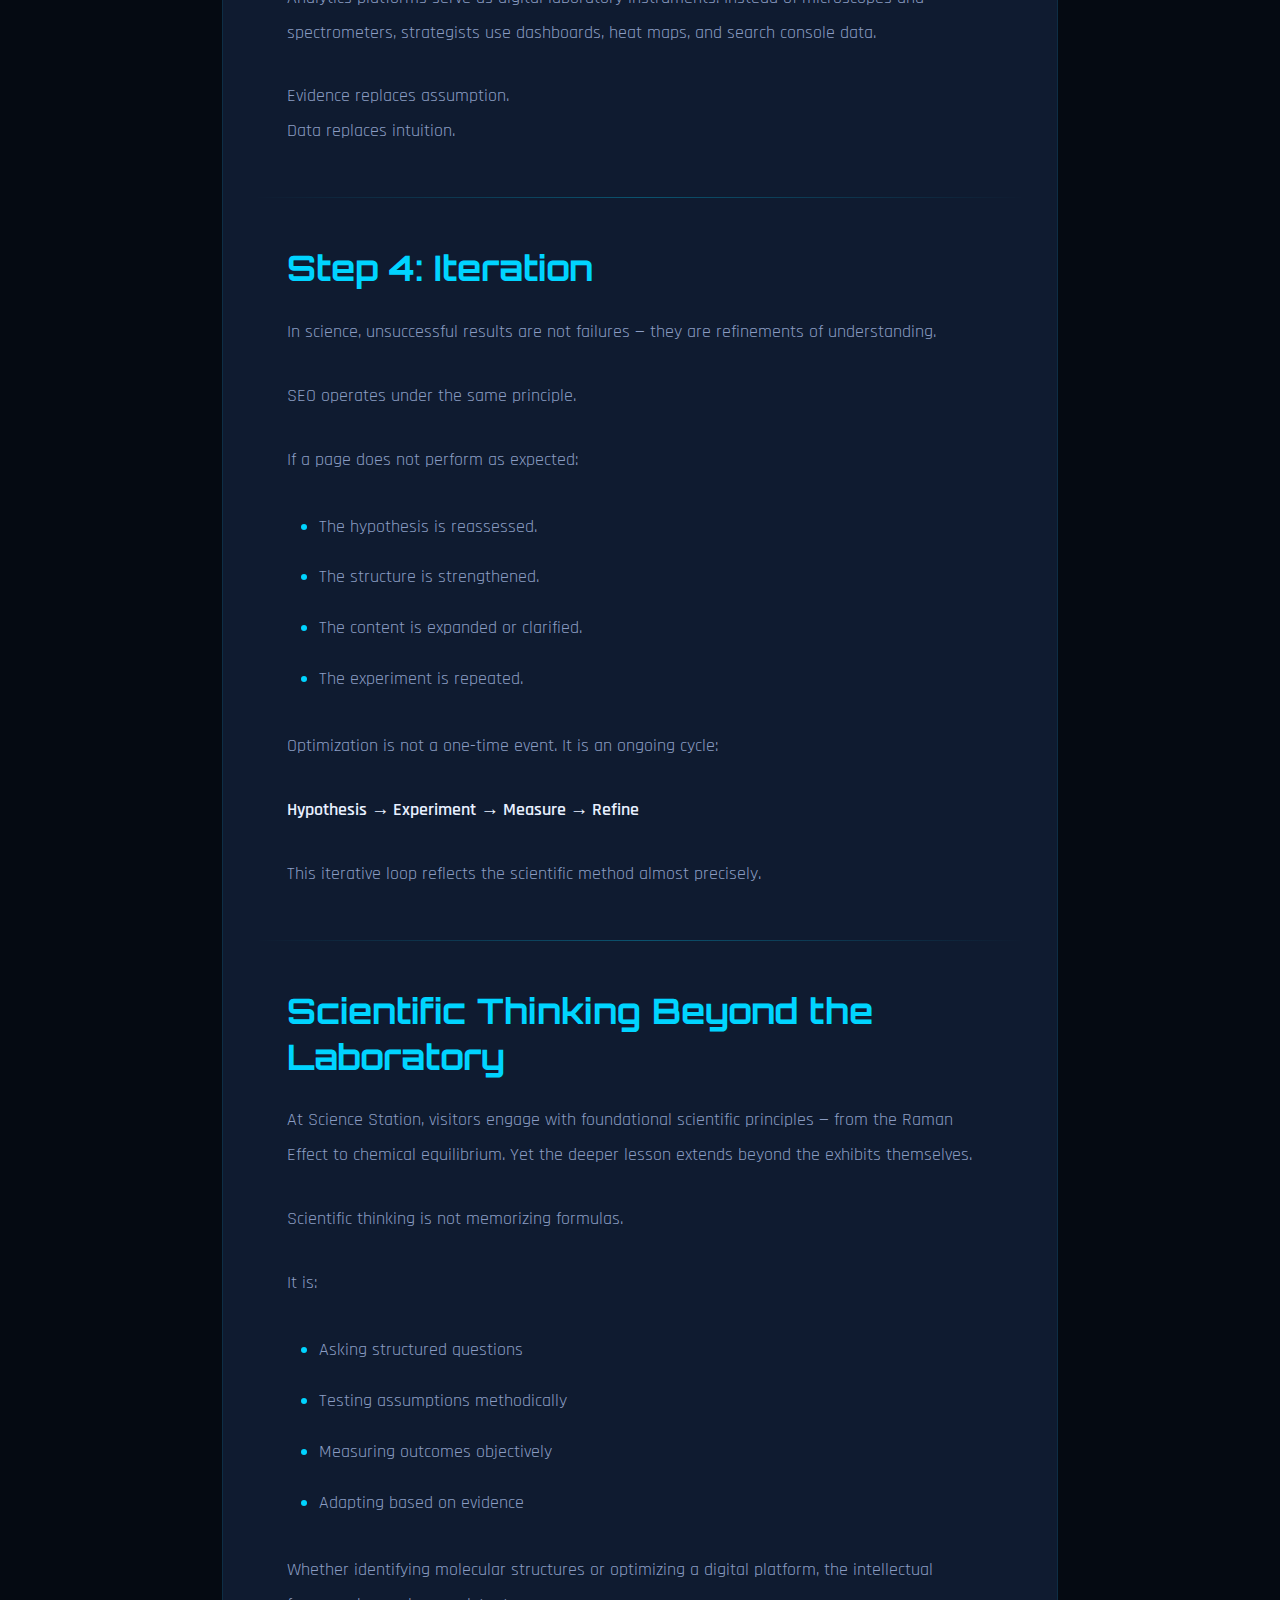
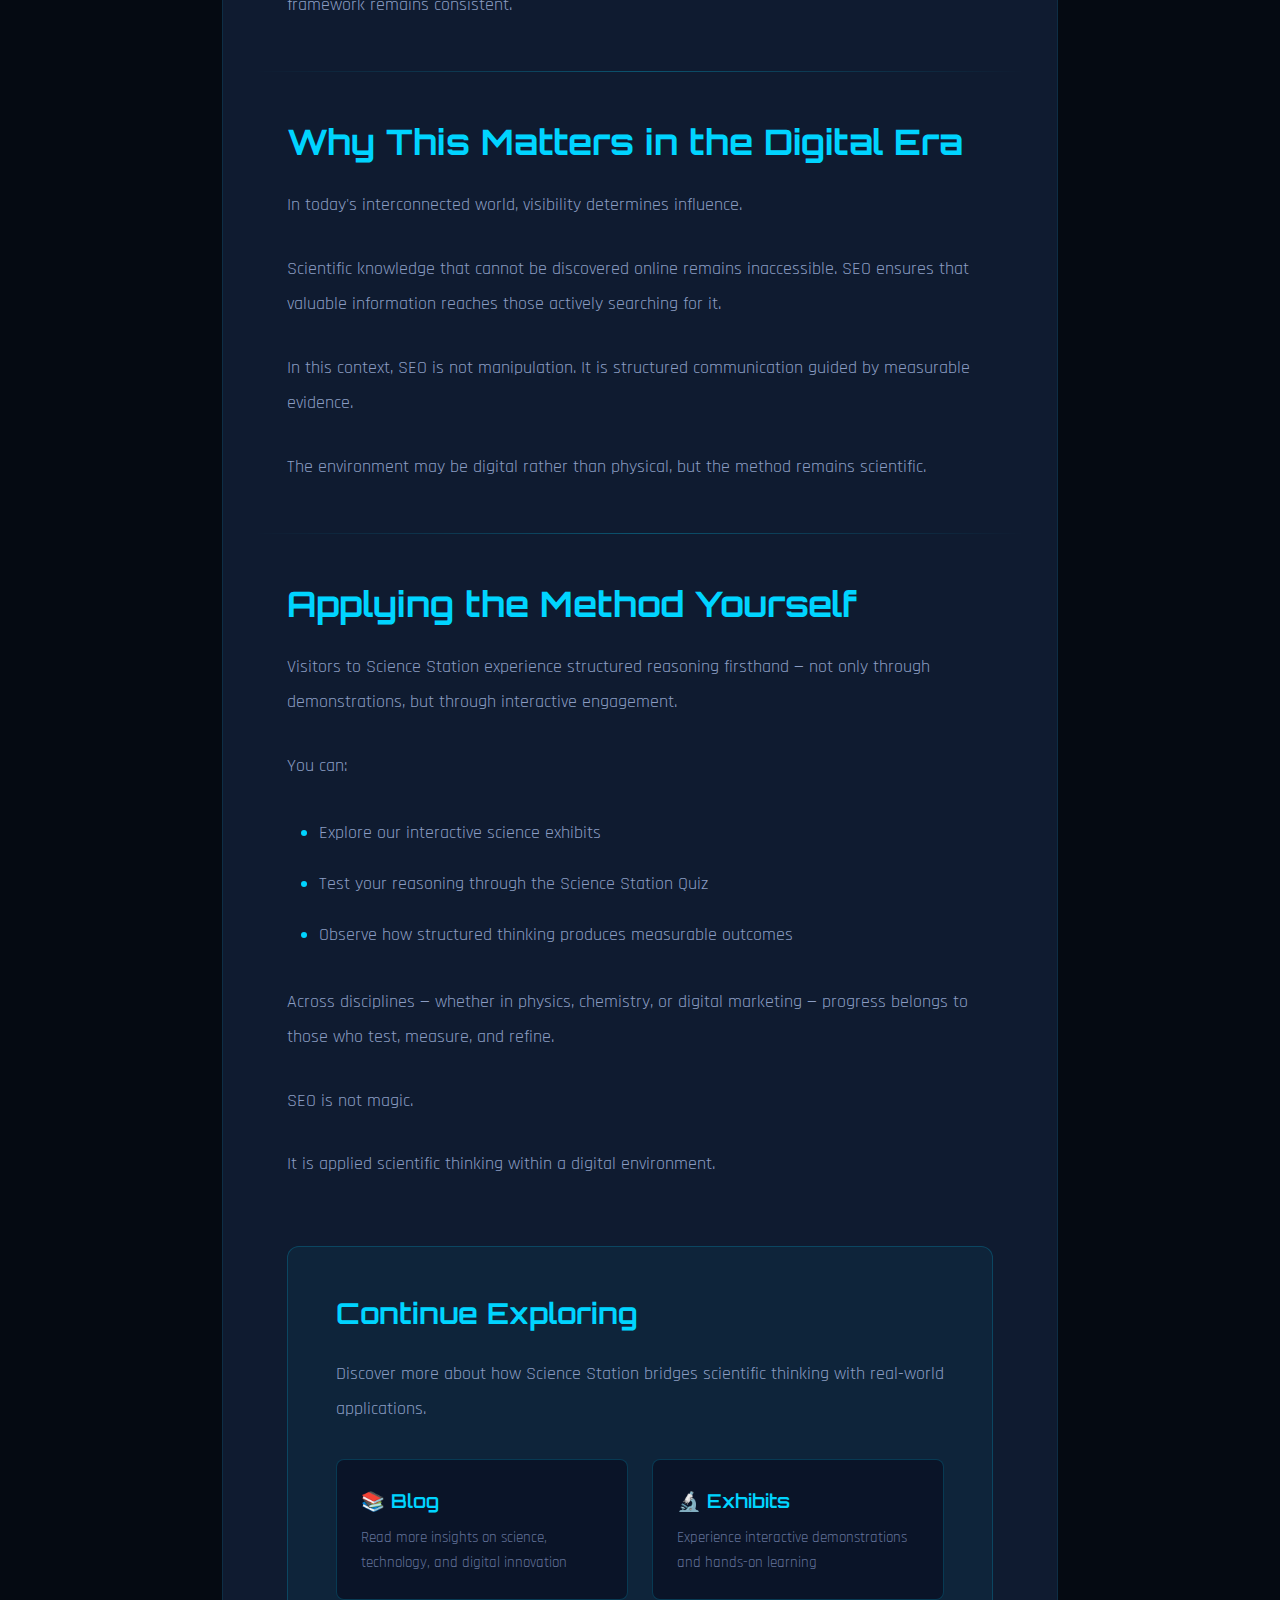
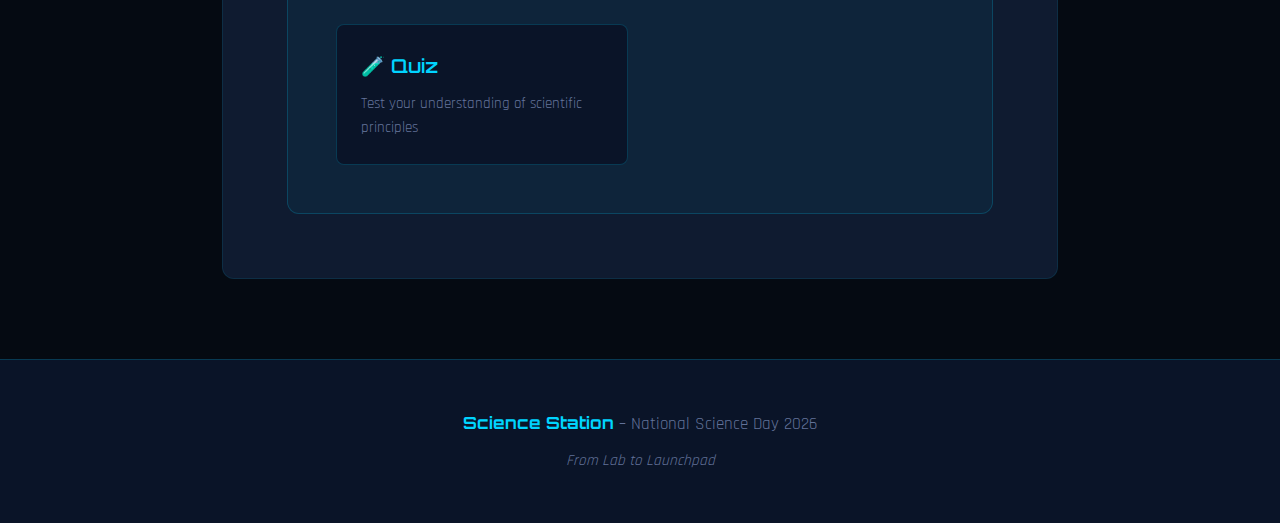
<file: is-seo-a-scientific-process.html>
<!DOCTYPE html>
<html lang="en">
<head>
    <meta charset="UTF-8">
    <meta name="viewport" content="width=device-width, initial-scale=1.0">
    <title>How the Scientific Method Powers Digital Growth | Science Station</title>
    <meta name="description" content="Discover how SEO mirrors the scientific method through hypothesis, experimentation, and iteration. Learn structured digital growth strategies at Science Station.">
    <link rel="canonical" href="https://science-station.vercel.app/blog/seo-scientific-method.html">
    
    <!-- Open Graph Tags -->
    <meta property="og:title" content="How the Scientific Method Powers Digital Growth | Science Station">
    <meta property="og:description" content="Explore how the scientific method drives sustainable SEO success through data-driven experimentation and measurable outcomes.">
    <meta property="og:type" content="article">
    <meta property="og:url" content="https://science-station.vercel.app/blog/seo-scientific-method.html">
    
    <!-- BlogPosting Schema -->
    <script type="application/ld+json">
    {
      "@context": "https://schema.org",
      "@type": "BlogPosting",
      "headline": "How the Scientific Method Powers Digital Growth",
      "description": "Discover how SEO mirrors the scientific method through hypothesis, experimentation, and iteration.",
      "author": {
        "@type": "Organization",
        "name": "Science Station Editorial Team"
      },
      "publisher": {
        "@type": "Organization",
        "name": "Science Station",
        "logo": {
          "@type": "ImageObject",
          "url": "https://science-station.vercel.app/logo.png"
        }
      },
      "datePublished": "2026-02-28",
      "mainEntityOfPage": {
        "@type": "WebPage",
        "@id": "https://science-station.vercel.app/blog/seo-scientific-method.html"
      }
    }
    </script>
    
    <!-- Google Fonts -->
    <link rel="preconnect" href="https://fonts.googleapis.com">
    <link rel="preconnect" href="https://fonts.gstatic.com" crossorigin>
    <link href="https://fonts.googleapis.com/css2?family=Orbitron:wght@400;700;900&family=Rajdhani:wght@300;400;500;600;700&display=swap" rel="stylesheet">
    
    <style>
        * {
            margin: 0;
            padding: 0;
            box-sizing: border-box;
        }
        
        :root {
            --bg-primary: #050a12;
            --bg-secondary: #0a1428;
            --bg-card: #0f1b30;
            --accent-blue: #00d4ff;
            --accent-purple: #a855f7;
            --text-primary: #e8f0ff;
            --text-secondary: #8b9dc3;
            --text-muted: #627299;
            --font-heading: 'Orbitron', monospace;
            --font-body: 'Rajdhani', sans-serif;
        }
        
        html {
            scroll-behavior: smooth;
        }
        
        body {
            font-family: var(--font-body);
            background-color: var(--bg-primary);
            color: var(--text-primary);
            font-size: 18px;
            line-height: 1.8;
            overflow-x: hidden;
        }
        
        /* Breadcrumb */
        .breadcrumb {
            padding: 1.5rem 2rem;
            background: var(--bg-secondary);
            border-bottom: 1px solid rgba(0, 212, 255, 0.15);
        }
        
        .breadcrumb nav {
            max-width: 900px;
            margin: 0 auto;
        }
        
        .breadcrumb ul {
            display: flex;
            list-style: none;
            gap: 0.8rem;
            align-items: center;
            flex-wrap: wrap;
            font-size: 0.95rem;
        }
        
        .breadcrumb a {
            color: var(--text-muted);
            text-decoration: none;
            transition: color 0.3s ease;
        }
        
        .breadcrumb a:hover {
            color: var(--accent-blue);
        }
        
        .breadcrumb span {
            color: var(--text-muted);
        }
        
        .breadcrumb .current {
            color: var(--text-secondary);
        }
        
        /* Hero Section */
        .hero {
            background: linear-gradient(135deg, var(--bg-secondary) 0%, var(--bg-primary) 100%);
            border-bottom: 1px solid rgba(0, 212, 255, 0.2);
            padding: 4rem 2rem;
            text-align: center;
        }
        
        .hero-content {
            max-width: 900px;
            margin: 0 auto;
        }
        
        .category-label {
            display: inline-block;
            font-family: var(--font-heading);
            font-size: 0.75rem;
            letter-spacing: 0.15em;
            text-transform: uppercase;
            color: var(--accent-blue);
            background: rgba(0, 212, 255, 0.1);
            border: 1px solid rgba(0, 212, 255, 0.3);
            padding: 0.5em 1.2em;
            border-radius: 2em;
            margin-bottom: 2rem;
        }
        
        .hero h1 {
            font-family: var(--font-heading);
            font-size: clamp(2.2rem, 6vw, 4rem);
            font-weight: 900;
            line-height: 1.2;
            margin-bottom: 1.5rem;
            color: var(--text-primary);
            text-shadow: 0 0 40px rgba(0, 212, 255, 0.3);
        }
        
        .hero-subtitle {
            font-size: clamp(1.1rem, 2vw, 1.4rem);
            font-weight: 400;
            color: var(--text-secondary);
            line-height: 1.6;
            margin-bottom: 2rem;
            max-width: 700px;
            margin-left: auto;
            margin-right: auto;
        }
        
        .hero-meta {
            display: flex;
            justify-content: center;
            gap: 2rem;
            flex-wrap: wrap;
            font-size: 0.95rem;
            color: var(--text-muted);
        }
        
        .hero-meta span {
            display: flex;
            align-items: center;
            gap: 0.5rem;
        }
        
        /* Main Content */
        main {
            max-width: 900px;
            margin: 0 auto;
            padding: 5rem 2rem;
        }
        
        article {
            background: var(--bg-card);
            border: 1px solid rgba(0, 212, 255, 0.1);
            border-radius: 12px;
            padding: 4rem clamp(2rem, 5vw, 4rem);
        }
        
        article p {
            font-size: 1.15rem;
            line-height: 1.9;
            color: var(--text-secondary);
            margin-bottom: 1.8rem;
        }
        
        article h2 {
            font-family: var(--font-heading);
            font-size: clamp(1.6rem, 3.5vw, 2.2rem);
            font-weight: 700;
            color: var(--accent-blue);
            margin-top: 3.5rem;
            margin-bottom: 1.5rem;
            line-height: 1.3;
        }
        
        article h2:first-of-type {
            margin-top: 0;
        }
        
        article h3 {
            font-family: var(--font-heading);
            font-size: clamp(1.2rem, 2.5vw, 1.6rem);
            font-weight: 600;
            color: var(--text-primary);
            margin-top: 2.5rem;
            margin-bottom: 1rem;
        }
        
        article strong {
            color: var(--text-primary);
            font-weight: 600;
        }
        
        article ul {
            margin: 2rem 0;
            padding-left: 2rem;
        }
        
        article li {
            font-size: 1.15rem;
            line-height: 1.9;
            color: var(--text-secondary);
            margin-bottom: 1rem;
            position: relative;
        }
        
        article li::marker {
            color: var(--accent-blue);
        }
        
        /* Section Dividers */
        section {
            position: relative;
            padding-top: 3rem;
            margin-top: 3rem;
        }
        
        section::before {
            content: '';
            position: absolute;
            top: 0;
            left: -2rem;
            right: -2rem;
            height: 1px;
            background: linear-gradient(90deg, transparent, rgba(0, 212, 255, 0.3), transparent);
        }
        
        section:first-of-type::before {
            display: none;
        }
        
        /* Continue Exploring Section */
        .continue-exploring {
            background: rgba(0, 212, 255, 0.05);
            border: 1px solid rgba(0, 212, 255, 0.2);
            border-radius: 12px;
            padding: 3rem;
            margin-top: 4rem;
        }
        
        .continue-exploring h2 {
            font-family: var(--font-heading);
            font-size: 1.8rem;
            color: var(--accent-blue);
            margin-top: 0;
            margin-bottom: 1.5rem;
        }
        
        .continue-exploring p {
            margin-bottom: 2rem;
        }
        
        .explore-links {
            display: grid;
            grid-template-columns: repeat(auto-fit, minmax(250px, 1fr));
            gap: 1.5rem;
            margin-top: 2rem;
        }
        
        .explore-card {
            background: var(--bg-secondary);
            border: 1px solid rgba(0, 212, 255, 0.2);
            border-radius: 8px;
            padding: 1.5rem;
            text-decoration: none;
            transition: all 0.3s ease;
            display: block;
        }
        
        .explore-card:hover {
            transform: translateY(-4px);
            border-color: var(--accent-blue);
            box-shadow: 0 8px 25px rgba(0, 212, 255, 0.2);
        }
        
        .explore-card h3 {
            font-family: var(--font-heading);
            font-size: 1.2rem;
            color: var(--accent-blue);
            margin: 0 0 0.5rem 0;
        }
        
        .explore-card p {
            font-size: 0.95rem;
            color: var(--text-muted);
            margin: 0;
            line-height: 1.6;
        }
        
        /* Footer */
        footer {
            background: var(--bg-secondary);
            border-top: 1px solid rgba(0, 212, 255, 0.2);
            padding: 3rem 2rem;
            text-align: center;
        }
        
        footer p {
            font-size: 1.05rem;
            color: var(--text-muted);
            line-height: 1.8;
        }
        
        footer .brand {
            font-family: var(--font-heading);
            color: var(--accent-blue);
            font-weight: 700;
        }
        
        footer .tagline {
            font-style: italic;
            color: var(--text-muted);
            font-size: 0.95rem;
            margin-top: 0.5rem;
        }
        
        /* Responsive */
        @media (max-width: 768px) {
            .breadcrumb {
                padding: 1rem 1.5rem;
            }
            
            .hero {
                padding: 3rem 1.5rem;
            }
            
            .hero h1 {
                font-size: 2rem;
            }
            
            .hero-subtitle {
                font-size: 1.1rem;
            }
            
            main {
                padding: 3rem 1rem;
            }
            
            article {
                padding: 2.5rem 1.8rem;
            }
            
            article h2 {
                font-size: 1.6rem;
            }
            
            article h3 {
                font-size: 1.3rem;
            }
            
            .continue-exploring {
                padding: 2rem;
            }
            
            .explore-links {
                grid-template-columns: 1fr;
            }
        }
    </style>
</head>
<body>
    <!-- Breadcrumb Navigation -->
    <div class="breadcrumb">
        <nav aria-label="Breadcrumb">
            <ul>
                <li><a href="about.html" class="nav-link">About</a></li>
        <li><a href="blog.html" class="nav-link">Blog</a></li>
        <li><a href="contact.html" class="nav-link">Contact</a></li>
        <li><a href="exhibits.html" class="nav-link">Science Exhibits</a></li>
        <li><a href="quiz.html" class="nav-link">Quiz</a></li>
            </ul>
        </nav>
    </div>

    <!-- Hero Section -->
    <header class="hero">
        <div class="hero-content">
            <span class="category-label">Digital & Tech</span>
            <h1>How the Scientific Method Powers Digital Growth</h1>
            <p class="hero-subtitle">How structured experimentation drives sustainable SEO success.</p>
            <div class="hero-meta">
                <span>✍️ Science Station Editorial Team</span>
                <span>📅 Published 2026</span>
            </div>
        </div>
    </header>

    <!-- Main Content -->
    <main>
        <article>
            <p>Search Engine Optimization (SEO) is frequently mischaracterized.</p>

            <p>To some, it appears to be a tactical checklist — inserting keywords, collecting backlinks, and adjusting metadata. While these elements exist, they represent only the surface layer. At its core, high-performance SEO is not a collection of tricks; it is a disciplined, data-driven process.</p>

            <p>When examined closely, SEO mirrors the structure of the scientific method.</p>

            <p>At Science Station, presented during National Science Day 2026 at the ZS Trade Show in Chennai, we explore how scientific thinking extends beyond laboratories. The same structured reasoning that drives breakthroughs in physics and chemistry also governs sustainable digital growth.</p>

            <section>
                <h2>Step 1: Hypothesis</h2>
                <p>Every scientific advancement begins with a testable hypothesis — a structured assumption grounded in observation.</p>

                <p>SEO begins the same way.</p>

                <p>A strategist might hypothesize:</p>

                <ul>
                    <li>Optimizing a page for a targeted keyword will improve its ranking.</li>
                    <li>Improving page load speed will reduce bounce rate.</li>
                    <li>Strengthening internal linking will enhance search engine crawl efficiency.</li>
                </ul>

                <p>These are not random guesses. They are defined assumptions designed for validation.</p>

                <p>Just as a scientist proposes a theory based on evidence, a digital strategist proposes a ranking hypothesis based on data and search behavior.</p>
            </section>

            <section>
                <h2>Step 2: Experimentation</h2>
                <p>Scientific hypotheses are tested through controlled experimentation.</p>

                <p>In SEO, experimentation manifests through:</p>

                <ul>
                    <li>A/B testing headlines and calls to action</li>
                    <li>Refining meta descriptions to improve click-through rate</li>
                    <li>Adjusting page hierarchy and content structure</li>
                    <li>Implementing structured data (schema markup)</li>
                    <li>Optimizing keyword placement and semantic relevance</li>
                </ul>

                <p>Each modification is intentional.<br>
                Each change is measurable.</p>

                <p>Without experimentation, optimization does not occur — it becomes speculation.</p>
            </section>

            <section>
                <h2>Step 3: Observation and Measurement</h2>
                <p>No scientific experiment is complete without measurement.</p>

                <p>Similarly, SEO relies on quantifiable metrics such as:</p>

                <ul>
                    <li>Click-Through Rate (CTR)</li>
                    <li>Bounce Rate</li>
                    <li>Time on Page</li>
                    <li>Conversion Rate</li>
                    <li>Search Rankings</li>
                </ul>

                <p>Analytics platforms serve as digital laboratory instruments. Instead of microscopes and spectrometers, strategists use dashboards, heat maps, and search console data.</p>

                <p>Evidence replaces assumption.<br>
                Data replaces intuition.</p>
            </section>

            <section>
                <h2>Step 4: Iteration</h2>
                <p>In science, unsuccessful results are not failures — they are refinements of understanding.</p>

                <p>SEO operates under the same principle.</p>

                <p>If a page does not perform as expected:</p>

                <ul>
                    <li>The hypothesis is reassessed.</li>
                    <li>The structure is strengthened.</li>
                    <li>The content is expanded or clarified.</li>
                    <li>The experiment is repeated.</li>
                </ul>

                <p>Optimization is not a one-time event. It is an ongoing cycle:</p>

                <p><strong>Hypothesis → Experiment → Measure → Refine</strong></p>

                <p>This iterative loop reflects the scientific method almost precisely.</p>
            </section>

            <section>
                <h2>Scientific Thinking Beyond the Laboratory</h2>
                <p>At Science Station, visitors engage with foundational scientific principles — from the Raman Effect to chemical equilibrium. Yet the deeper lesson extends beyond the exhibits themselves.</p>

                <p>Scientific thinking is not memorizing formulas.</p>

                <p>It is:</p>

                <ul>
                    <li>Asking structured questions</li>
                    <li>Testing assumptions methodically</li>
                    <li>Measuring outcomes objectively</li>
                    <li>Adapting based on evidence</li>
                </ul>

                <p>Whether identifying molecular structures or optimizing a digital platform, the intellectual framework remains consistent.</p>
            </section>

            <section>
                <h2>Why This Matters in the Digital Era</h2>
                <p>In today's interconnected world, visibility determines influence.</p>

                <p>Scientific knowledge that cannot be discovered online remains inaccessible. SEO ensures that valuable information reaches those actively searching for it.</p>

                <p>In this context, SEO is not manipulation. It is structured communication guided by measurable evidence.</p>

                <p>The environment may be digital rather than physical, but the method remains scientific.</p>
            </section>

            <section>
                <h2>Applying the Method Yourself</h2>
                <p>Visitors to Science Station experience structured reasoning firsthand — not only through demonstrations, but through interactive engagement.</p>

                <p>You can:</p>

                <ul>
                    <li>Explore our interactive science exhibits</li>
                    <li>Test your reasoning through the Science Station Quiz</li>
                    <li>Observe how structured thinking produces measurable outcomes</li>
                </ul>

                <p>Across disciplines — whether in physics, chemistry, or digital marketing — progress belongs to those who test, measure, and refine.</p>

                <p>SEO is not magic.</p>

                <p>It is applied scientific thinking within a digital environment.</p>
            </section>

            <!-- Continue Exploring Section -->
            <div class="continue-exploring">
                <h2>Continue Exploring</h2>
                <p>Discover more about how Science Station bridges scientific thinking with real-world applications.</p>
                
                <div class="explore-links">
                    <a href="blog.html" class="explore-card">
                        <h3>📚 Blog</h3>
                        <p>Read more insights on science, technology, and digital innovation</p>
                    </a>
                    
                    <a href="exhibits.html" class="explore-card">
                        <h3>🔬 Exhibits</h3>
                        <p>Experience interactive demonstrations and hands-on learning</p>
                    </a>
                    
                    <a href="quiz.html" class="explore-card">
                        <h3>🧪 Quiz</h3>
                        <p>Test your understanding of scientific principles</p>
                    </a>
                </div>
            </div>
        </article>
    </main>

    <!-- Footer -->
    <footer>
        <p><span class="brand">Science Station</span> – National Science Day 2026</p>
        <p class="tagline">From Lab to Launchpad</p>
    </footer>
</body>
</html>
</file>
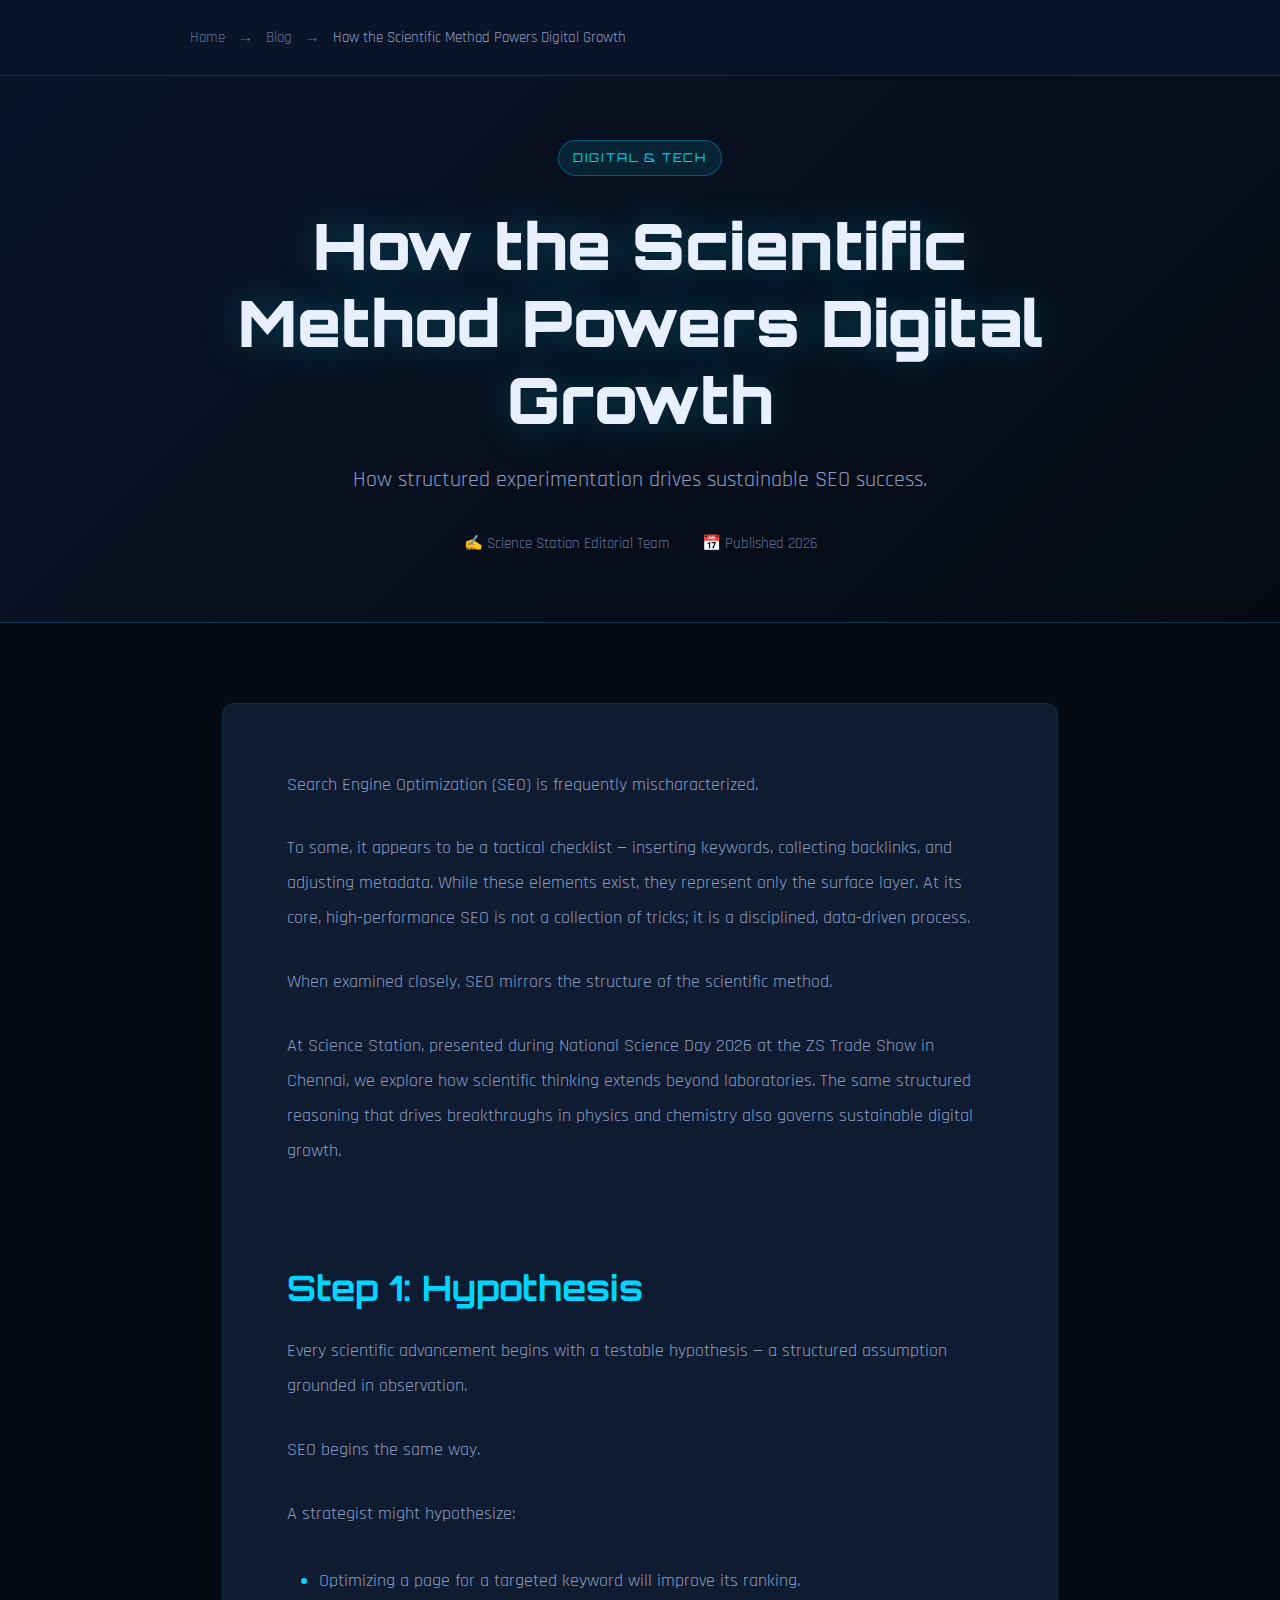
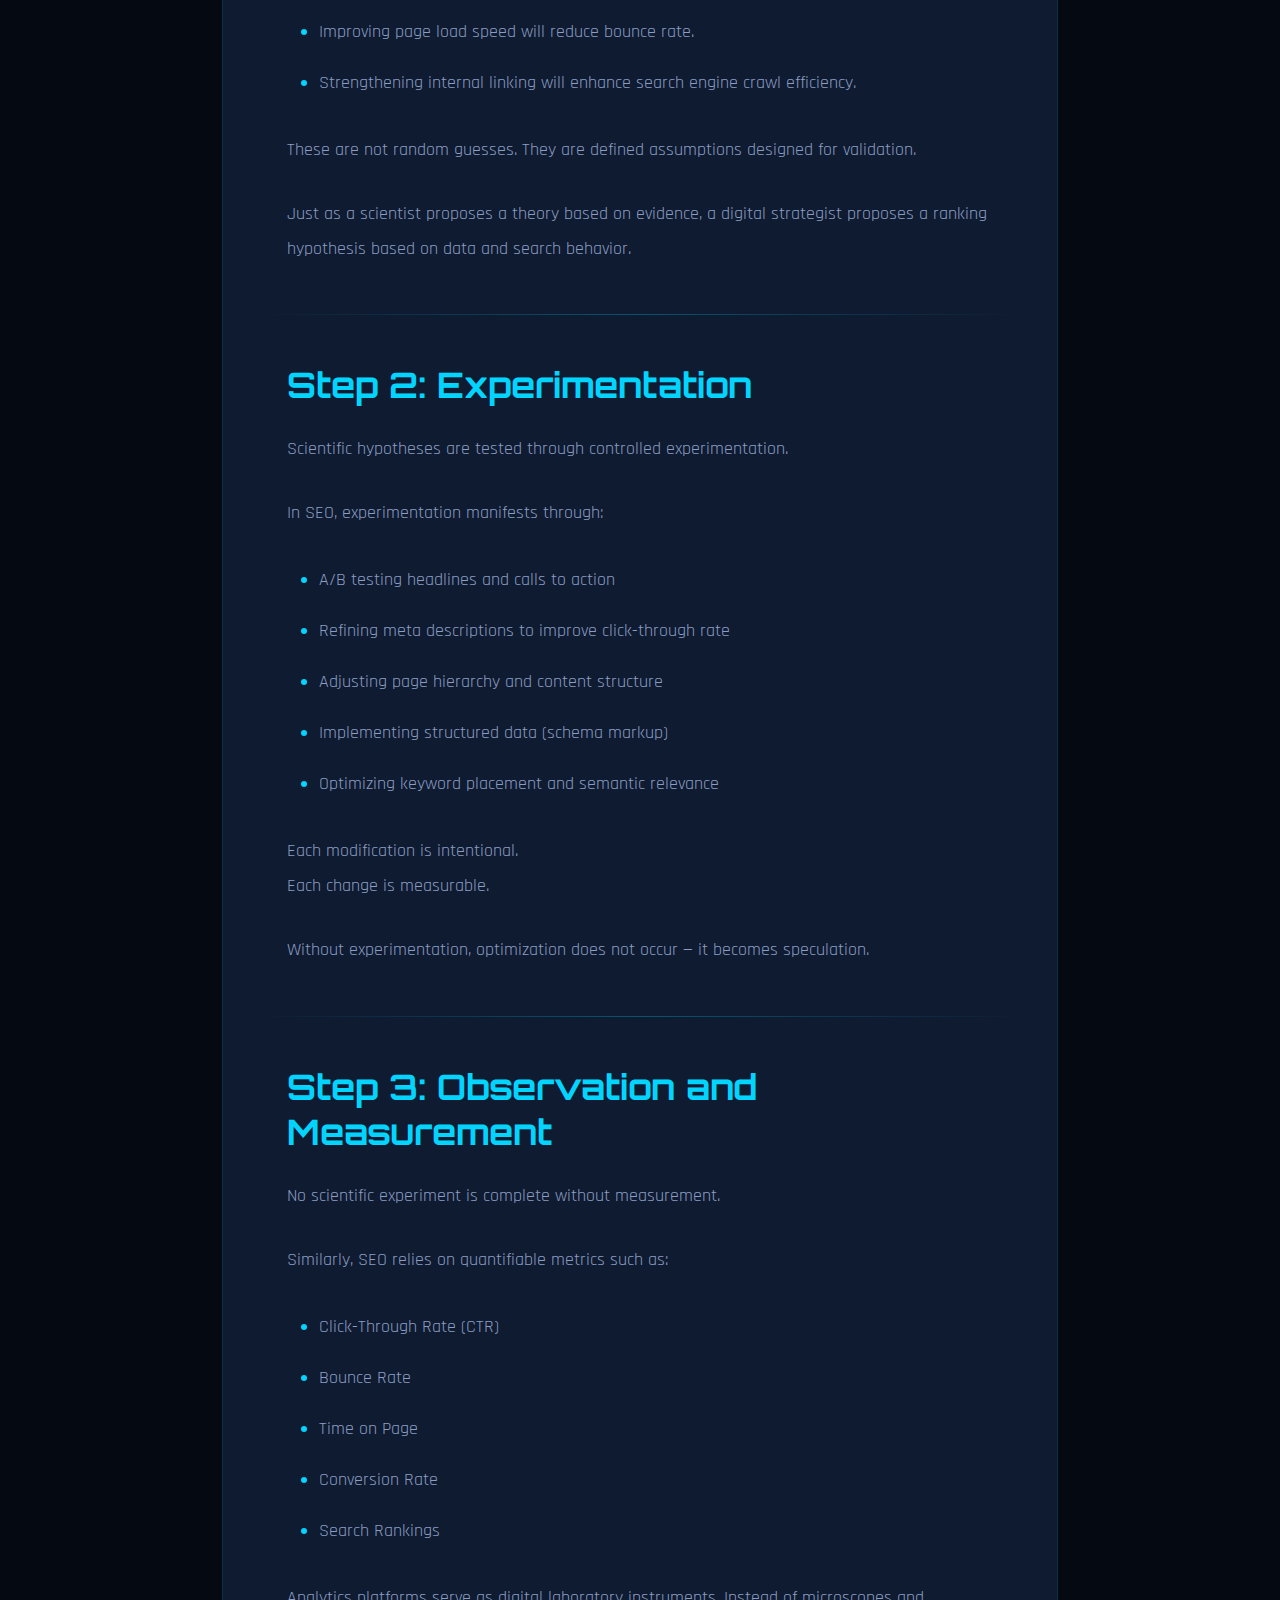
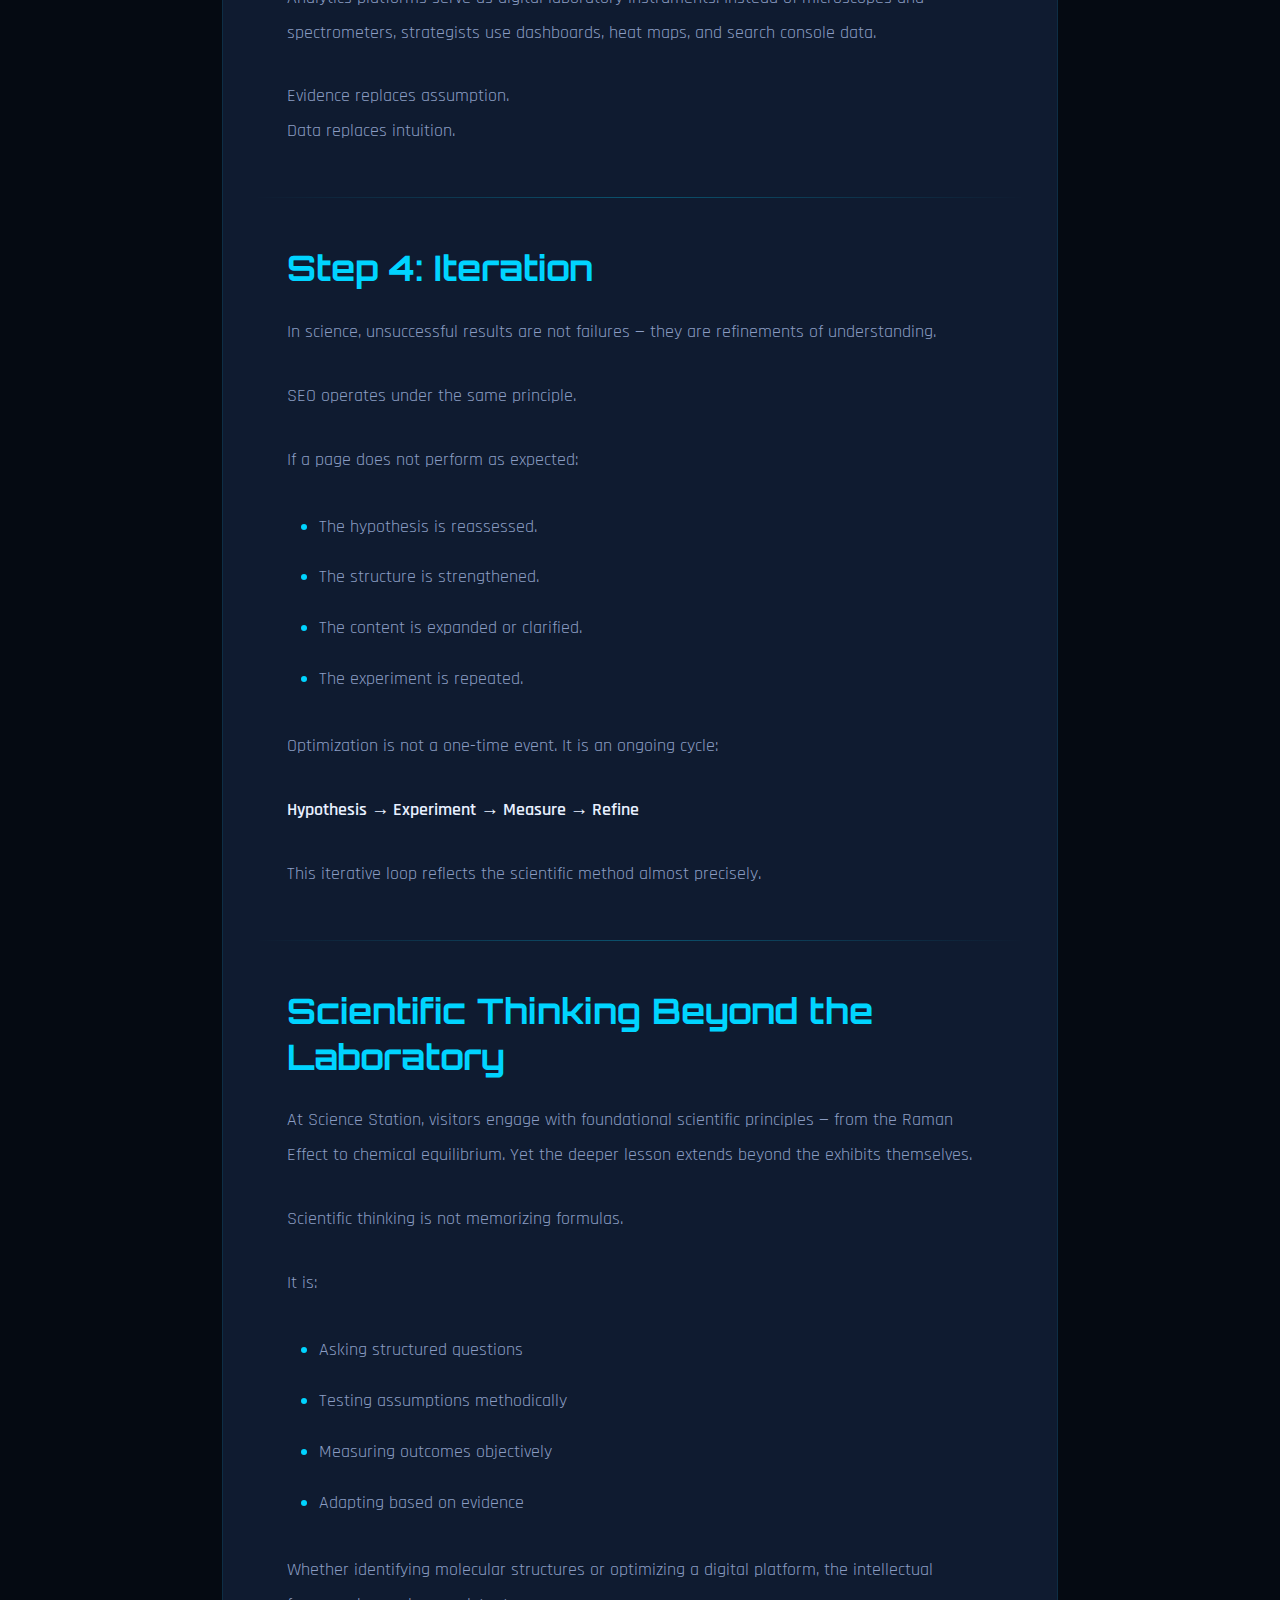
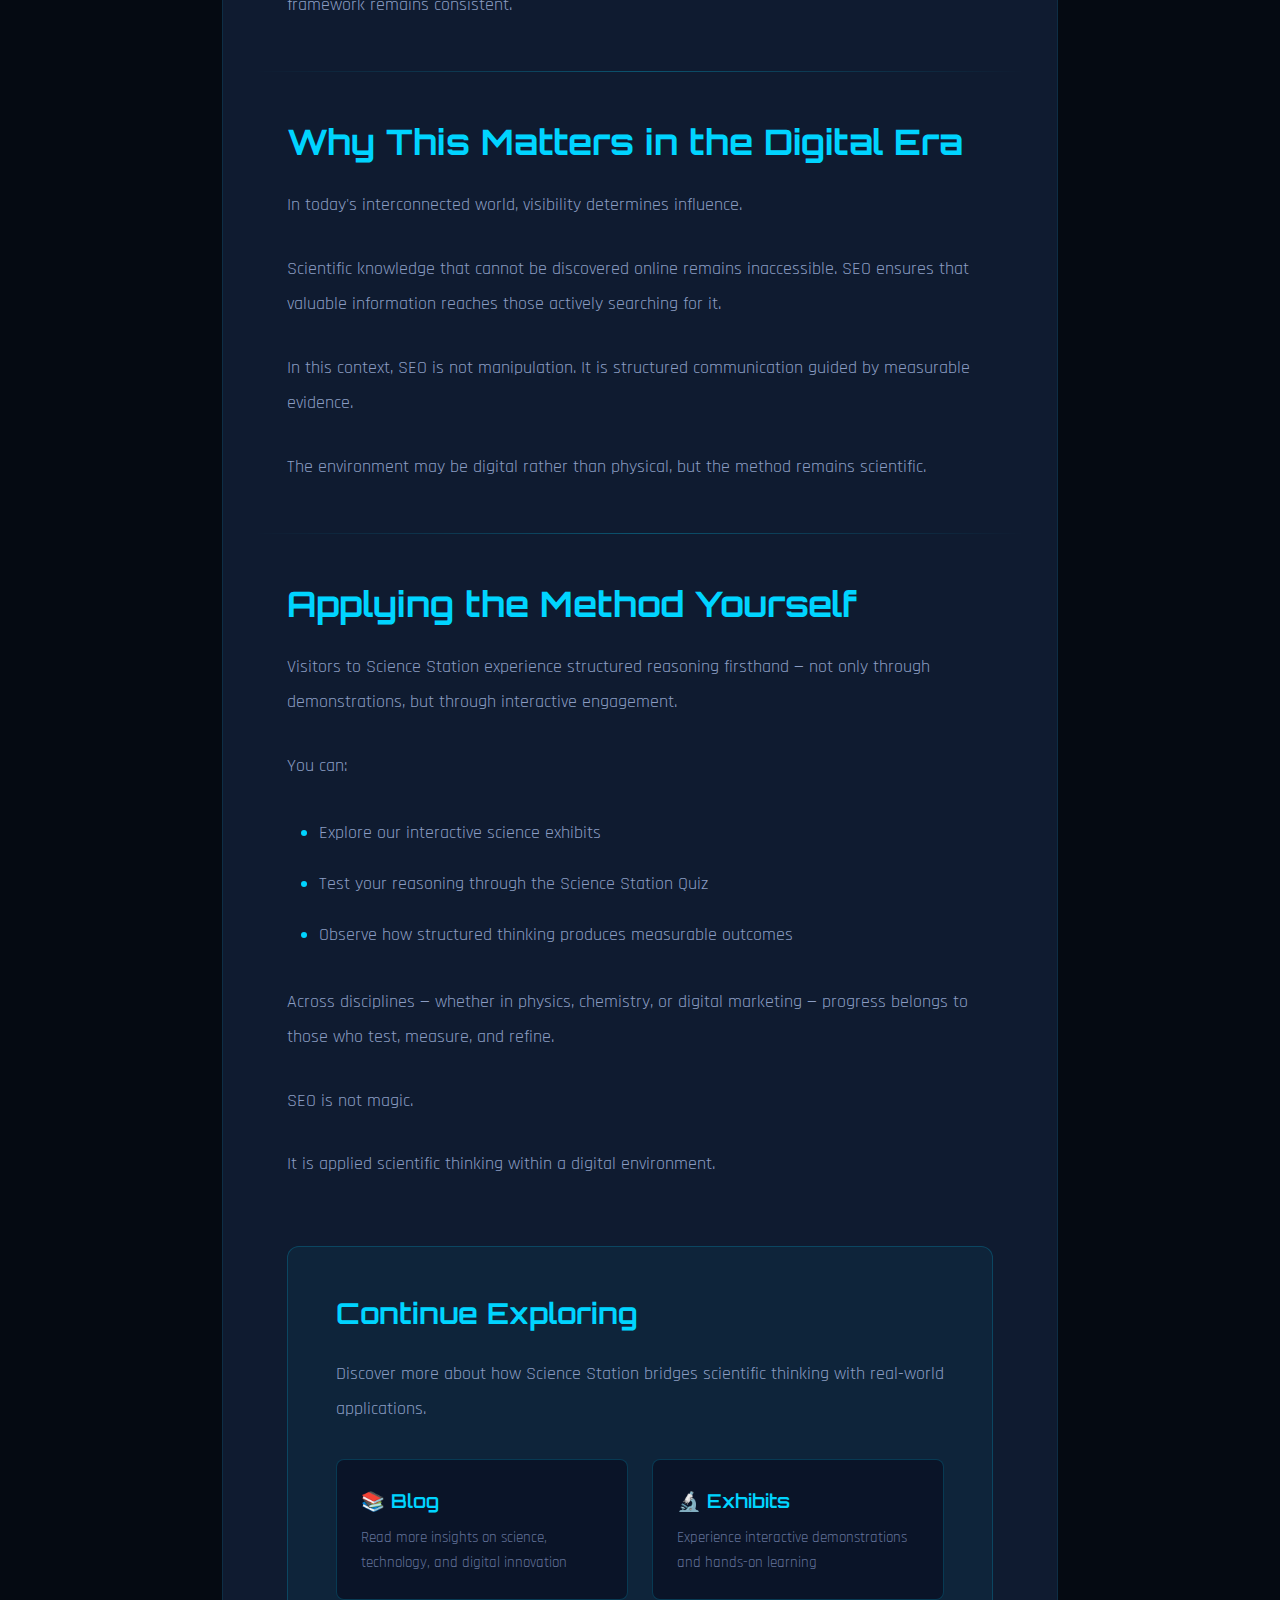
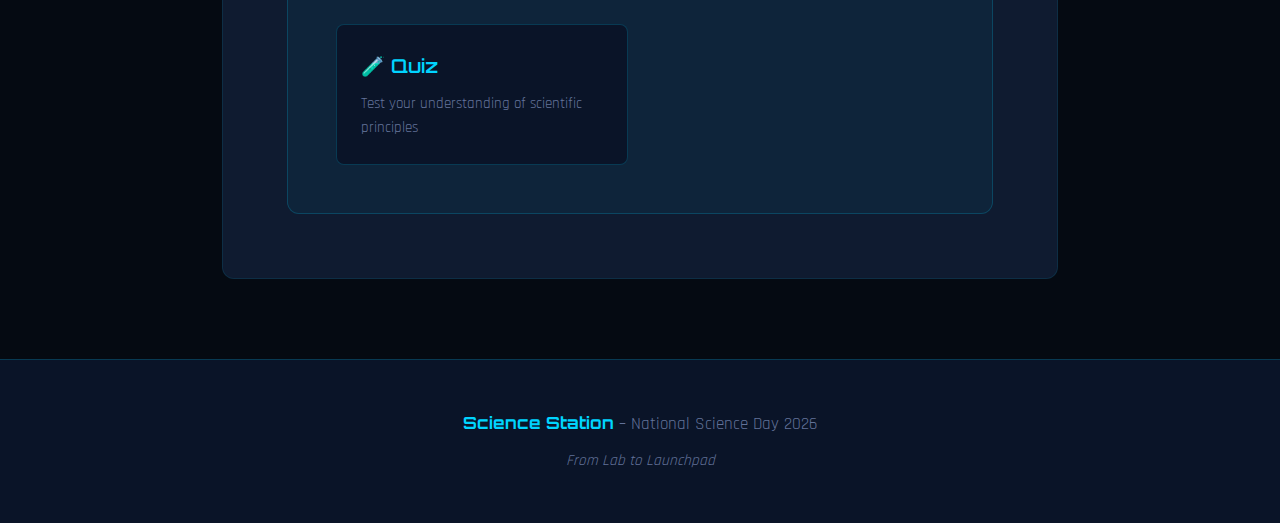
<file: blog/is-seo-a-scientific-process.html>
<!DOCTYPE html>
<html lang="en">
<head>
    <meta charset="UTF-8">
    <meta name="viewport" content="width=device-width, initial-scale=1.0">
    <title>How the Scientific Method Powers Digital Growth | Science Station</title>
    <meta name="description" content="Discover how SEO mirrors the scientific method through hypothesis, experimentation, and iteration. Learn structured digital growth strategies at Science Station.">
    <link rel="canonical" href="https://science-station.vercel.app/blog/seo-scientific-method.html">
    
    <!-- Open Graph Tags -->
    <meta property="og:title" content="How the Scientific Method Powers Digital Growth | Science Station">
    <meta property="og:description" content="Explore how the scientific method drives sustainable SEO success through data-driven experimentation and measurable outcomes.">
    <meta property="og:type" content="article">
    <meta property="og:url" content="https://science-station.vercel.app/blog/seo-scientific-method.html">
    
    <!-- BlogPosting Schema -->
    <script type="application/ld+json">
    {
      "@context": "https://schema.org",
      "@type": "BlogPosting",
      "headline": "How the Scientific Method Powers Digital Growth",
      "description": "Discover how SEO mirrors the scientific method through hypothesis, experimentation, and iteration.",
      "author": {
        "@type": "Organization",
        "name": "Science Station Editorial Team"
      },
      "publisher": {
        "@type": "Organization",
        "name": "Science Station",
        "logo": {
          "@type": "ImageObject",
          "url": "https://science-station.vercel.app/logo.png"
        }
      },
      "datePublished": "2026-02-28",
      "mainEntityOfPage": {
        "@type": "WebPage",
        "@id": "https://science-station.vercel.app/blog/seo-scientific-method.html"
      }
    }
    </script>
    
    <!-- Google Fonts -->
    <link rel="preconnect" href="https://fonts.googleapis.com">
    <link rel="preconnect" href="https://fonts.gstatic.com" crossorigin>
    <link href="https://fonts.googleapis.com/css2?family=Orbitron:wght@400;700;900&family=Rajdhani:wght@300;400;500;600;700&display=swap" rel="stylesheet">
    
    <style>
        * {
            margin: 0;
            padding: 0;
            box-sizing: border-box;
        }
        
        :root {
            --bg-primary: #050a12;
            --bg-secondary: #0a1428;
            --bg-card: #0f1b30;
            --accent-blue: #00d4ff;
            --accent-purple: #a855f7;
            --text-primary: #e8f0ff;
            --text-secondary: #8b9dc3;
            --text-muted: #627299;
            --font-heading: 'Orbitron', monospace;
            --font-body: 'Rajdhani', sans-serif;
        }
        
        html {
            scroll-behavior: smooth;
        }
        
        body {
            font-family: var(--font-body);
            background-color: var(--bg-primary);
            color: var(--text-primary);
            font-size: 18px;
            line-height: 1.8;
            overflow-x: hidden;
        }
        
        /* Breadcrumb */
        .breadcrumb {
            padding: 1.5rem 2rem;
            background: var(--bg-secondary);
            border-bottom: 1px solid rgba(0, 212, 255, 0.15);
        }
        
        .breadcrumb nav {
            max-width: 900px;
            margin: 0 auto;
        }
        
        .breadcrumb ul {
            display: flex;
            list-style: none;
            gap: 0.8rem;
            align-items: center;
            flex-wrap: wrap;
            font-size: 0.95rem;
        }
        
        .breadcrumb a {
            color: var(--text-muted);
            text-decoration: none;
            transition: color 0.3s ease;
        }
        
        .breadcrumb a:hover {
            color: var(--accent-blue);
        }
        
        .breadcrumb span {
            color: var(--text-muted);
        }
        
        .breadcrumb .current {
            color: var(--text-secondary);
        }
        
        /* Hero Section */
        .hero {
            background: linear-gradient(135deg, var(--bg-secondary) 0%, var(--bg-primary) 100%);
            border-bottom: 1px solid rgba(0, 212, 255, 0.2);
            padding: 4rem 2rem;
            text-align: center;
        }
        
        .hero-content {
            max-width: 900px;
            margin: 0 auto;
        }
        
        .category-label {
            display: inline-block;
            font-family: var(--font-heading);
            font-size: 0.75rem;
            letter-spacing: 0.15em;
            text-transform: uppercase;
            color: var(--accent-blue);
            background: rgba(0, 212, 255, 0.1);
            border: 1px solid rgba(0, 212, 255, 0.3);
            padding: 0.5em 1.2em;
            border-radius: 2em;
            margin-bottom: 2rem;
        }
        
        .hero h1 {
            font-family: var(--font-heading);
            font-size: clamp(2.2rem, 6vw, 4rem);
            font-weight: 900;
            line-height: 1.2;
            margin-bottom: 1.5rem;
            color: var(--text-primary);
            text-shadow: 0 0 40px rgba(0, 212, 255, 0.3);
        }
        
        .hero-subtitle {
            font-size: clamp(1.1rem, 2vw, 1.4rem);
            font-weight: 400;
            color: var(--text-secondary);
            line-height: 1.6;
            margin-bottom: 2rem;
            max-width: 700px;
            margin-left: auto;
            margin-right: auto;
        }
        
        .hero-meta {
            display: flex;
            justify-content: center;
            gap: 2rem;
            flex-wrap: wrap;
            font-size: 0.95rem;
            color: var(--text-muted);
        }
        
        .hero-meta span {
            display: flex;
            align-items: center;
            gap: 0.5rem;
        }
        
        /* Main Content */
        main {
            max-width: 900px;
            margin: 0 auto;
            padding: 5rem 2rem;
        }
        
        article {
            background: var(--bg-card);
            border: 1px solid rgba(0, 212, 255, 0.1);
            border-radius: 12px;
            padding: 4rem clamp(2rem, 5vw, 4rem);
        }
        
        article p {
            font-size: 1.15rem;
            line-height: 1.9;
            color: var(--text-secondary);
            margin-bottom: 1.8rem;
        }
        
        article h2 {
            font-family: var(--font-heading);
            font-size: clamp(1.6rem, 3.5vw, 2.2rem);
            font-weight: 700;
            color: var(--accent-blue);
            margin-top: 3.5rem;
            margin-bottom: 1.5rem;
            line-height: 1.3;
        }
        
        article h2:first-of-type {
            margin-top: 0;
        }
        
        article h3 {
            font-family: var(--font-heading);
            font-size: clamp(1.2rem, 2.5vw, 1.6rem);
            font-weight: 600;
            color: var(--text-primary);
            margin-top: 2.5rem;
            margin-bottom: 1rem;
        }
        
        article strong {
            color: var(--text-primary);
            font-weight: 600;
        }
        
        article ul {
            margin: 2rem 0;
            padding-left: 2rem;
        }
        
        article li {
            font-size: 1.15rem;
            line-height: 1.9;
            color: var(--text-secondary);
            margin-bottom: 1rem;
            position: relative;
        }
        
        article li::marker {
            color: var(--accent-blue);
        }
        
        /* Section Dividers */
        section {
            position: relative;
            padding-top: 3rem;
            margin-top: 3rem;
        }
        
        section::before {
            content: '';
            position: absolute;
            top: 0;
            left: -2rem;
            right: -2rem;
            height: 1px;
            background: linear-gradient(90deg, transparent, rgba(0, 212, 255, 0.3), transparent);
        }
        
        section:first-of-type::before {
            display: none;
        }
        
        /* Continue Exploring Section */
        .continue-exploring {
            background: rgba(0, 212, 255, 0.05);
            border: 1px solid rgba(0, 212, 255, 0.2);
            border-radius: 12px;
            padding: 3rem;
            margin-top: 4rem;
        }
        
        .continue-exploring h2 {
            font-family: var(--font-heading);
            font-size: 1.8rem;
            color: var(--accent-blue);
            margin-top: 0;
            margin-bottom: 1.5rem;
        }
        
        .continue-exploring p {
            margin-bottom: 2rem;
        }
        
        .explore-links {
            display: grid;
            grid-template-columns: repeat(auto-fit, minmax(250px, 1fr));
            gap: 1.5rem;
            margin-top: 2rem;
        }
        
        .explore-card {
            background: var(--bg-secondary);
            border: 1px solid rgba(0, 212, 255, 0.2);
            border-radius: 8px;
            padding: 1.5rem;
            text-decoration: none;
            transition: all 0.3s ease;
            display: block;
        }
        
        .explore-card:hover {
            transform: translateY(-4px);
            border-color: var(--accent-blue);
            box-shadow: 0 8px 25px rgba(0, 212, 255, 0.2);
        }
        
        .explore-card h3 {
            font-family: var(--font-heading);
            font-size: 1.2rem;
            color: var(--accent-blue);
            margin: 0 0 0.5rem 0;
        }
        
        .explore-card p {
            font-size: 0.95rem;
            color: var(--text-muted);
            margin: 0;
            line-height: 1.6;
        }
        
        /* Footer */
        footer {
            background: var(--bg-secondary);
            border-top: 1px solid rgba(0, 212, 255, 0.2);
            padding: 3rem 2rem;
            text-align: center;
        }
        
        footer p {
            font-size: 1.05rem;
            color: var(--text-muted);
            line-height: 1.8;
        }
        
        footer .brand {
            font-family: var(--font-heading);
            color: var(--accent-blue);
            font-weight: 700;
        }
        
        footer .tagline {
            font-style: italic;
            color: var(--text-muted);
            font-size: 0.95rem;
            margin-top: 0.5rem;
        }
        
        /* Responsive */
        @media (max-width: 768px) {
            .breadcrumb {
                padding: 1rem 1.5rem;
            }
            
            .hero {
                padding: 3rem 1.5rem;
            }
            
            .hero h1 {
                font-size: 2rem;
            }
            
            .hero-subtitle {
                font-size: 1.1rem;
            }
            
            main {
                padding: 3rem 1rem;
            }
            
            article {
                padding: 2.5rem 1.8rem;
            }
            
            article h2 {
                font-size: 1.6rem;
            }
            
            article h3 {
                font-size: 1.3rem;
            }
            
            .continue-exploring {
                padding: 2rem;
            }
            
            .explore-links {
                grid-template-columns: 1fr;
            }
        }
    </style>
</head>
<body>
    <!-- Breadcrumb Navigation -->
    <div class="breadcrumb">
        <nav aria-label="Breadcrumb">
            <ul>
                <li><a href="index.html">Home</a></li>
                <li><span>→</span></li>
                <li><a href="blog.html">Blog</a></li>
                <li><span>→</span></li>
                <li class="current">How the Scientific Method Powers Digital Growth</li>
            </ul>
        </nav>
    </div>

    <!-- Hero Section -->
    <header class="hero">
        <div class="hero-content">
            <span class="category-label">Digital & Tech</span>
            <h1>How the Scientific Method Powers Digital Growth</h1>
            <p class="hero-subtitle">How structured experimentation drives sustainable SEO success.</p>
            <div class="hero-meta">
                <span>✍️ Science Station Editorial Team</span>
                <span>📅 Published 2026</span>
            </div>
        </div>
    </header>

    <!-- Main Content -->
    <main>
        <article>
            <p>Search Engine Optimization (SEO) is frequently mischaracterized.</p>

            <p>To some, it appears to be a tactical checklist — inserting keywords, collecting backlinks, and adjusting metadata. While these elements exist, they represent only the surface layer. At its core, high-performance SEO is not a collection of tricks; it is a disciplined, data-driven process.</p>

            <p>When examined closely, SEO mirrors the structure of the scientific method.</p>

            <p>At Science Station, presented during National Science Day 2026 at the ZS Trade Show in Chennai, we explore how scientific thinking extends beyond laboratories. The same structured reasoning that drives breakthroughs in physics and chemistry also governs sustainable digital growth.</p>

            <section>
                <h2>Step 1: Hypothesis</h2>
                <p>Every scientific advancement begins with a testable hypothesis — a structured assumption grounded in observation.</p>

                <p>SEO begins the same way.</p>

                <p>A strategist might hypothesize:</p>

                <ul>
                    <li>Optimizing a page for a targeted keyword will improve its ranking.</li>
                    <li>Improving page load speed will reduce bounce rate.</li>
                    <li>Strengthening internal linking will enhance search engine crawl efficiency.</li>
                </ul>

                <p>These are not random guesses. They are defined assumptions designed for validation.</p>

                <p>Just as a scientist proposes a theory based on evidence, a digital strategist proposes a ranking hypothesis based on data and search behavior.</p>
            </section>

            <section>
                <h2>Step 2: Experimentation</h2>
                <p>Scientific hypotheses are tested through controlled experimentation.</p>

                <p>In SEO, experimentation manifests through:</p>

                <ul>
                    <li>A/B testing headlines and calls to action</li>
                    <li>Refining meta descriptions to improve click-through rate</li>
                    <li>Adjusting page hierarchy and content structure</li>
                    <li>Implementing structured data (schema markup)</li>
                    <li>Optimizing keyword placement and semantic relevance</li>
                </ul>

                <p>Each modification is intentional.<br>
                Each change is measurable.</p>

                <p>Without experimentation, optimization does not occur — it becomes speculation.</p>
            </section>

            <section>
                <h2>Step 3: Observation and Measurement</h2>
                <p>No scientific experiment is complete without measurement.</p>

                <p>Similarly, SEO relies on quantifiable metrics such as:</p>

                <ul>
                    <li>Click-Through Rate (CTR)</li>
                    <li>Bounce Rate</li>
                    <li>Time on Page</li>
                    <li>Conversion Rate</li>
                    <li>Search Rankings</li>
                </ul>

                <p>Analytics platforms serve as digital laboratory instruments. Instead of microscopes and spectrometers, strategists use dashboards, heat maps, and search console data.</p>

                <p>Evidence replaces assumption.<br>
                Data replaces intuition.</p>
            </section>

            <section>
                <h2>Step 4: Iteration</h2>
                <p>In science, unsuccessful results are not failures — they are refinements of understanding.</p>

                <p>SEO operates under the same principle.</p>

                <p>If a page does not perform as expected:</p>

                <ul>
                    <li>The hypothesis is reassessed.</li>
                    <li>The structure is strengthened.</li>
                    <li>The content is expanded or clarified.</li>
                    <li>The experiment is repeated.</li>
                </ul>

                <p>Optimization is not a one-time event. It is an ongoing cycle:</p>

                <p><strong>Hypothesis → Experiment → Measure → Refine</strong></p>

                <p>This iterative loop reflects the scientific method almost precisely.</p>
            </section>

            <section>
                <h2>Scientific Thinking Beyond the Laboratory</h2>
                <p>At Science Station, visitors engage with foundational scientific principles — from the Raman Effect to chemical equilibrium. Yet the deeper lesson extends beyond the exhibits themselves.</p>

                <p>Scientific thinking is not memorizing formulas.</p>

                <p>It is:</p>

                <ul>
                    <li>Asking structured questions</li>
                    <li>Testing assumptions methodically</li>
                    <li>Measuring outcomes objectively</li>
                    <li>Adapting based on evidence</li>
                </ul>

                <p>Whether identifying molecular structures or optimizing a digital platform, the intellectual framework remains consistent.</p>
            </section>

            <section>
                <h2>Why This Matters in the Digital Era</h2>
                <p>In today's interconnected world, visibility determines influence.</p>

                <p>Scientific knowledge that cannot be discovered online remains inaccessible. SEO ensures that valuable information reaches those actively searching for it.</p>

                <p>In this context, SEO is not manipulation. It is structured communication guided by measurable evidence.</p>

                <p>The environment may be digital rather than physical, but the method remains scientific.</p>
            </section>

            <section>
                <h2>Applying the Method Yourself</h2>
                <p>Visitors to Science Station experience structured reasoning firsthand — not only through demonstrations, but through interactive engagement.</p>

                <p>You can:</p>

                <ul>
                    <li>Explore our interactive science exhibits</li>
                    <li>Test your reasoning through the Science Station Quiz</li>
                    <li>Observe how structured thinking produces measurable outcomes</li>
                </ul>

                <p>Across disciplines — whether in physics, chemistry, or digital marketing — progress belongs to those who test, measure, and refine.</p>

                <p>SEO is not magic.</p>

                <p>It is applied scientific thinking within a digital environment.</p>
            </section>

            <!-- Continue Exploring Section -->
            <div class="continue-exploring">
                <h2>Continue Exploring</h2>
                <p>Discover more about how Science Station bridges scientific thinking with real-world applications.</p>
                
                <div class="explore-links">
                    <a href="blog.html" class="explore-card">
                        <h3>📚 Blog</h3>
                        <p>Read more insights on science, technology, and digital innovation</p>
                    </a>
                    
                    <a href="exhibits.html" class="explore-card">
                        <h3>🔬 Exhibits</h3>
                        <p>Experience interactive demonstrations and hands-on learning</p>
                    </a>
                    
                    <a href="quiz.html" class="explore-card">
                        <h3>🧪 Quiz</h3>
                        <p>Test your understanding of scientific principles</p>
                    </a>
                </div>
            </div>
        </article>
    </main>

    <!-- Footer -->
    <footer>
        <p><span class="brand">Science Station</span> – National Science Day 2026</p>
        <p class="tagline">From Lab to Launchpad</p>
    </footer>
</body>
</html>
</file>
<file: exhibits.css>
/* ═══════════════════════════════════════════════
   SCIENCE STATION — EXHIBITS PAGE
   Theme: Dark · Refined · Immersive
   Fonts: Syne (display) + DM Sans (body)
═══════════════════════════════════════════════ */

/* ── Reset & Base ── */
*, *::before, *::after { box-sizing: border-box; margin: 0; padding: 0; }

:root {
  /* Palette */
  --bg:          #080c10;
  --surface:     #0d1318;
  --surface-2:   #111820;
  --border:      rgba(255,255,255,0.07);
  --text:        #e8edf2;
  --muted:       #6b7a8d;
  --accent-teal: #00d4b4;
  --accent-blue: #2d7dff;
  --accent-gold: #f5c842;
  --accent-rose: #ff5e78;
  --accent-violet:#a78bfa;

  /* Typography */
  --font-display: 'Syne', sans-serif;
  --font-body:    'DM Sans', sans-serif;

  /* Spacing */
  --section-pad: clamp(80px, 10vw, 140px);
}

html { scroll-behavior: smooth; }

body {
  background: var(--bg);
  color: var(--text);
  font-family: var(--font-body);
  font-size: clamp(16px, 1.1vw, 18px);
  line-height: 1.75;
  -webkit-font-smoothing: antialiased;
  overflow-x: hidden;
}

/* ── Shared Utilities ── */
.btn {
  display: inline-block;
  padding: 14px 36px;
  background: var(--accent-teal);
  color: #000;
  font-family: var(--font-display);
  font-weight: 700;
  font-size: 0.95rem;
  letter-spacing: 0.04em;
  text-decoration: none;
  border-radius: 3px;
  transition: background 0.25s, transform 0.2s, box-shadow 0.25s;
}
.btn:hover {
  background: #00ffe6;
  transform: translateY(-2px);
  box-shadow: 0 8px 30px rgba(0,212,180,0.35);
}
.btn--ghost {
  background: transparent;
  color: var(--text);
  border: 1.5px solid var(--border);
}
.btn--ghost:hover {
  background: rgba(255,255,255,0.06);
  transform: translateY(-2px);
  box-shadow: none;
  color: #fff;
}

/* ═══════════════════════════════════════════════
   NAV
═══════════════════════════════════════════════ */
.nav {
  position: fixed;
  top: 0; left: 0; right: 0;
  z-index: 100;
  display: flex;
  align-items: center;
  justify-content: space-between;
  padding: 20px 5vw;
  background: rgba(8,12,16,0.85);
  backdrop-filter: blur(14px);
  border-bottom: 1px solid var(--border);
}

.nav__logo {
  font-family: var(--font-display);
  font-weight: 800;
  font-size: 1.15rem;
  letter-spacing: 0.06em;
  color: #fff;
}

.nav__links {
  list-style: none;
  display: flex;
  gap: 36px;
}
.nav__links a {
  text-decoration: none;
  color: var(--muted);
  font-size: 0.88rem;
  letter-spacing: 0.05em;
  font-weight: 500;
  transition: color 0.2s;
}
.nav__links a:hover,
.nav__links a.active { color: var(--accent-teal); }

/* ═══════════════════════════════════════════════
   HERO
═══════════════════════════════════════════════ */
.hero {
  position: relative;
  min-height: 100svh;
  display: flex;
  align-items: center;
  padding: 120px 8vw 80px;
  overflow: hidden;
}

/* Noise overlay */
.hero__noise {
  position: absolute;
  inset: 0;
  background-image: url("data:image/svg+xml,%3Csvg viewBox='0 0 200 200' xmlns='http://www.w3.org/2000/svg'%3E%3Cfilter id='n'%3E%3CfeTurbulence type='fractalNoise' baseFrequency='0.75' numOctaves='4' stitchTiles='stitch'/%3E%3C/filter%3E%3Crect width='100%25' height='100%25' filter='url(%23n)' opacity='0.03'/%3E%3C/svg%3E");
  background-size: 200px;
  opacity: 0.4;
  pointer-events: none;
}

/* Subtle grid lines */
.hero__grid-lines {
  position: absolute;
  inset: 0;
  background-image:
    linear-gradient(rgba(255,255,255,0.025) 1px, transparent 1px),
    linear-gradient(90deg, rgba(255,255,255,0.025) 1px, transparent 1px);
  background-size: 80px 80px;
  pointer-events: none;
}

.hero__orbs { position: absolute; inset: 0; pointer-events: none; }
.orb {
  position: absolute;
  border-radius: 50%;
  filter: blur(120px);
  opacity: 0.18;
  animation: orb-drift 12s ease-in-out infinite alternate;
}
.orb--1 { width: 55vw; height: 55vw; background: var(--accent-teal);  top: -20%; right: -15%; animation-duration: 14s; }
.orb--2 { width: 35vw; height: 35vw; background: var(--accent-blue);  bottom: 5%; left: 5%; animation-duration: 10s; animation-delay: -4s; }
.orb--3 { width: 25vw; height: 25vw; background: var(--accent-violet); top: 40%; right: 35%; animation-duration: 18s; animation-delay: -7s; }

@keyframes orb-drift {
  from { transform: translate(0, 0) scale(1); }
  to   { transform: translate(3%, 5%) scale(1.08); }
}

.hero__content { position: relative; z-index: 2; max-width: 820px; }

.hero__label {
  display: inline-block;
  font-family: var(--font-display);
  font-size: 0.78rem;
  font-weight: 600;
  letter-spacing: 0.18em;
  text-transform: uppercase;
  color: var(--accent-teal);
  border: 1px solid rgba(0,212,180,0.35);
  padding: 6px 16px;
  border-radius: 2px;
  margin-bottom: 32px;
}

.hero__h1 {
  font-family: var(--font-display);
  font-size: clamp(3rem, 7vw, 6.5rem);
  font-weight: 800;
  line-height: 1.05;
  letter-spacing: -0.02em;
  color: #fff;
  margin-bottom: 28px;
}
.hero__h1 em {
  font-style: normal;
  background: linear-gradient(135deg, var(--accent-teal), var(--accent-blue));
  -webkit-background-clip: text;
  -webkit-text-fill-color: transparent;
  background-clip: text;
}

.hero__sub {
  font-size: clamp(1.1rem, 1.8vw, 1.4rem);
  color: var(--muted);
  font-weight: 300;
  font-style: italic;
  margin-bottom: 48px;
  letter-spacing: 0.02em;
}

/* ═══════════════════════════════════════════════
   EXHIBIT SECTIONS — SHARED
═══════════════════════════════════════════════ */
.exhibit {
  position: relative;
  display: grid;
  grid-template-columns: 1fr 1fr;
  grid-template-rows: auto;
  align-items: center;
  gap: clamp(40px, 6vw, 100px);
  padding: var(--section-pad) 8vw;
  border-top: 1px solid var(--border);
  overflow: hidden;
  transition: background 0.4s;
}
.exhibit:hover { background: rgba(255,255,255,0.015); }

/* Alternate layout flips visual to left */
.exhibit--alt .exhibit__inner { order: 2; }
.exhibit--alt .exhibit__visual { order: 1; }

.exhibit__number {
  position: absolute;
  top: var(--section-pad);
  right: 8vw;
  font-family: var(--font-display);
  font-size: clamp(5rem, 12vw, 13rem);
  font-weight: 800;
  color: rgba(255,255,255,0.03);
  line-height: 1;
  letter-spacing: -0.04em;
  user-select: none;
  pointer-events: none;
}
.exhibit--alt .exhibit__number { right: auto; left: 8vw; }

.exhibit__tag {
  display: inline-block;
  font-family: var(--font-display);
  font-size: 0.72rem;
  font-weight: 700;
  letter-spacing: 0.2em;
  text-transform: uppercase;
  color: var(--accent-teal);
  margin-bottom: 20px;
}
.exhibit--titration .exhibit__tag { color: var(--accent-gold); }
.exhibit--raman     .exhibit__tag { color: var(--accent-blue); }
.exhibit--meme      .exhibit__tag { color: var(--accent-rose); }

.exhibit__title {
  font-family: var(--font-display);
  font-size: clamp(1.8rem, 3.5vw, 3rem);
  font-weight: 800;
  line-height: 1.15;
  letter-spacing: -0.02em;
  color: #fff;
  margin-bottom: 24px;
}

.exhibit__desc {
  color: var(--muted);
  font-size: clamp(1rem, 1.2vw, 1.1rem);
  line-height: 1.85;
  margin-bottom: 36px;
  font-weight: 300;
}

.exhibit__meta {
  display: flex;
  flex-wrap: wrap;
  gap: 12px;
}
.exhibit__meta span {
  font-size: 0.78rem;
  letter-spacing: 0.05em;
  color: var(--muted);
  border: 1px solid var(--border);
  padding: 6px 14px;
  border-radius: 2px;
  font-weight: 500;
}

/* ── Visual containers ── */
.exhibit__visual {
  display: flex;
  align-items: center;
  justify-content: center;
  min-height: 340px;
}

.viz {
  position: relative;
  width: 300px;
  height: 300px;
}

/* ═══════════════════════════════════════════════
   VIZ 1 — VR Rings
═══════════════════════════════════════════════ */
.viz--vr { display: flex; align-items: center; justify-content: center; }

.vr-ring {
  position: absolute;
  border-radius: 50%;
  border: 2px solid;
  animation: ring-spin linear infinite;
  opacity: 0.7;
}
.vr-ring--1 { width: 280px; height: 280px; border-color: rgba(0,212,180,0.5); animation-duration: 14s; }
.vr-ring--2 { width: 200px; height: 200px; border-color: rgba(45,125,255,0.5); animation-duration: 9s; animation-direction: reverse; transform: rotate(60deg); }
.vr-ring--3 { width: 130px; height: 130px; border-color: rgba(167,139,250,0.5); animation-duration: 5s; }

@keyframes ring-spin { to { transform: rotateZ(360deg); } }

.vr-core {
  width: 50px; height: 50px;
  border-radius: 50%;
  background: radial-gradient(circle, #00ffe6, #2d7dff);
  box-shadow: 0 0 40px rgba(0,212,180,0.7), 0 0 80px rgba(45,125,255,0.4);
  animation: core-pulse 3s ease-in-out infinite alternate;
}
@keyframes core-pulse {
  from { transform: scale(1); box-shadow: 0 0 30px rgba(0,212,180,0.6), 0 0 60px rgba(45,125,255,0.3); }
  to   { transform: scale(1.15); box-shadow: 0 0 55px rgba(0,212,180,0.9), 0 0 100px rgba(45,125,255,0.5); }
}

/* ═══════════════════════════════════════════════
   VIZ 2 — Titration
═══════════════════════════════════════════════ */
.viz--titration {
  display: flex;
  align-items: flex-end;
  justify-content: center;
  gap: 30px;
}

.burette {
  width: 28px;
  height: 180px;
  border: 2px solid rgba(245,200,66,0.5);
  border-radius: 4px 4px 6px 6px;
  position: relative;
  overflow: hidden;
  background: rgba(245,200,66,0.04);
}
.burette__liquid {
  position: absolute;
  bottom: 0;
  left: 0; right: 0;
  height: 60%;
  background: linear-gradient(180deg, rgba(245,200,66,0.5), rgba(245,200,66,0.85));
  animation: drip 4s ease-in-out infinite alternate;
}
@keyframes drip {
  from { height: 65%; }
  to   { height: 42%; }
}

.beaker {
  width: 110px;
  height: 120px;
  border: 2px solid rgba(245,200,66,0.35);
  border-top: none;
  border-radius: 0 0 14px 14px;
  position: relative;
  overflow: hidden;
  background: rgba(245,200,66,0.03);
}
.beaker__liquid {
  position: absolute;
  bottom: 0; left: 0; right: 0;
  height: 55%;
  background: linear-gradient(180deg, rgba(255,94,120,0.3), rgba(255,94,120,0.6));
  animation: color-shift 4s ease-in-out infinite alternate;
  transition: background 1s;
}
@keyframes color-shift {
  from { background: linear-gradient(180deg, rgba(245,200,66,0.3), rgba(245,200,66,0.6)); }
  to   { background: linear-gradient(180deg, rgba(255,94,120,0.3), rgba(255,94,120,0.7)); }
}

.beaker__drop {
  position: absolute;
  top: -6px;
  left: 50%;
  transform: translateX(-50%);
  width: 6px;
  height: 10px;
  border-radius: 50% 50% 40% 40%;
  background: rgba(245,200,66,0.9);
  animation: drop-fall 4s ease-in infinite;
}
@keyframes drop-fall {
  0%   { top: -10px; opacity: 1; height: 10px; }
  50%  { top: 60%;   opacity: 0.8; height: 14px; }
  60%  { top: 65%;   opacity: 0; }
  100% { top: 65%;   opacity: 0; }
}

/* ═══════════════════════════════════════════════
   VIZ 3 — Raman
═══════════════════════════════════════════════ */
.viz--raman { display: flex; align-items: center; justify-content: center; }

.laser-beam {
  position: absolute;
  width: 220px; height: 3px;
  background: linear-gradient(90deg, rgba(45,125,255,0), rgba(45,125,255,0.9), rgba(45,125,255,0));
  top: 50%;
  left: 50%;
  transform: translate(-50%, -50%);
  border-radius: 2px;
  animation: beam-pulse 2.5s ease-in-out infinite alternate;
  box-shadow: 0 0 16px rgba(45,125,255,0.7);
}
@keyframes beam-pulse {
  from { opacity: 0.7; }
  to   { opacity: 1; box-shadow: 0 0 28px rgba(45,125,255,0.9); }
}

.scatter-dot {
  position: absolute;
  width: 8px; height: 8px;
  border-radius: 50%;
  background: var(--accent-teal);
  box-shadow: 0 0 14px var(--accent-teal);
}
.scatter-dot--1 { top: 30%; right: 25%; animation: scatter-1 3s ease-in-out infinite alternate; }
.scatter-dot--2 { top: 60%; right: 20%; animation: scatter-2 3.5s ease-in-out infinite alternate; background: var(--accent-violet); box-shadow: 0 0 14px var(--accent-violet); }
.scatter-dot--3 { top: 20%; left: 25%; animation: scatter-3 2.8s ease-in-out infinite alternate; background: var(--accent-gold); box-shadow: 0 0 14px var(--accent-gold); }
.scatter-dot--4 { bottom: 25%; left: 30%; animation: scatter-4 4s ease-in-out infinite alternate; background: var(--accent-rose); box-shadow: 0 0 14px var(--accent-rose); }

@keyframes scatter-1 { from { opacity:0.4; transform:translate(0,0); } to { opacity:1; transform:translate(12px,-14px); } }
@keyframes scatter-2 { from { opacity:0.4; transform:translate(0,0); } to { opacity:1; transform:translate(16px,10px); } }
@keyframes scatter-3 { from { opacity:0.4; transform:translate(0,0); } to { opacity:1; transform:translate(-12px,-12px); } }
@keyframes scatter-4 { from { opacity:0.4; transform:translate(0,0); } to { opacity:1; transform:translate(-10px,14px); } }

.molecule {
  position: absolute;
  width: 70px; height: 70px;
  top: 50%; left: 50%;
  transform: translate(-50%, -50%);
}
.mol-atom {
  position: absolute;
  border-radius: 50%;
}
.mol-atom--c { width:28px; height:28px; background:rgba(45,125,255,0.85); top:50%; left:50%; transform:translate(-50%,-50%); box-shadow:0 0 20px rgba(45,125,255,0.6); }
.mol-atom--a { width:18px; height:18px; background:rgba(0,212,180,0.8); top:0; left:50%; transform:translateX(-50%); }
.mol-atom--b { width:18px; height:18px; background:rgba(167,139,250,0.8); bottom:0; left:50%; transform:translateX(-50%); }
.mol-bond { position:absolute; left:50%; width:2px; background:rgba(255,255,255,0.2); transform-origin:top center; }
.mol-bond--1 { height:24px; top:18px; transform:translateX(-50%); }
.mol-bond--2 { height:24px; top:50%; transform:translateX(-50%); }

/* ═══════════════════════════════════════════════
   VIZ 4 — Meme
═══════════════════════════════════════════════ */
.viz--meme {
  display: flex;
  align-items: center;
  justify-content: center;
  gap: 16px;
}

.meme-card {
  background: var(--surface-2);
  border: 1px solid var(--border);
  border-radius: 8px;
  padding: 20px 16px;
  display: flex;
  flex-direction: column;
  gap: 10px;
  transition: transform 0.3s, border-color 0.3s;
}
.meme-card:hover { transform: translateY(-6px); border-color: rgba(255,255,255,0.15); }
.meme-card--1 { width: 110px; padding: 20px; }
.meme-card--2 { width: 80px; height: 80px; align-items: center; justify-content: center; border-color: rgba(0,212,180,0.4); }
.meme-card--3 { width: 80px; height: 80px; align-items: center; justify-content: center; border-color: rgba(255,94,120,0.4); }

.meme-card__bar {
  height: 8px;
  background: linear-gradient(90deg, var(--accent-rose), rgba(255,94,120,0.3));
  border-radius: 4px;
  animation: bar-grow 3s ease-in-out infinite alternate;
}
.meme-card__bar:nth-child(2) { animation-delay: 0.5s; background: linear-gradient(90deg, var(--accent-gold), rgba(245,200,66,0.3)); }
.meme-card__bar:nth-child(3) { animation-delay: 1s; background: linear-gradient(90deg, var(--accent-teal), rgba(0,212,180,0.3)); }
@keyframes bar-grow {
  from { opacity: 0.5; }
  to   { opacity: 1; }
}

.meme-card__label {
  font-family: var(--font-display);
  font-weight: 800;
  font-size: 0.9rem;
  letter-spacing: 0.1em;
}
.meme-card--2 .meme-card__label { color: var(--accent-teal); }
.meme-card--3 .meme-card__label { color: var(--accent-rose); }

/* ═══════════════════════════════════════════════
   CLOSING SECTION
═══════════════════════════════════════════════ */
.closing {
  position: relative;
  padding: var(--section-pad) 8vw;
  border-top: 1px solid var(--border);
  overflow: hidden;
  text-align: center;
}

.closing__bg-text {
  position: absolute;
  top: 50%;
  left: 50%;
  transform: translate(-50%, -50%);
  font-family: var(--font-display);
  font-size: clamp(6rem, 18vw, 22rem);
  font-weight: 800;
  color: rgba(255,255,255,0.025);
  letter-spacing: 0.05em;
  user-select: none;
  pointer-events: none;
  white-space: nowrap;
}

.closing__content { position: relative; z-index: 2; max-width: 720px; margin: 0 auto; }

.closing__tag {
  display: inline-block;
  font-family: var(--font-display);
  font-size: 0.72rem;
  font-weight: 700;
  letter-spacing: 0.2em;
  text-transform: uppercase;
  color: var(--accent-violet);
  margin-bottom: 24px;
}

.closing__title {
  font-family: var(--font-display);
  font-size: clamp(2.2rem, 5vw, 4.5rem);
  font-weight: 800;
  line-height: 1.1;
  letter-spacing: -0.02em;
  color: #fff;
  margin-bottom: 28px;
}

.closing__desc {
  color: var(--muted);
  font-size: clamp(1rem, 1.2vw, 1.15rem);
  line-height: 1.85;
  font-weight: 300;
  margin-bottom: 52px;
}

.closing__actions {
  display: flex;
  align-items: center;
  justify-content: center;
  gap: 16px;
  flex-wrap: wrap;
}

/* ═══════════════════════════════════════════════
   FOOTER
═══════════════════════════════════════════════ */
.footer {
  padding: 40px 8vw;
  border-top: 1px solid var(--border);
  display: flex;
  align-items: center;
  justify-content: space-between;
  flex-wrap: wrap;
  gap: 8px;
  font-size: 0.82rem;
  color: var(--muted);
}
.footer__tagline {
  font-family: var(--font-display);
  font-style: italic;
  font-weight: 600;
  letter-spacing: 0.04em;
}

/* ═══════════════════════════════════════════════
   RESPONSIVE
═══════════════════════════════════════════════ */
@media (max-width: 900px) {
  .exhibit {
    grid-template-columns: 1fr;
    gap: 56px;
  }
  .exhibit--alt .exhibit__inner,
  .exhibit--alt .exhibit__visual { order: unset; }
  .exhibit__number { font-size: 5rem; top: 20px; right: 5vw; }
  .exhibit--alt .exhibit__number { right: 5vw; left: auto; }
  .nav__links { gap: 20px; }
}

@media (max-width: 600px) {
  .nav__links { display: none; }
  .hero { padding: 100px 6vw 60px; }
  .exhibit { padding: 70px 6vw; }
  .closing { padding: 70px 6vw; }
  .footer { flex-direction: column; text-align: center; }
}
</file>
<file: index.css>
/* =============================================
   Science Station | National Science Day 2026
   styles.css
   ============================================= */

/* ── Reset & Base ── */
*, *::before, *::after {
  margin: 0;
  padding: 0;
  box-sizing: border-box;
}

:root {
  /* Colour palette */
  --bg-black:      #020510;
  --bg-navy:       #060d1f;
  --bg-card:       #0b1530;
  --neon-blue:     #00d4ff;
  --neon-purple:   #a855f7;
  --neon-green:    #39ff14;
  --neon-teal:     #00ffc8;
  --text-white:    #f0f4ff;
  --text-muted:    #8899bb;

  /* Typography scale */
  --font-display: 'Orbitron', monospace;
  --font-body:    'Exo 2', sans-serif;

  /* Spacing */
  --section-pad: clamp(5rem, 10vw, 9rem);
}

html {
  scroll-behavior: smooth;
}

body {
  background-color: var(--bg-black);
  color: var(--text-white);
  font-family: var(--font-body);
  font-size: clamp(18px, 1.6vw, 22px);
  line-height: 1.7;
  overflow-x: hidden;
}

/* ── Utility ── */
.accent-neon   { color: var(--neon-blue); }
.accent-purple { color: var(--neon-purple); }
.accent-green  { color: var(--neon-green); }

.section-tag {
  display: inline-block;
  font-family: var(--font-display);
  font-size: clamp(0.65rem, 1.2vw, 0.8rem);
  letter-spacing: 0.25em;
  text-transform: uppercase;
  color: var(--neon-blue);
  border: 1px solid rgba(0, 212, 255, 0.35);
  padding: 0.35em 1em;
  border-radius: 2em;
  margin-bottom: 1.4rem;
}

.section-title {
  font-family: var(--font-display);
  font-size: clamp(2rem, 4.5vw, 3.8rem);
  font-weight: 900;
  line-height: 1.15;
  margin-bottom: 2rem;
  text-shadow: 0 0 40px rgba(0, 212, 255, 0.15);
}

/* =============================================
   HERO SECTION
   ============================================= */
.hero {
  position: relative;
  width: 100%;
  min-height: 100vh;
  display: flex;
  align-items: center;
  justify-content: center;
  text-align: center;
  overflow: hidden;
  background: radial-gradient(ellipse 80% 60% at 50% 0%, #041236 0%, var(--bg-black) 70%);
}

/* Grid background */
.hero-grid {
  position: absolute;
  inset: 0;
  background-image:
    linear-gradient(rgba(0, 212, 255, 0.06) 1px, transparent 1px),
    linear-gradient(90deg, rgba(0, 212, 255, 0.06) 1px, transparent 1px);
  background-size: 60px 60px;
  animation: gridPulse 8s ease-in-out infinite alternate;
}

@keyframes gridPulse {
  from { opacity: 0.5; }
  to   { opacity: 1; }
}

/* Floating orbs */
.orb {
  position: absolute;
  border-radius: 50%;
  filter: blur(90px);
  opacity: 0.22;
  pointer-events: none;
}
.orb-1 {
  width: clamp(300px, 40vw, 600px);
  height: clamp(300px, 40vw, 600px);
  background: var(--neon-blue);
  top: -15%;
  left: -10%;
  animation: orbFloat 12s ease-in-out infinite;
}
.orb-2 {
  width: clamp(250px, 30vw, 500px);
  height: clamp(250px, 30vw, 500px);
  background: var(--neon-purple);
  bottom: -10%;
  right: -8%;
  animation: orbFloat 15s ease-in-out infinite reverse;
}
.orb-3 {
  width: clamp(180px, 20vw, 350px);
  height: clamp(180px, 20vw, 350px);
  background: var(--neon-green);
  top: 50%;
  right: 20%;
  animation: orbFloat 10s ease-in-out infinite 3s;
}

@keyframes orbFloat {
  0%, 100% { transform: translateY(0) scale(1); }
  50%       { transform: translateY(-30px) scale(1.05); }
}

/* Hero content */
.hero-content {
  position: relative;
  z-index: 2;
  padding: 2rem 1.5rem;
  max-width: 90vw;
}

.hero-eyebrow {
  display: inline-block;
  font-family: var(--font-display);
  font-size: clamp(0.7rem, 1.4vw, 0.9rem);
  letter-spacing: 0.3em;
  text-transform: uppercase;
  color: var(--neon-green);
  margin-bottom: 1.2rem;
  animation: fadeDown 0.8s ease both;
}

.hero-title {
  font-family: var(--font-display);
  font-size: clamp(4rem, 13vw, 11rem);
  font-weight: 900;
  line-height: 0.95;
  letter-spacing: -0.02em;
  text-transform: uppercase;
  color: var(--text-white);
  text-shadow:
    0 0 60px rgba(0, 212, 255, 0.4),
    0 0 120px rgba(0, 212, 255, 0.15);
  animation: fadeDown 0.9s ease 0.1s both;
}

.hero-title .accent-neon {
  text-shadow:
    0 0 30px var(--neon-blue),
    0 0 80px rgba(0, 212, 255, 0.5);
}

.hero-sub {
  font-family: var(--font-display);
  font-size: clamp(1.1rem, 3vw, 2.2rem);
  font-weight: 700;
  letter-spacing: 0.15em;
  text-transform: uppercase;
  color: var(--neon-purple);
  margin-top: 1.2rem;
  text-shadow: 0 0 20px rgba(168, 85, 247, 0.5);
  animation: fadeDown 1s ease 0.2s both;
}

.hero-tagline {
  font-size: clamp(1rem, 1.8vw, 1.4rem);
  color: var(--text-muted);
  max-width: 640px;
  margin: 1rem auto 2.4rem;
  animation: fadeDown 1s ease 0.35s both;
}

/* CTA Buttons */
.hero-cta {
  display: flex;
  gap: 1.2rem;
  justify-content: center;
  flex-wrap: wrap;
  animation: fadeDown 1s ease 0.5s both;
}

.btn {
  font-family: var(--font-display);
  font-size: clamp(0.85rem, 1.5vw, 1rem);
  font-weight: 700;
  letter-spacing: 0.1em;
  text-transform: uppercase;
  text-decoration: none;
  padding: 1em 2.4em;
  border-radius: 4px;
  transition: transform 0.25s ease, box-shadow 0.25s ease, background 0.25s ease;
  cursor: pointer;
}

.btn-primary {
  background: var(--neon-blue);
  color: var(--bg-black);
  box-shadow: 0 0 20px rgba(0, 212, 255, 0.45);
}

.btn-primary:hover {
  transform: translateY(-3px) scale(1.03);
  box-shadow: 0 0 40px rgba(0, 212, 255, 0.8), 0 8px 30px rgba(0, 212, 255, 0.3);
}

.btn-outline {
  background: transparent;
  color: var(--neon-purple);
  border: 2px solid var(--neon-purple);
  box-shadow: 0 0 12px rgba(168, 85, 247, 0.25);
}

.btn-outline:hover {
  background: rgba(168, 85, 247, 0.12);
  transform: translateY(-3px) scale(1.03);
  box-shadow: 0 0 35px rgba(168, 85, 247, 0.6);
}

/* Scroll hint */
.scroll-hint {
  display: flex;
  flex-direction: column;
  align-items: center;
  gap: 6px;
  margin-top: 3.5rem;
  animation: fadeDown 1s ease 0.8s both;
}
.scroll-hint span {
  display: block;
  width: 2px;
  height: 10px;
  background: var(--neon-blue);
  border-radius: 2px;
  animation: scrollBounce 1.4s ease-in-out infinite;
}
.scroll-hint span:nth-child(2) { animation-delay: 0.15s; opacity: 0.7; }
.scroll-hint span:nth-child(3) { animation-delay: 0.3s;  opacity: 0.4; }

@keyframes scrollBounce {
  0%, 100% { transform: translateY(0); }
  50%       { transform: translateY(8px); }
}

/* Entry animations */
@keyframes fadeDown {
  from { opacity: 0; transform: translateY(-22px); }
  to   { opacity: 1; transform: translateY(0); }
}

/* =============================================
   ABOUT SECTION
   ============================================= */
.about {
  width: 100%;
  padding: var(--section-pad) clamp(3.5rem, 8vw, 10rem);
  background: linear-gradient(180deg, var(--bg-black) 0%, var(--bg-navy) 100%);
  position: relative;
}

.about::before {
  content: '';
  position: absolute;
  top: 0; left: 0; right: 0;
  height: 2px;
  background: linear-gradient(90deg, transparent, var(--neon-blue), transparent);
}

.about-inner {
  max-width: 100%;
}

.about-text {
  font-size: clamp(2.2rem, 1.7vw, 1.3rem);
  color: #c4d0ea;
  line-height: 1.85;
  margin-bottom: 1.4rem;
  max-width: 1600px;
  
}

.about-text strong {
  color: var(--neon-blue);
  font-weight: 600;
}

/* Stats */
.stats-row {
  display: flex;
  align-items: center;
  gap: 3rem;
  margin-top: 3.5rem;
  flex-wrap: wrap;
}

.stat {
  display: flex;
  flex-direction: column;
  gap: 0.3rem;
}

.stat-num {
  font-family: var(--font-display);
  font-size: clamp(2.2rem, 5vw, 4rem);
  font-weight: 900;
  color: var(--neon-blue);
  text-shadow: 0 0 20px rgba(0, 212, 255, 0.5);
  line-height: 1;
}

.stat-label {
  font-size: clamp(0.85rem, 1.3vw, 1rem);
  color: var(--text-muted);
  text-transform: uppercase;
  letter-spacing: 0.12em;
}

.stat-divider {
  width: 1px;
  height: 60px;
  background: linear-gradient(180deg, transparent, rgba(0, 212, 255, 0.4), transparent);
}

/* =============================================
   FEATURES SECTION
   ============================================= */
.features {
  width: 100%;
  padding: var(--section-pad) clamp(1.5rem, 6vw, 8rem);
  background: var(--bg-navy);
  text-align: center;
  position: relative;
}

.features::before {
  content: '';
  position: absolute;
  top: 0; left: 0; right: 0;
  height: 2px;
  background: linear-gradient(90deg, transparent, var(--neon-purple), transparent);
}

/* Cards grid */
.cards-grid {
  display: grid;
  grid-template-columns: repeat(auto-fit, minmax(min(100%, 300px), 1fr));
  gap: 2rem;
  margin-top: 3.5rem;
  text-align: left;
}

.card {
  background: var(--bg-card);
  border-radius: 12px;
  padding: clamp(1.8rem, 3vw, 2.8rem);
  border: 1px solid transparent;
  position: relative;
  overflow: hidden;
  transition: transform 0.3s ease, box-shadow 0.3s ease, border-color 0.3s ease;
}

/* Colour variants via border + glow */
.card--blue   { border-color: rgba(0, 212, 255, 0.2); }
.card--purple { border-color: rgba(168, 85, 247, 0.2); }
.card--teal   { border-color: rgba(0, 255, 200, 0.2); }
.card--green  { border-color: rgba(57, 255, 20, 0.2); }

.card--blue:hover   { box-shadow: 0 8px 50px rgba(0, 212, 255, 0.3);   border-color: var(--neon-blue);   transform: translateY(-8px); }
.card--purple:hover { box-shadow: 0 8px 50px rgba(168, 85, 247, 0.3); border-color: var(--neon-purple); transform: translateY(-8px); }
.card--teal:hover   { box-shadow: 0 8px 50px rgba(0, 255, 200, 0.3);   border-color: var(--neon-teal);   transform: translateY(-8px); }
.card--green:hover  { box-shadow: 0 8px 50px rgba(57, 255, 20, 0.3);   border-color: var(--neon-green);  transform: translateY(-8px); }

/* Card shimmer on hover */
.card::before {
  content: '';
  position: absolute;
  top: -100%;
  left: -100%;
  width: 60%;
  height: 200%;
  background: linear-gradient(105deg, transparent 40%, rgba(255,255,255,0.04) 50%, transparent 60%);
  transition: left 0.6s ease, top 0.6s ease;
}
.card:hover::before {
  left: 150%;
  top: -100%;
}

.card-icon {
  font-size: clamp(3.2rem, 4vw, 3rem);
  margin-bottom: 1rem;
  display: block;
}

.card-title {
  font-family: var(--font-display);
  font-size: clamp(2.2rem, 2vw, 1.35rem);
  font-weight: 700;
  margin-bottom: 0.9rem;
  line-height: 1.3;
  color: var(--text-white);
}

.card-desc {
  font-size: clamp(1.05rem, 1.4vw, 1.05rem);
  color: #9aaac8;
  line-height: 1.75;
  margin-bottom: 1.4rem;
}

.card-tag {
  font-family: var(--font-display);
  font-size: 0.68rem;
  letter-spacing: 0.18em;
  text-transform: uppercase;
  padding: 0.3em 0.85em;
  border-radius: 2em;
}

.card--blue   .card-tag { background: rgba(0, 212, 255, 0.12);   color: var(--neon-blue);   border: 1px solid rgba(0, 212, 255, 0.35); }
.card--purple .card-tag { background: rgba(168, 85, 247, 0.12); color: var(--neon-purple); border: 1px solid rgba(168, 85, 247, 0.35); }
.card--teal   .card-tag { background: rgba(0, 255, 200, 0.12);   color: var(--neon-teal);   border: 1px solid rgba(0, 255, 200, 0.35); }
.card--green  .card-tag { background: rgba(57, 255, 20, 0.12);   color: var(--neon-green);  border: 1px solid rgba(57, 255, 20, 0.35); }

/* =============================================
   SCIENCE + DIGITAL SECTION
   ============================================= */
.digital {
  width: 100%;
  padding: var(--section-pad) clamp(1.5rem, 8vw, 10rem);
  background: linear-gradient(180deg, var(--bg-navy) 0%, var(--bg-black) 100%);
  position: relative;
  overflow: hidden;
}

.digital::before {
  content: '';
  position: absolute;
  top: 0; left: 0; right: 0;
  height: 2px;
  background: linear-gradient(90deg, transparent, var(--neon-green), transparent);
}

.digital-inner {
  position: relative;
  z-index: 2;
  max-width: 1600px;
}

.digital-text {
  font-size: clamp(2.2rem, 1.7vw, 1.3rem);
  color: #c4d0ea;
  line-height: 1.9;
  margin-bottom: 2.5rem;
}

/* Pills */
.digital-pills {
  display: flex;
  flex-wrap: wrap;
  gap: 0.9rem;
}

.pill {
  font-family: var(--font-display);
  font-size: clamp(0.75rem, 1.3vw, 0.9rem);
  letter-spacing: 0.08em;
  padding: 0.55em 1.3em;
  border-radius: 2em;
  background: rgba(0, 212, 255, 0.08);
  border: 1px solid rgba(0, 212, 255, 0.3);
  color: var(--neon-blue);
  transition: background 0.25s, transform 0.25s;
}

.pill:hover {
  background: rgba(0, 212, 255, 0.2);
  transform: translateY(-2px);
}

/* Decorative lines */
.deco-lines {
  position: absolute;
  right: 0;
  top: 0;
  bottom: 0;
  width: 35%;
  display: flex;
  gap: 2.5rem;
  justify-content: flex-end;
  padding-right: 6vw;
  align-items: center;
  pointer-events: none;
}

.dline {
  width: 1px;
  height: 70%;
  background: linear-gradient(180deg, transparent, rgba(0, 212, 255, 0.2), rgba(168, 85, 247, 0.15), transparent);
  animation: lineFlicker 4s ease-in-out infinite;
}
.dline:nth-child(2) { animation-delay: 1.2s; opacity: 0.7; height: 50%; }
.dline:nth-child(3) { animation-delay: 2.4s; opacity: 0.45; height: 35%; }

@keyframes lineFlicker {
  0%, 100% { opacity: 0.5; }
  50%       { opacity: 1; }
}

/* =============================================
   FOOTER
   ============================================= */
.footer {
  width: 100%;
  padding: 2.5rem clamp(1.5rem, 6vw, 8rem);
  background: var(--bg-black);
  border-top: 1px solid rgba(0, 212, 255, 0.12);
  text-align: center;
}

.footer-inner {
  display: flex;
  align-items: center;
  justify-content: center;
  gap: 0.8rem;
  flex-wrap: wrap;
  margin-bottom: 0.5rem;
}

.footer-brand {
  font-family: var(--font-display);
  font-size: clamp(1rem, 1.8vw, 1.3rem);
  font-weight: 700;
  color: var(--neon-blue);
  letter-spacing: 0.1em;
  text-transform: uppercase;
}

.footer-sep {
  color: rgba(0, 212, 255, 0.35);
}

.footer-copy {
  font-family: var(--font-display);
  font-size: clamp(0.85rem, 1.4vw, 1rem);
  color: var(--text-muted);
  letter-spacing: 0.08em;
}

.footer-sub {
  font-size: clamp(0.8rem, 1.2vw, 0.92rem);
  color: rgba(136, 153, 187, 0.5);
  margin-top: 0.2rem;
}

/* =============================================
   RESPONSIVE OVERRIDES
   ============================================= */
@media (max-width: 768px) {
  .stats-row {
    gap: 2rem;
  }

  .stat-divider {
    display: none;
  }

  .deco-lines {
    display: none;
  }

  .cards-grid {
    grid-template-columns: 1fr;
  }
}

@media (max-width: 480px) {
  .hero-cta {
    flex-direction: column;
    align-items: center;
  }

  .btn {
    width: 100%;
    text-align: center;
  }

}
</file>
<file: about.css>
/* ═══════════════════════════════════════════════
   SCIENCE STATION — ABOUT PAGE
   Theme: Futuristic · Minimal · Dark
════════════════════════════════════════════════ */

/* ── RESET ───────────────────────────────────── */
*, *::before, *::after { box-sizing: border-box; margin: 0; padding: 0; }
html { scroll-behavior: smooth; }

/* ── TOKENS ──────────────────────────────────── */
:root {
  --bg:         #080c10;
  --bg-alt:     #0c1118;
  --surface:    #111820;
  --border:     rgba(255,255,255,.07);

  --accent:     #00e5ff;
  --accent2:    #7b6ef6;
  --text-hi:    #f0f4f8;
  --text-mid:   #8fa0b4;
  --text-lo:    #445566;

  --font-head:  'Syne', sans-serif;
  --font-body:  'DM Sans', sans-serif;

  --ease:       cubic-bezier(.25,.46,.45,.94);
  --radius:     6px;
}

/* ── BASE ─────────────────────────────────────── */
body {
  background: var(--bg);
  color: var(--text-hi);
  font-family: var(--font-body);
  font-size: 18px;
  line-height: 1.75;
  overflow-x: hidden;
}

/* ── NAV ─────────────────────────────────────── */
.nav {
  position: absolute;
  top: 0; left: 0; right: 0;
  display: flex;
  align-items: center;
  justify-content: space-between;
  padding: 28px 5vw;
  z-index: 10;
}
.nav__brand {
  font-family: var(--font-head);
  font-weight: 800;
  font-size: 1.1rem;
  letter-spacing: .06em;
  text-transform: uppercase;
  color: var(--accent);
}
.nav__links {
  list-style: none;
  display: flex;
  gap: 2.5rem;
}
.nav__links a {
  color: var(--text-mid);
  text-decoration: none;
  font-size: .9rem;
  letter-spacing: .04em;
  transition: color .3s var(--ease);
}
.nav__links a:hover,
.nav__active { color: var(--text-hi) !important; }

/* ── HERO ─────────────────────────────────────── */
.hero {
  position: relative;
  min-height: 100vh;
  display: flex;
  flex-direction: column;
  justify-content: center;
  align-items: center;
  padding: 0 5vw;
  overflow: hidden;
  text-align: center;
}

/* Grid overlay */
.hero__grid-overlay {
  position: absolute; inset: 0;
  background-image:
    linear-gradient(rgba(0,229,255,.04) 1px, transparent 1px),
    linear-gradient(90deg, rgba(0,229,255,.04) 1px, transparent 1px);
  background-size: 60px 60px;
  mask-image: radial-gradient(ellipse 80% 80% at 50% 50%, black 30%, transparent 100%);
  pointer-events: none;
}

/* Glow blob */
.hero__glow {
  position: absolute;
  top: -10%;
  left: 30%;
  width: 700px;
  height: 700px;
  background: radial-gradient(circle, rgba(0,229,255,.10) 0%, transparent 70%);
  pointer-events: none;
  animation: glow-pulse 6s ease-in-out infinite alternate;
}
@keyframes glow-pulse {
  from { opacity: .6; transform: scale(1); }
  to   { opacity: 1;  transform: scale(1.12); }
}

.hero__content {
  position: relative;
  z-index: 2;
  animation: fade-up .9s var(--ease) both;
}
.hero__eyebrow {
  font-size: .8rem;
  letter-spacing: .18em;
  text-transform: uppercase;
  color: var(--accent);
  margin-bottom: 1.2rem;
}
.hero__title {
  font-family: var(--font-head);
  font-weight: 800;
  font-size: clamp(3.5rem, 9vw, 8rem);
  line-height: 1.0;
  letter-spacing: -.02em;
  color: var(--text-hi);
}
.hero__title em {
  font-style: normal;
  color: var(--accent);
}
.hero__sub {
  margin-top: 1.5rem;
  font-size: clamp(1.1rem, 2.5vw, 1.5rem);
  font-weight: 300;
  color: var(--text-mid);
  max-width: 600px;
  margin-left: auto;
  margin-right: auto;
}
.hero__line {
  margin-top: 3.5rem;
  width: 80px;
  height: 2px;
  background: linear-gradient(90deg, var(--accent), transparent);
  margin-left: auto;
  margin-right: auto;
}

/* ── SECTIONS ─────────────────────────────────── */
.section { padding: 100px 5vw; }
.section--alt { background: var(--bg-alt); }

.section__inner {
  display: grid;
  grid-template-columns: 80px 1fr;
  gap: 0 4vw;
  max-width: 100%;
}

.section__label {
  font-family: var(--font-head);
  font-size: 4.5rem;
  font-weight: 800;
  line-height: 1;
  color: var(--text-lo);
  letter-spacing: -.04em;
  padding-top: .15em;
}

.section__title {
  font-family: var(--font-head);
  font-weight: 700;
  font-size: clamp(2rem, 4.5vw, 3.2rem);
  line-height: 1.15;
  letter-spacing: -.02em;
  margin-bottom: 2.2rem;
  color: var(--text-hi);
}

.section__text {
  color: var(--text-mid);
  font-size: clamp(1rem, 1.6vw, 1.2rem);
  max-width: 780px;
  margin-bottom: 1.5rem;
}
.section__text--large {
  font-size: clamp(1.15rem, 2vw, 1.45rem);
  color: var(--text-hi);
  font-weight: 300;
}

/* ── CARDS ────────────────────────────────────── */
.cards {
  display: grid;
  grid-template-columns: repeat(4, 1fr);
  gap: 1.5rem;
  margin-top: 3rem;
  max-width: 100%;
}

.card {
  background: var(--surface);
  border: 1px solid var(--border);
  border-radius: var(--radius);
  padding: 2rem 2rem 2.2rem;
  transition: border-color .35s var(--ease), transform .35s var(--ease), box-shadow .35s var(--ease);
  position: relative;
  overflow: hidden;
}
.card::before {
  content: '';
  position: absolute;
  top: 0; left: 0; right: 0;
  height: 2px;
  background: linear-gradient(90deg, var(--accent), var(--accent2));
  opacity: 0;
  transition: opacity .35s var(--ease);
}
.card:hover {
  border-color: rgba(0,229,255,.2);
  transform: translateY(-4px);
  box-shadow: 0 16px 40px rgba(0,229,255,.05);
}
.card:hover::before { opacity: 1; }

.card__icon {
  font-size: 2rem;
  margin-bottom: 1.1rem;
  display: block;
}
.card__title {
  font-family: var(--font-head);
  font-size: 1.15rem;
  font-weight: 700;
  color: var(--text-hi);
  margin-bottom: .7rem;
}
.card__desc {
  font-size: .95rem;
  color: var(--text-mid);
  line-height: 1.7;
}

/* ── PULL QUOTE ───────────────────────────────── */
.pull-quote {
  margin-top: 4rem;
  padding: 2rem 2.5rem;
  border-left: 3px solid var(--accent);
  max-width: 640px;
}
.pull-quote blockquote {
  font-family: var(--font-head);
  font-size: clamp(1.2rem, 2.5vw, 1.7rem);
  font-weight: 700;
  line-height: 1.4;
  color: var(--text-hi);
  margin-bottom: .8rem;
}
.pull-quote cite {
  font-size: .9rem;
  color: var(--accent);
  letter-spacing: .05em;
}

/* ── VISION SECTION ────────────────────────────── */
.section--vision {
  position: relative;
  overflow: hidden;
}
.vision__glow {
  position: absolute;
  bottom: -20%;
  right: -10%;
  width: 600px;
  height: 600px;
  background: radial-gradient(circle, rgba(123,110,246,.12) 0%, transparent 70%);
  pointer-events: none;
}

/* ── FOOTER ───────────────────────────────────── */
.footer {
  background: var(--bg);
  border-top: 1px solid var(--border);
  padding: 60px 5vw;
  display: flex;
  flex-direction: column;
  align-items: center;
  gap: .6rem;
  text-align: center;
}
.footer__brand {
  font-family: var(--font-head);
  font-size: 1rem;
  font-weight: 800;
  letter-spacing: .1em;
  text-transform: uppercase;
  color: var(--accent);
}
.footer__copy {
  font-size: .88rem;
  color: var(--text-lo);
}

/* ── ANIMATIONS ────────────────────────────────── */
@keyframes fade-up {
  from { opacity: 0; transform: translateY(28px); }
  to   { opacity: 1; transform: translateY(0);    }
}

.fade-in {
  opacity: 0;
  transform: translateY(20px);
  animation: fade-up .7s var(--ease) forwards;
}

/* Intersection-based reveal via scroll (CSS-only fallback: just animate on load) */
.section {
  animation: fade-up .8s var(--ease) both;
}

/* ── RESPONSIVE ────────────────────────────────── */
@media (max-width: 768px) {
  .nav__links { display: none; }

  .section { padding: 70px 6vw; }

  .section__inner {
    grid-template-columns: 1fr;
  }
  .section__label {
    font-size: 2.5rem;
    margin-bottom: .5rem;
  }

  .cards {
    grid-template-columns: 1fr 1fr;
  }

  .hero {
    padding-bottom: 12vh;
  }
}

@media (max-width: 480px) {
  .cards {
    grid-template-columns: 1fr;
  }
}

@media (min-width: 1400px) {
  body { font-size: 20px; }
  .section { padding: 120px 6vw; }
}
</file>
